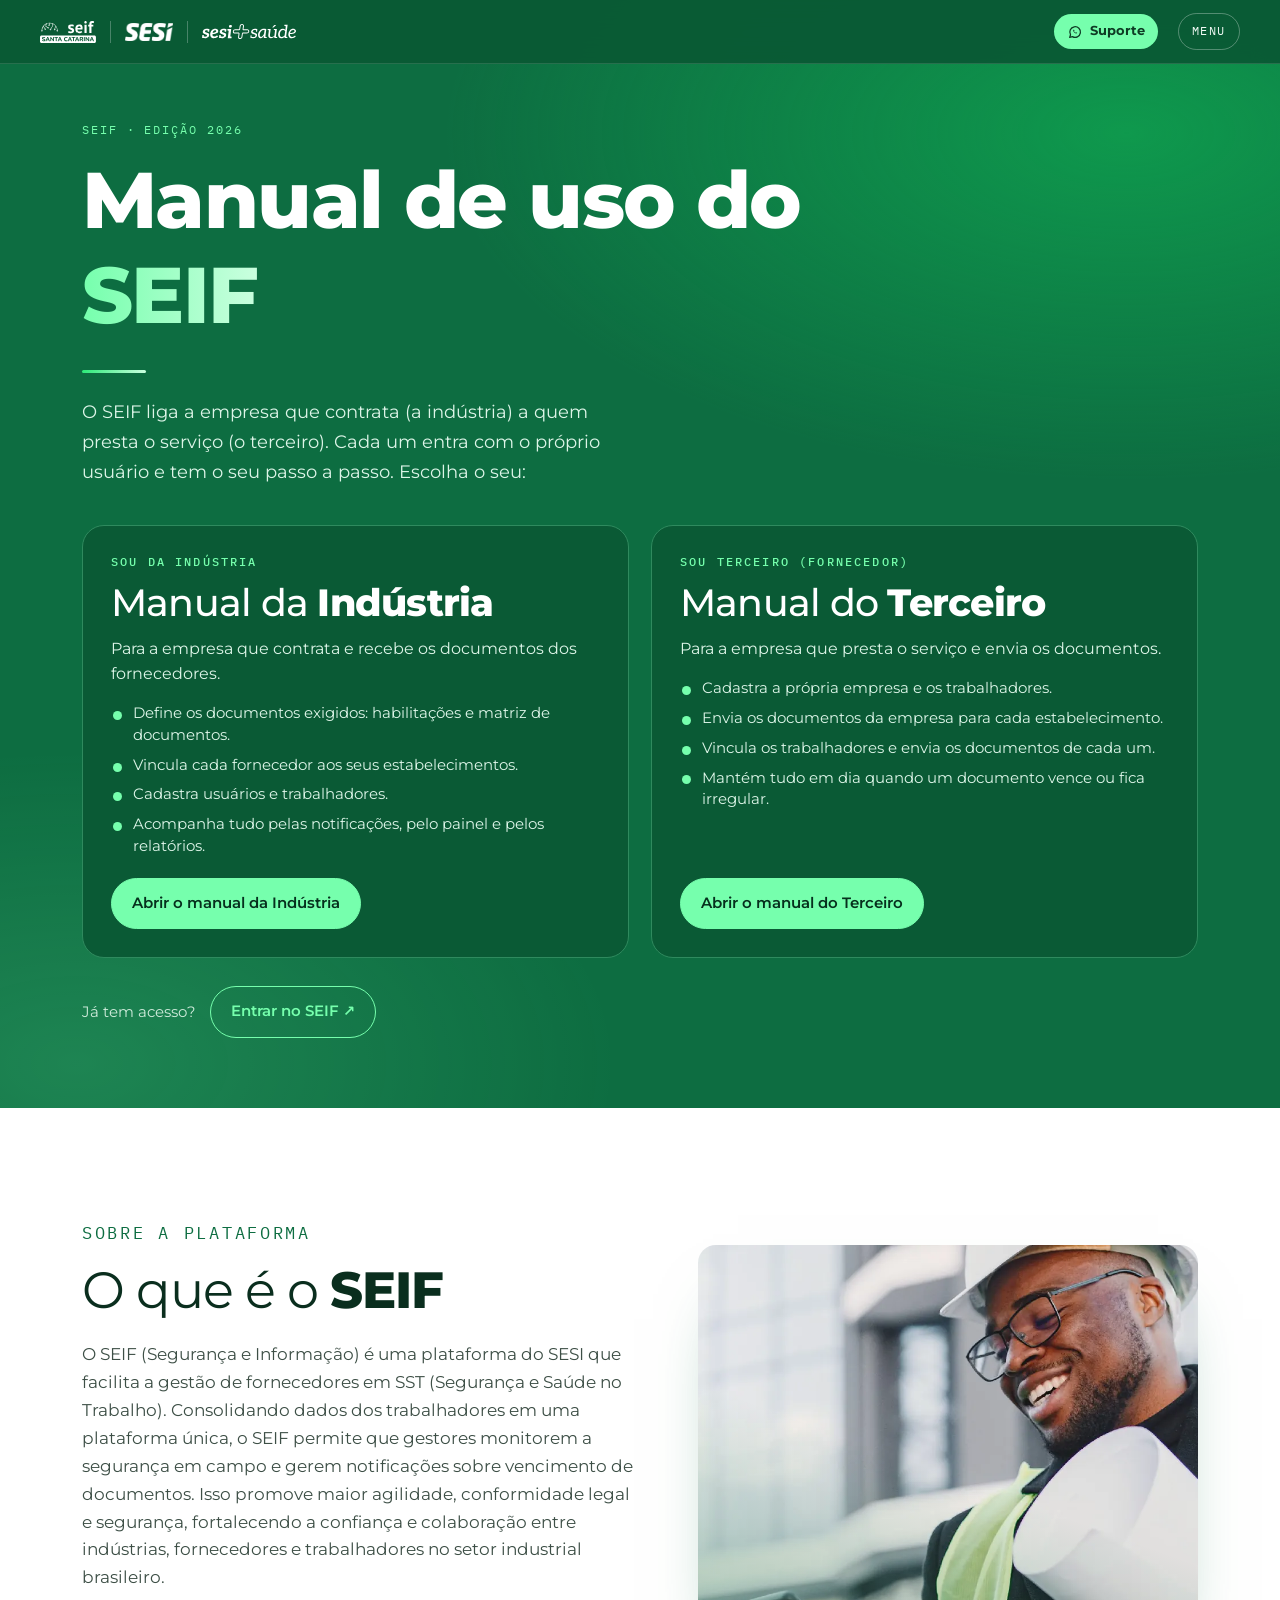
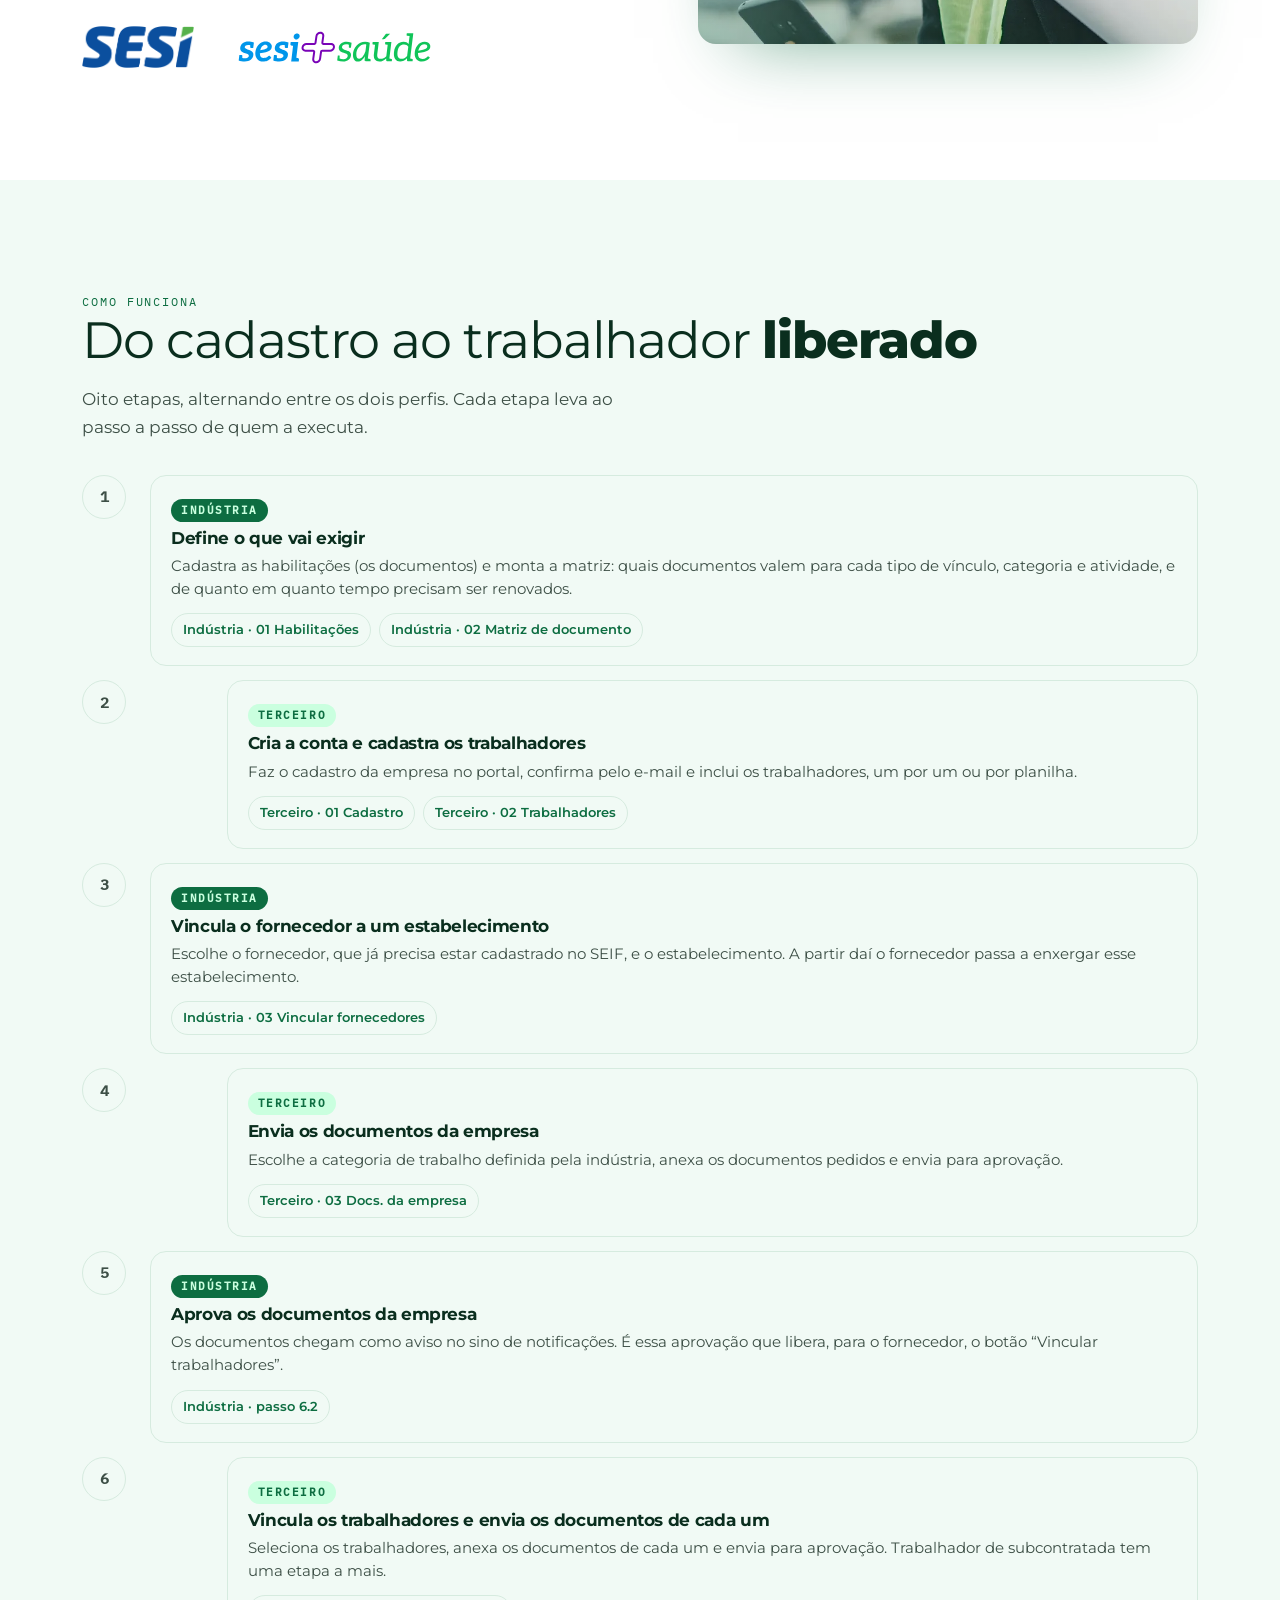
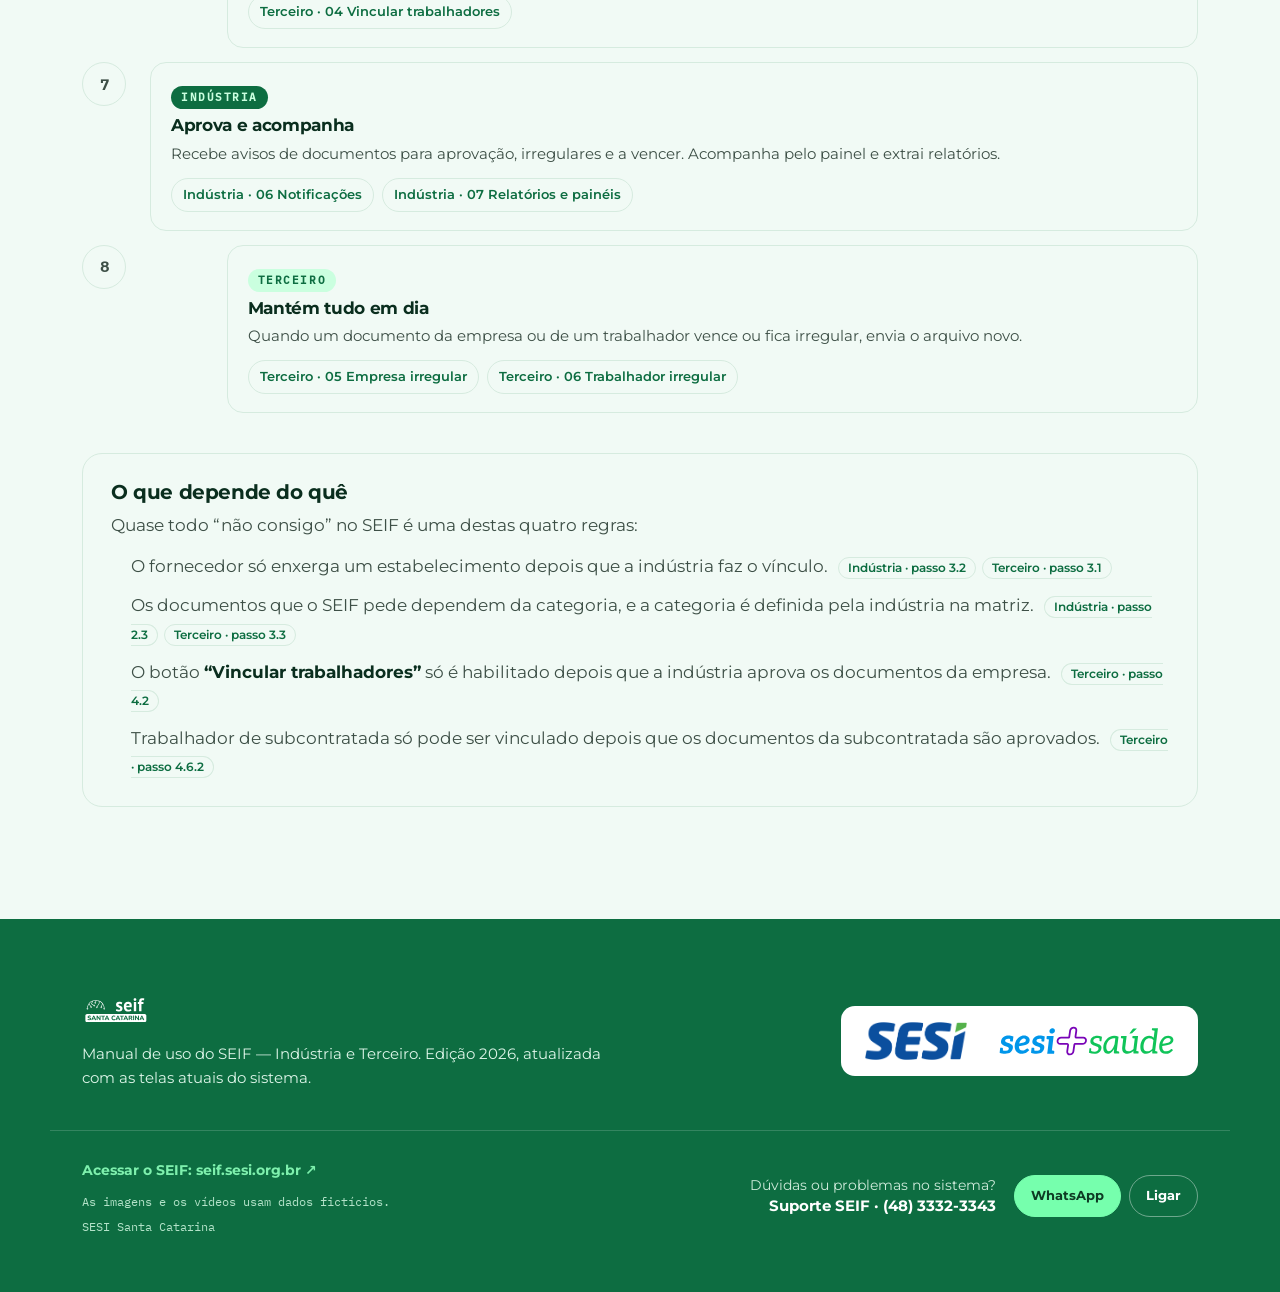
<file: index.html>
<!DOCTYPE html>
<html lang="pt-BR" class="no-js">
<head>
<meta charset="UTF-8">
<meta name="viewport" content="width=device-width, initial-scale=1.0">
<title>Manual SEIF · 2026</title>
<meta name="description" content="Manual de uso do SEIF: escolha o passo a passo da Indústria ou do Terceiro (fornecedor). Edição 2026.">
<meta name="theme-color" content="#0D6D41">
<link rel="icon" href="data:image/svg+xml,%3Csvg xmlns='http://www.w3.org/2000/svg' viewBox='0 0 64 64'%3E%3Crect width='64' height='64' rx='14' fill='%230D6D41'/%3E%3Ctext x='32' y='44' font-family='Arial' font-size='34' font-weight='700' text-anchor='middle' fill='%23CAFFDF'%3ES%3C/text%3E%3C/svg%3E">
<style>
@font-face{font-family:Montserrat;src:url(assets/fonts/montserrat-latin-400-normal.woff2) format('woff2');font-weight:400;font-display:swap}
@font-face{font-family:Montserrat;src:url(assets/fonts/montserrat-latin-500-normal.woff2) format('woff2');font-weight:500;font-display:swap}
@font-face{font-family:Montserrat;src:url(assets/fonts/montserrat-latin-600-normal.woff2) format('woff2');font-weight:600;font-display:swap}
@font-face{font-family:Montserrat;src:url(assets/fonts/montserrat-latin-700-normal.woff2) format('woff2');font-weight:700;font-display:swap}
@font-face{font-family:Montserrat;src:url(assets/fonts/montserrat-latin-800-normal.woff2) format('woff2');font-weight:800;font-display:swap}
@font-face{font-family:'IBM Plex Mono';src:url(assets/fonts/ibm-plex-mono-latin-400-normal.woff2) format('woff2');font-weight:400;font-display:swap}
@font-face{font-family:'IBM Plex Mono';src:url(assets/fonts/ibm-plex-mono-latin-500-normal.woff2) format('woff2');font-weight:500;font-display:swap}
</style>
<link rel="stylesheet" href="assets/css/manual.css">
</head>
<body>
<a class="skip" href="#conteudo">Pular para o conteúdo</a>

<!-- Ícones reutilizados na página -->
<svg width="0" height="0" style="position:absolute" aria-hidden="true">
  <defs>
    <symbol id="i-busca" viewBox="0 0 24 24" fill="none" stroke="currentColor" stroke-width="1.9" stroke-linecap="round"><circle cx="11" cy="11" r="7"/><path d="m20 20-3.6-3.6"/></symbol>
    <symbol id="i-play" viewBox="0 0 24 24"><path fill="currentColor" d="M8 5.6v12.8c0 .8.9 1.3 1.6.9l10-6.4c.6-.4.6-1.4 0-1.8l-10-6.4C8.9 4.3 8 4.8 8 5.6z"/></symbol>
    <symbol id="i-zoom" viewBox="0 0 24 24" fill="none" stroke="currentColor" stroke-width="1.9" stroke-linecap="round"><circle cx="11" cy="11" r="7"/><path d="m20 20-3.6-3.6M11 8v6M8 11h6"/></symbol>
    <symbol id="i-lupa" viewBox="0 0 24 24"><path fill="currentColor" d="M20 19.59V8l-6-6H6c-1.1 0-1.99.9-1.99 2L4 20c0 1.1.89 2 1.99 2H18c.45 0 .85-.15 1.19-.4l-4.43-4.43c-.8.52-1.74.83-2.76.83-2.76 0-5-2.24-5-5s2.24-5 5-5 5 2.24 5 5c0 1.02-.31 1.96-.83 2.75L20 19.59zM9 13c0 1.66 1.34 3 3 3s3-1.34 3-3-1.34-3-3-3-3 1.34-3 3z"/></symbol>
    <symbol id="i-bloqueado" viewBox="0 0 24 24"><path fill="currentColor" d="M12 2C6.48 2 2 6.48 2 12s4.48 10 10 10 10-4.48 10-10S17.52 2 12 2zM4 12c0-4.42 3.58-8 8-8 1.85 0 3.55.63 4.9 1.69L5.69 16.9C4.63 15.55 4 13.85 4 12zm8 8c-1.85 0-3.55-.63-4.9-1.69L18.31 7.1C19.37 8.45 20 10.15 20 12c0 4.42-3.58 8-8 8z"/></symbol>
    <symbol id="i-grupo" viewBox="0 0 24 24"><path fill="currentColor" d="M16 11c1.66 0 2.99-1.34 2.99-3S17.66 5 16 5c-1.66 0-3 1.34-3 3s1.34 3 3 3zm-8 0c1.66 0 2.99-1.34 2.99-3S9.66 5 8 5C6.34 5 5 6.34 5 8s1.34 3 3 3zm0 2c-2.33 0-7 1.17-7 3.5V19h14v-2.5c0-2.33-4.67-3.5-7-3.5zm8 0c-.29 0-.62.02-.97.05 1.16.84 1.97 1.97 1.97 3.45V19h6v-2.5c0-2.33-4.67-3.5-7-3.5z"/></symbol>
  </defs>
</svg>

<header class="bar">
  <div class="bar__in">
    <div class="marks"><a class="mark" href="#inicio" aria-label="SEIF — voltar ao início"><i class="lg lg--seif" data-lg="logo_w" role="img" aria-label="SEIF Santa Catarina"></i></a><b class="marks__sep" aria-hidden="true"></b><i class="lg lg--sesi" data-lg="logo_sesi" role="img" aria-label="SESI"></i><b class="marks__sep" aria-hidden="true"></b><i class="lg lg--saude" data-lg="logo_saude" role="img" aria-label="sesi+saúde"></i><span class="mark__name">Manual de uso</span></div>
    <nav class="bar__nav" id="menu" aria-label="Seções">
      <a href="#manuais">Escolha o manual</a>
      <a href="#ciclo">Como funciona</a>
      <a href="industria.html">Indústria</a>
      <a href="terceiro.html">Terceiro</a>
    </nav>
    <a class="bar__sup" href="https://wa.me/554833323343?text=Ol%C3%A1%21%20Vim%20pelo%20manual%20do%20SEIF%20e%20preciso%20de%20ajuda%20com%3A" target="_blank" rel="noopener" title="Falar com o suporte SEIF no WhatsApp: (48) 3332-3343" aria-label="Suporte SEIF no WhatsApp"><svg aria-hidden="true" viewBox="0 0 24 24"><path d="M4 20l1.3-3.9A8 8 0 1 1 8.2 19z" fill="none" stroke="currentColor" stroke-width="1.9" stroke-linejoin="round"/><path d="M9.2 9.3c.2 2.4 2.6 4.8 5 5l1.1-1.2-1.8-.9-.8.8c-.9-.4-1.8-1.3-2.2-2.2l.8-.8-.9-1.8z" fill="currentColor"/></svg><span>Suporte</span></a>
    <button class="bar__menu" type="button" aria-expanded="false" aria-controls="menu">Menu</button>
  </div>
  <i class="bar__progress" aria-hidden="true"></i>
</header>
<main id="conteudo">
  <section class="sec dark hero home-hero" id="inicio" data-title="Início" aria-label="Apresentação">
    <div class="wrap">
      <p class="eyebrow">SEIF · Edição 2026</p>
      <h1><span class="rv"><span>Manual</span></span> <span class="rv"><span>de</span></span> <span class="rv"><span>uso</span></span> <span class="rv"><span>do</span></span> <span class="rv"><span><em>SEIF</em></span></span></h1>
      <div class="hero__rule"></div>
      <p class="hero__lede">O SEIF liga a empresa que contrata (a indústria) a quem presta o serviço (o terceiro). Cada um entra com o próprio usuário e tem o seu passo a passo. Escolha o seu:</p>
      <div class="choose" id="manuais">
        <a class="pick up" href="industria.html">
          <span class="pick__tag">Sou da indústria</span>
          <h2>Manual da <b>Indústria</b></h2>
          <p>Para a empresa que contrata e recebe os documentos dos fornecedores.</p>
          <ul><li>Define os documentos exigidos: habilitações e matriz de documentos.</li><li>Vincula cada fornecedor aos seus estabelecimentos.</li><li>Cadastra usuários e trabalhadores.</li><li>Acompanha tudo pelas notificações, pelo painel e pelos relatórios.</li></ul>
          <span class="btn btn--solid">Abrir o manual da Indústria</span>
        </a>
        <a class="pick up" href="terceiro.html">
          <span class="pick__tag">Sou terceiro (fornecedor)</span>
          <h2>Manual do <b>Terceiro</b></h2>
          <p>Para a empresa que presta o serviço e envia os documentos.</p>
          <ul><li>Cadastra a própria empresa e os trabalhadores.</li><li>Envia os documentos da empresa para cada estabelecimento.</li><li>Vincula os trabalhadores e envia os documentos de cada um.</li><li>Mantém tudo em dia quando um documento vence ou fica irregular.</li></ul>
          <span class="btn btn--solid">Abrir o manual do Terceiro</span>
        </a>
      </div>
      <p class="home-seif up">Já tem acesso? <a class="btn btn--seif" href="https://seif.sesi.org.br/login" target="_blank" rel="noopener">Entrar no SEIF ↗</a></p>
    </div>
  </section>
  <section class="sec" id="sobre" data-title="O que é o SEIF">
    <div class="wrap">
      <div class="about">
        <div class="up">
          <p class="eyebrow">Sobre a plataforma</p>
          <h2>O que é o <b>SEIF</b></h2>
          <p>O SEIF (Segurança e Informação) é uma plataforma do SESI que facilita a gestão de fornecedores em SST (Segurança e Saúde no Trabalho). Consolidando dados dos trabalhadores em uma plataforma única, o SEIF permite que gestores monitorem a segurança em campo e gerem notificações sobre vencimento de documentos. Isso promove maior agilidade, conformidade legal e segurança, fortalecendo a confiança e colaboração entre indústrias, fornecedores e trabalhadores no setor industrial brasileiro.</p>
          <div class="brands"><img class="brands__sesi" data-img="logo_sesi" alt="SESI" width="470" height="176" loading="lazy" decoding="async"><img class="brands__saude" data-img="logo_saude" alt="SESI Saúde" width="553" height="95" loading="lazy" decoding="async"></div>
        </div>
        <figure class="photo up"><img data-img="capa" alt="Trabalhador da indústria consultando o celular" width="1100" height="699" loading="lazy"></figure>
      </div>
      </div>
  </section>
  <section class="sec soft" id="ciclo" data-title="Como funciona">
    <div class="wrap">
      <div class="up"><p class="eyebrow">Como funciona</p><h2>Do cadastro ao trabalhador <b>liberado</b></h2><p class="chap__lede" style="color:var(--ink-2)">Oito etapas, alternando entre os dois perfis. Cada etapa leva ao passo a passo de quem a executa.</p></div>
      <ol class="flow">
        <li class="i up"><span class="flow__n" aria-hidden="true">1</span><div class="flow__card"><span class="tag tag--i">Indústria</span><h3><span class="vh">Etapa 1: </span>Define o que vai exigir</h3><p>Cadastra as habilitações (os documentos) e monta a matriz: quais documentos valem para cada tipo de vínculo, categoria e atividade, e de quanto em quanto tempo precisam ser renovados.</p><p class="chips"><a class="chip chip--i" href="industria.html#habilitar">Indústria · 01 Habilitações</a><a class="chip chip--i" href="industria.html#matriz">Indústria · 02 Matriz de documento</a></p></div></li>
        <li class="f up"><span class="flow__n" aria-hidden="true">2</span><div class="flow__card"><span class="tag tag--f">Terceiro</span><h3><span class="vh">Etapa 2: </span>Cria a conta e cadastra os trabalhadores</h3><p>Faz o cadastro da empresa no portal, confirma pelo e-mail e inclui os trabalhadores, um por um ou por planilha.</p><p class="chips"><a class="chip chip--f" href="terceiro.html#cadastro">Terceiro · 01 Cadastro</a><a class="chip chip--f" href="terceiro.html#trabalhadores">Terceiro · 02 Trabalhadores</a></p></div></li>
        <li class="i up"><span class="flow__n" aria-hidden="true">3</span><div class="flow__card"><span class="tag tag--i">Indústria</span><h3><span class="vh">Etapa 3: </span>Vincula o fornecedor a um estabelecimento</h3><p>Escolhe o fornecedor, que já precisa estar cadastrado no SEIF, e o estabelecimento. A partir daí o fornecedor passa a enxergar esse estabelecimento.</p><p class="chips"><a class="chip chip--i" href="industria.html#fornecedores">Indústria · 03 Vincular fornecedores</a></p></div></li>
        <li class="f up"><span class="flow__n" aria-hidden="true">4</span><div class="flow__card"><span class="tag tag--f">Terceiro</span><h3><span class="vh">Etapa 4: </span>Envia os documentos da empresa</h3><p>Escolhe a categoria de trabalho definida pela indústria, anexa os documentos pedidos e envia para aprovação.</p><p class="chips"><a class="chip chip--f" href="terceiro.html#documentos-empresa">Terceiro · 03 Docs. da empresa</a></p></div></li>
        <li class="i up"><span class="flow__n" aria-hidden="true">5</span><div class="flow__card"><span class="tag tag--i">Indústria</span><h3><span class="vh">Etapa 5: </span>Aprova os documentos da empresa</h3><p>Os documentos chegam como aviso no sino de notificações. É essa aprovação que libera, para o fornecedor, o botão “Vincular trabalhadores”.</p><p class="chips"><a class="chip chip--i" href="industria.html#passo-6-2">Indústria · passo 6.2</a></p></div></li>
        <li class="f up"><span class="flow__n" aria-hidden="true">6</span><div class="flow__card"><span class="tag tag--f">Terceiro</span><h3><span class="vh">Etapa 6: </span>Vincula os trabalhadores e envia os documentos de cada um</h3><p>Seleciona os trabalhadores, anexa os documentos de cada um e envia para aprovação. Trabalhador de subcontratada tem uma etapa a mais.</p><p class="chips"><a class="chip chip--f" href="terceiro.html#vincular">Terceiro · 04 Vincular trabalhadores</a></p></div></li>
        <li class="i up"><span class="flow__n" aria-hidden="true">7</span><div class="flow__card"><span class="tag tag--i">Indústria</span><h3><span class="vh">Etapa 7: </span>Aprova e acompanha</h3><p>Recebe avisos de documentos para aprovação, irregulares e a vencer. Acompanha pelo painel e extrai relatórios.</p><p class="chips"><a class="chip chip--i" href="industria.html#notificacoes">Indústria · 06 Notificações</a><a class="chip chip--i" href="industria.html#relatorios">Indústria · 07 Relatórios e painéis</a></p></div></li>
        <li class="f up"><span class="flow__n" aria-hidden="true">8</span><div class="flow__card"><span class="tag tag--f">Terceiro</span><h3><span class="vh">Etapa 8: </span>Mantém tudo em dia</h3><p>Quando um documento da empresa ou de um trabalhador vence ou fica irregular, envia o arquivo novo.</p><p class="chips"><a class="chip chip--f" href="terceiro.html#irregular-empresa">Terceiro · 05 Empresa irregular</a><a class="chip chip--f" href="terceiro.html#irregular-trabalhadores">Terceiro · 06 Trabalhador irregular</a></p></div></li>
      </ol>
      <div class="rules up">
        <h3>O que depende do quê</h3>
        <p>Quase todo “não consigo” no SEIF é uma destas quatro regras:</p>
        <ul>
          <li>O fornecedor só enxerga um estabelecimento depois que a indústria faz o vínculo. <a class="chip chip--i" href="industria.html#passo-3-2">Indústria · passo 3.2</a><a class="chip chip--f" href="terceiro.html#passo-3-1">Terceiro · passo 3.1</a></li>
          <li>Os documentos que o SEIF pede dependem da categoria, e a categoria é definida pela indústria na matriz. <a class="chip chip--i" href="industria.html#passo-2-3">Indústria · passo 2.3</a><a class="chip chip--f" href="terceiro.html#passo-3-3">Terceiro · passo 3.3</a></li>
          <li>O botão <b>“Vincular trabalhadores”</b> só é habilitado depois que a indústria aprova os documentos da empresa. <a class="chip chip--f" href="terceiro.html#passo-4-2">Terceiro · passo 4.2</a></li>
          <li>Trabalhador de subcontratada só pode ser vinculado depois que os documentos da subcontratada são aprovados. <a class="chip chip--f" href="terceiro.html#passo-4-6-2">Terceiro · passo 4.6.2</a></li>
        </ul>
      </div>
    </div>
  </section>
</main>


<footer class="sec dark foot">
  <div class="wrap foot__in">
    <div>
      <img data-img="logo_w" data-now alt="SEIF Santa Catarina" width="101" height="36">
      <p>Manual de uso do SEIF — Indústria e Terceiro. Edição 2026, atualizada com as telas atuais do sistema.</p>
    </div>
    <div class="foot__brands"><img class="brands__sesi" data-img="logo_sesi" alt="SESI" width="470" height="176" loading="lazy" decoding="async"><img class="brands__saude" data-img="logo_saude" alt="SESI Saúde" width="553" height="95" loading="lazy" decoding="async"></div>
  </div>
  <div class="wrap foot__base">
    <div class="foot__notes"><a class="foot__seif" href="https://seif.sesi.org.br/login" target="_blank" rel="noopener">Acessar o SEIF: seif.sesi.org.br ↗</a><small>As imagens e os vídeos usam dados fictícios.</small><small>SESI Santa Catarina</small></div>
    <div class="foot__sup">
      <span class="foot__sup-t">Dúvidas ou problemas no sistema?<b>Suporte SEIF · (48) 3332-3343</b></span>
      <span class="foot__sup-b"><a class="foot__btn foot__btn--wa" href="https://wa.me/554833323343?text=Ol%C3%A1%21%20Vim%20pelo%20manual%20do%20SEIF%20e%20preciso%20de%20ajuda%20com%3A" target="_blank" rel="noopener">WhatsApp</a><a class="foot__btn" href="tel:+554833323343">Ligar</a></span>
    </div>
  </div>
</footer>

<script>window.IMAGENS = {"logo_w": "assets/img/comum/logo_w.svg", "logo_sesi": "assets/img/comum/logo_sesi.webp", "logo_saude": "assets/img/comum/logo_saude.svg", "capa": "assets/img/comum/capa.webp"};
window.SUGESTOES = [];</script>
<script src="assets/js/manual.js"></script>
</body>
</html>
</file>
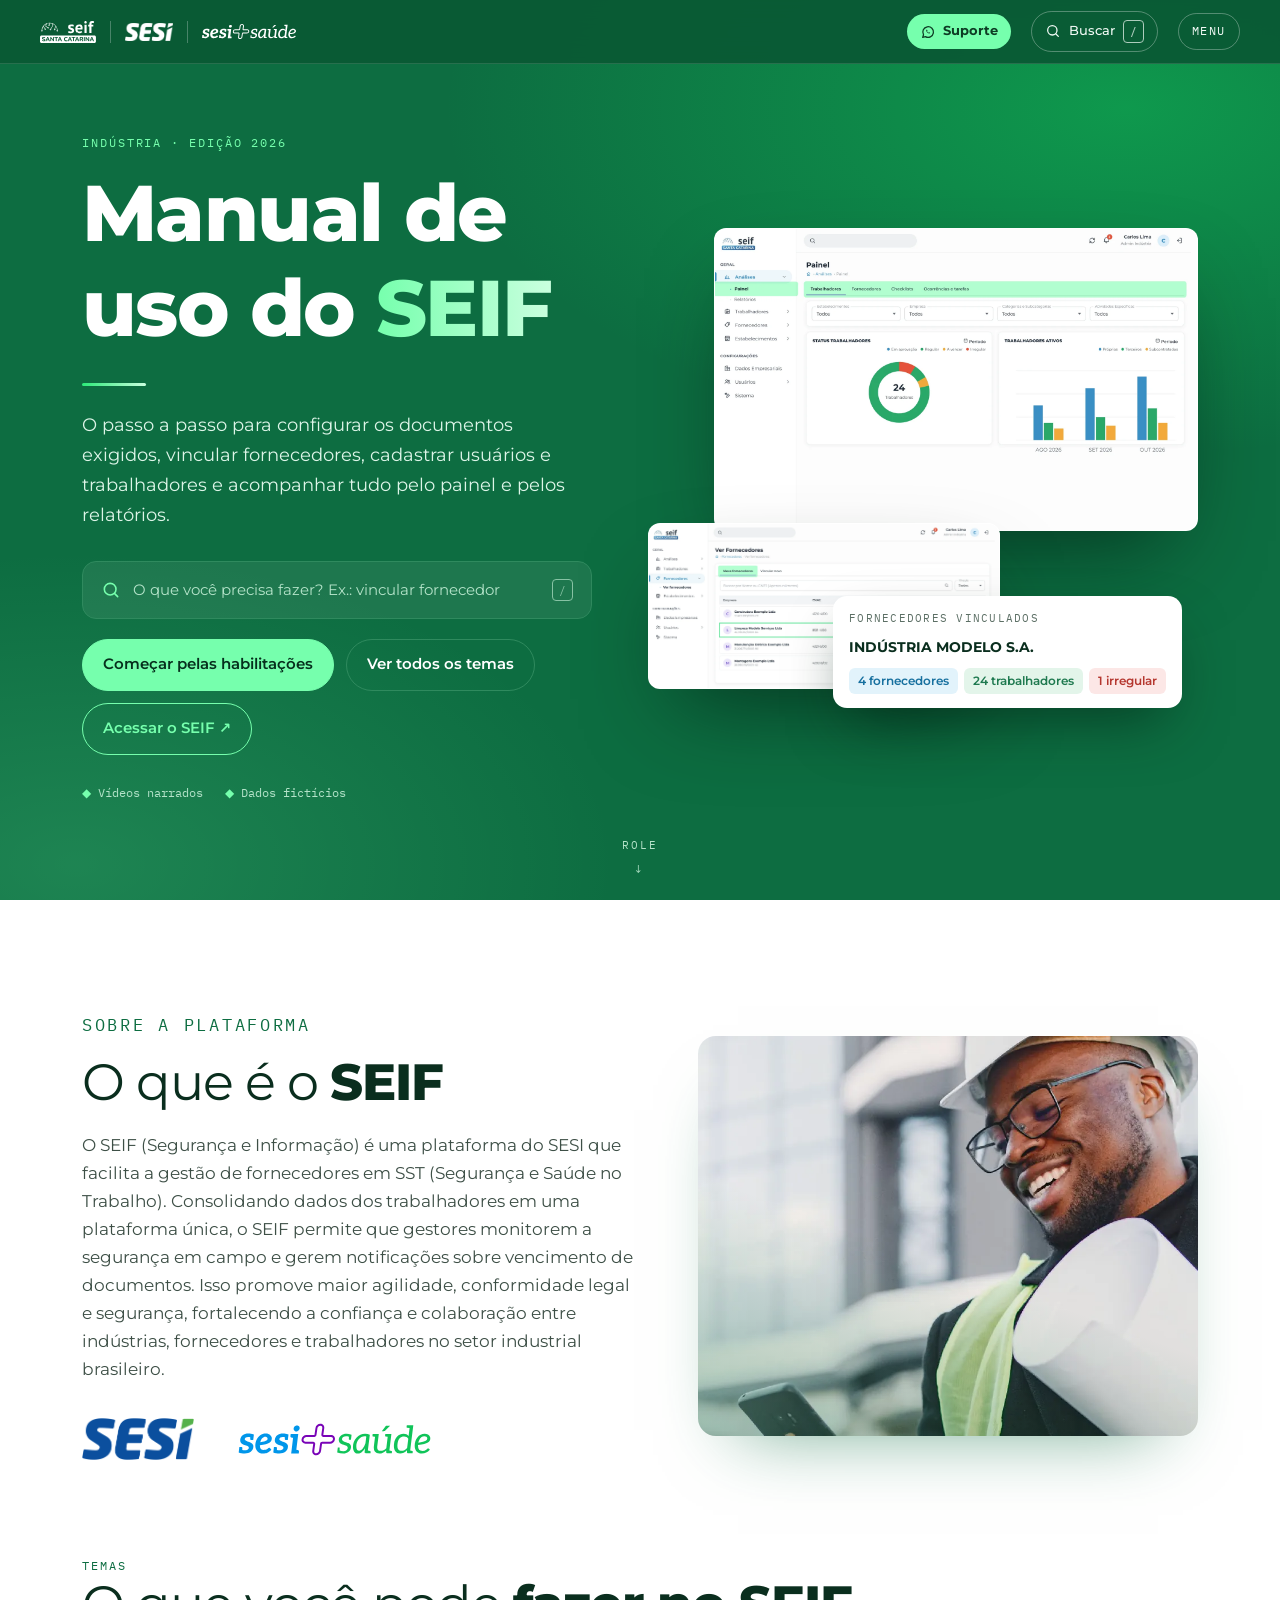
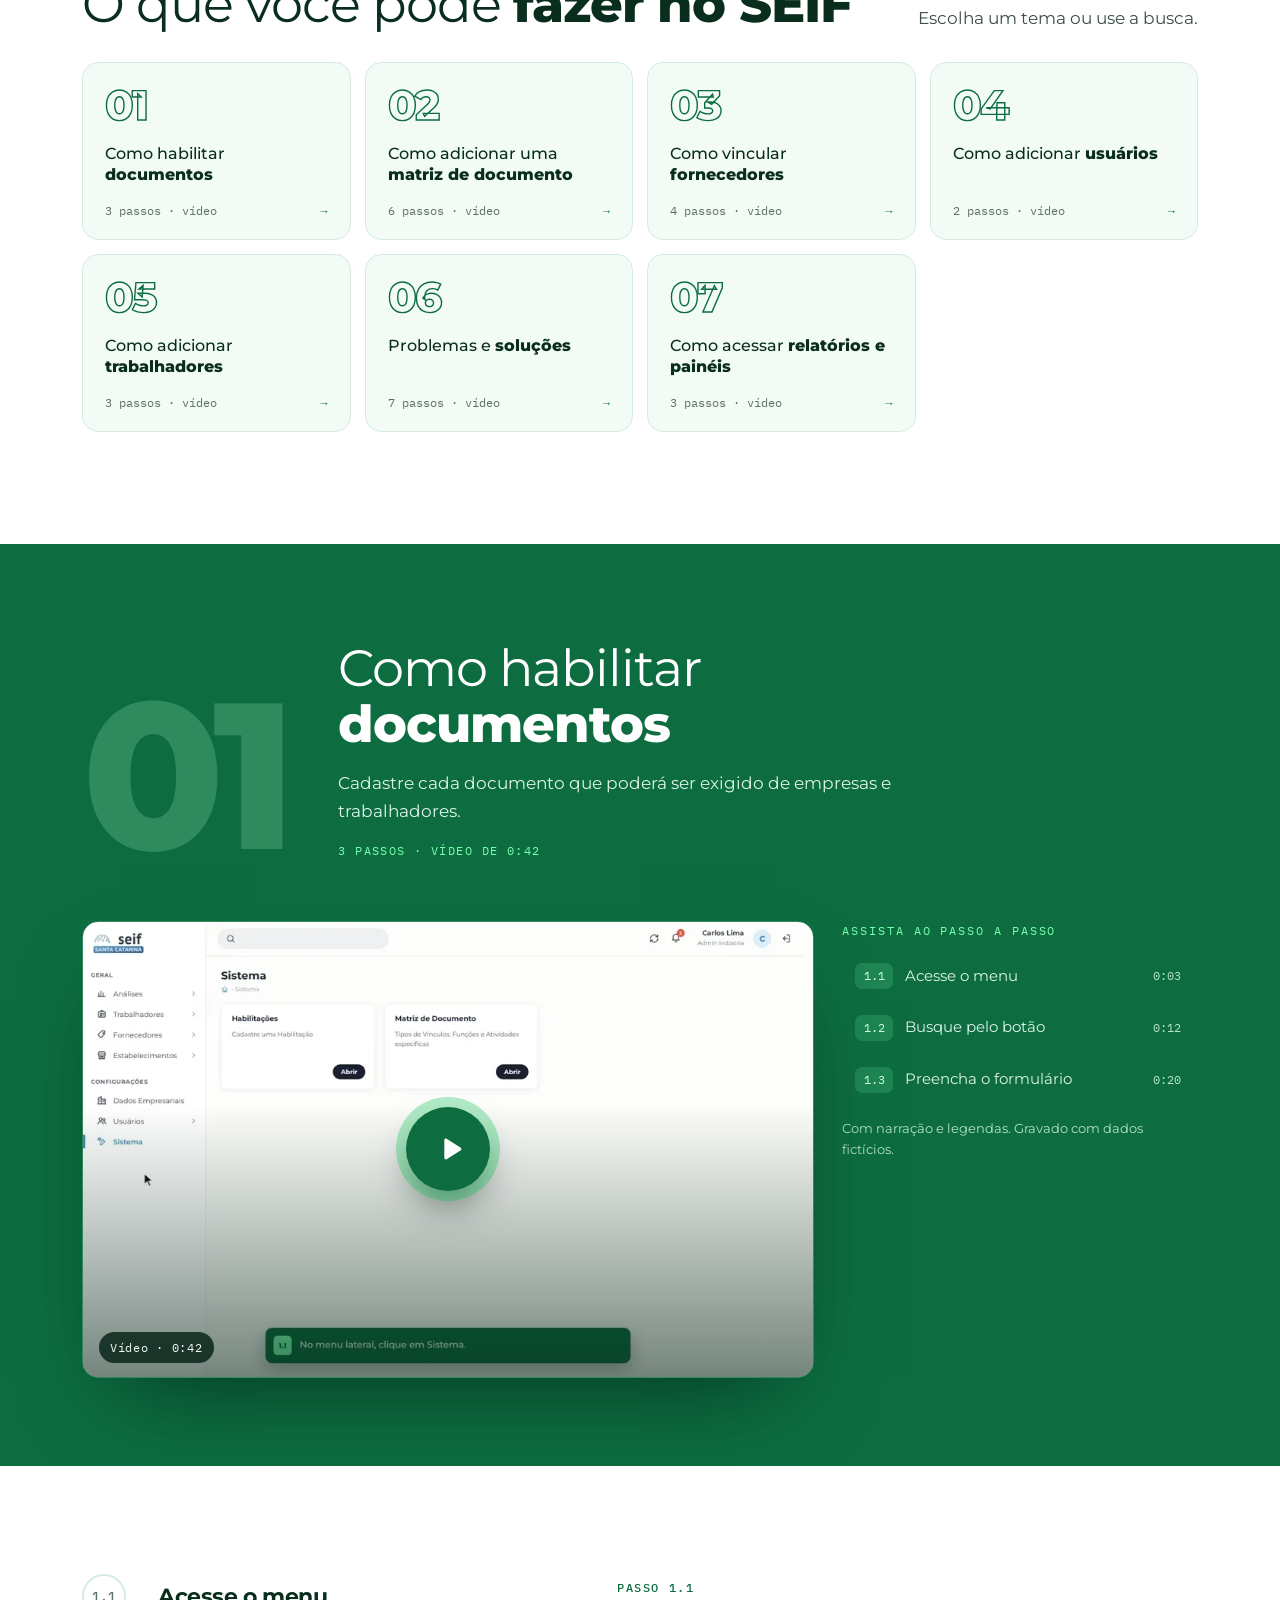
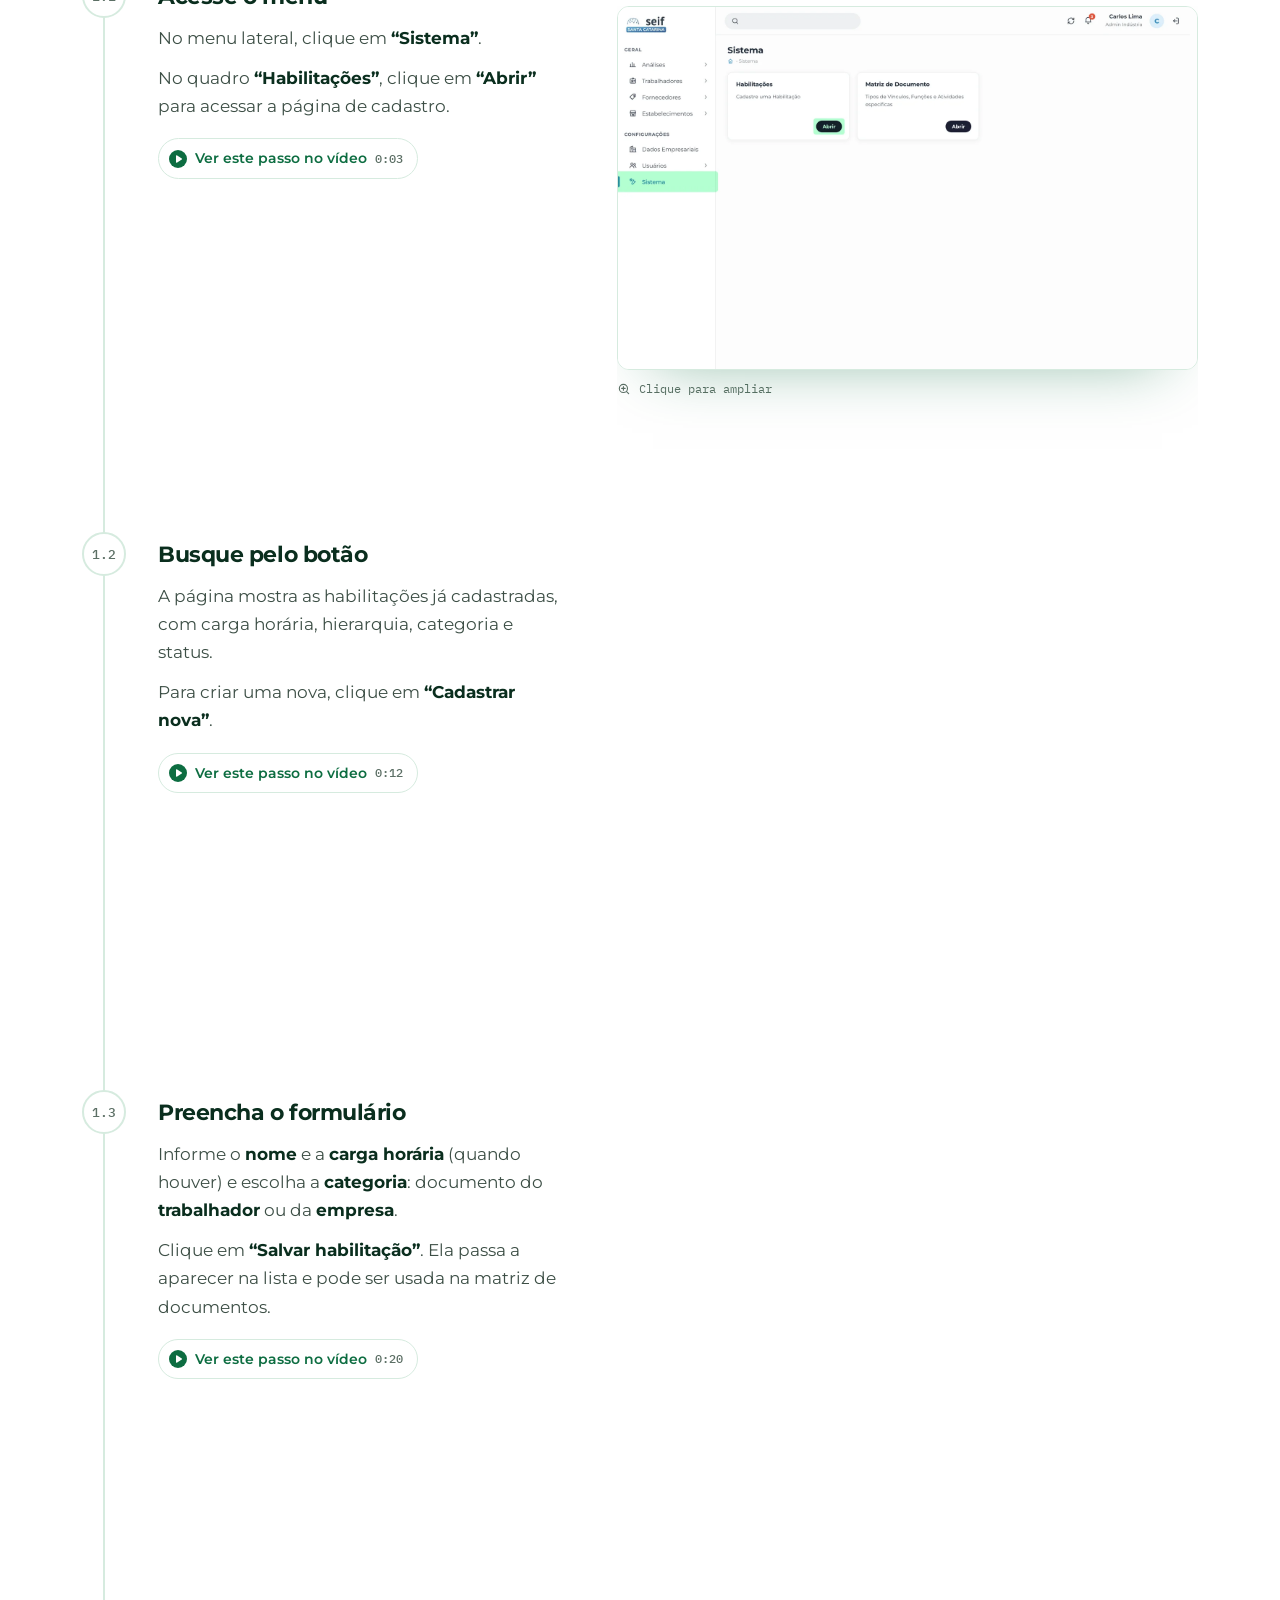
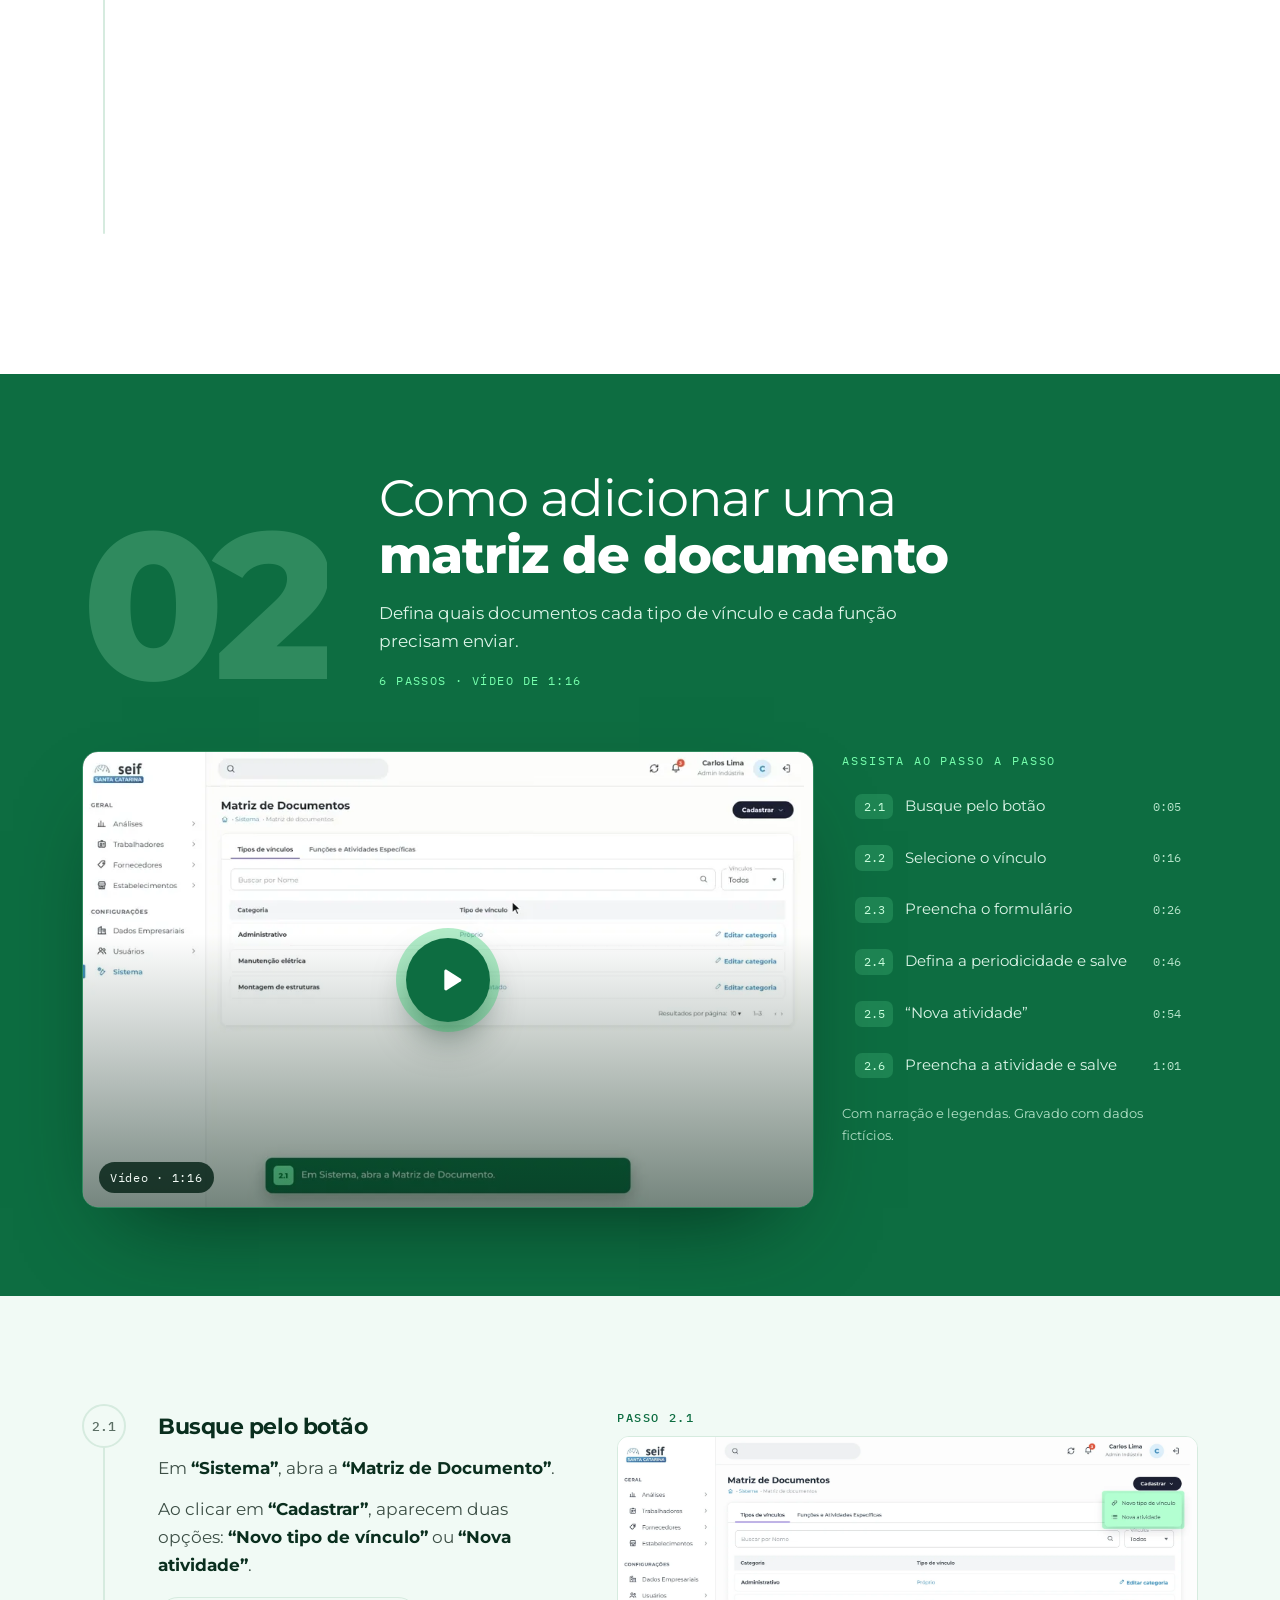
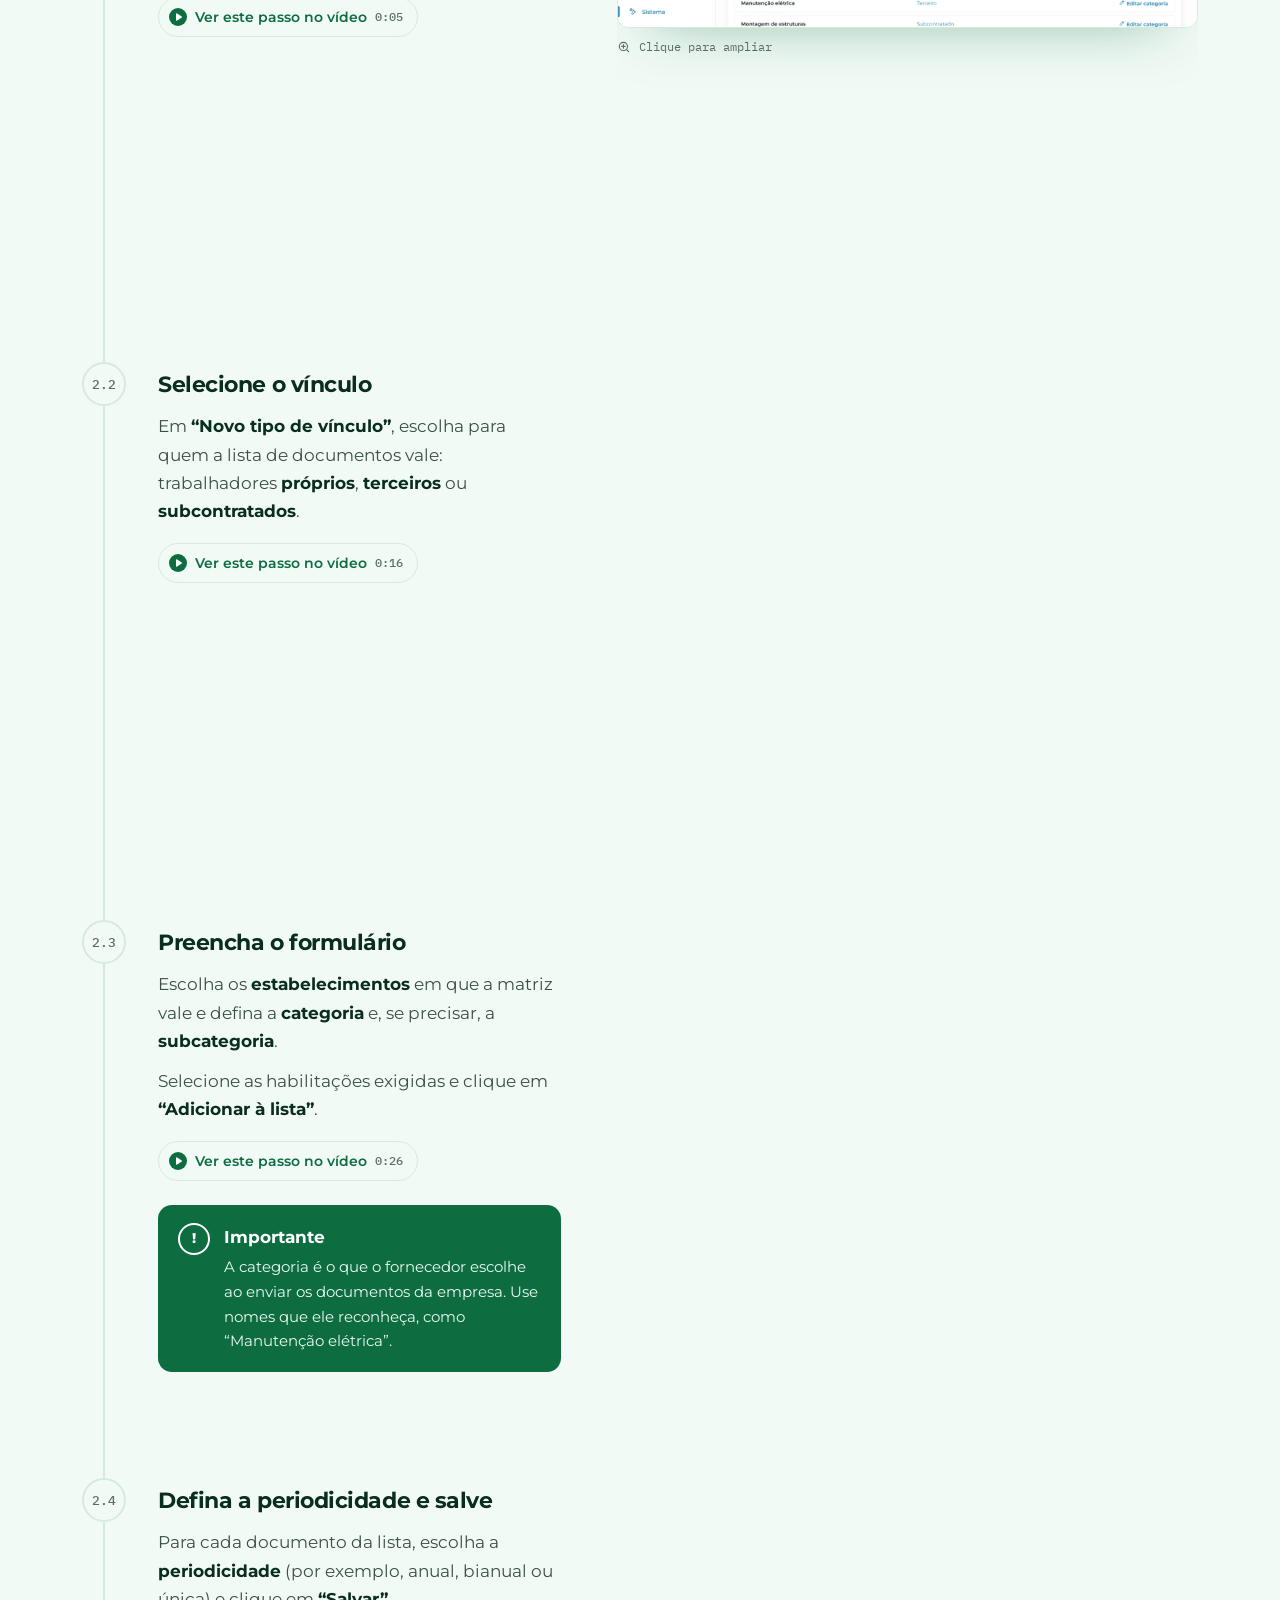
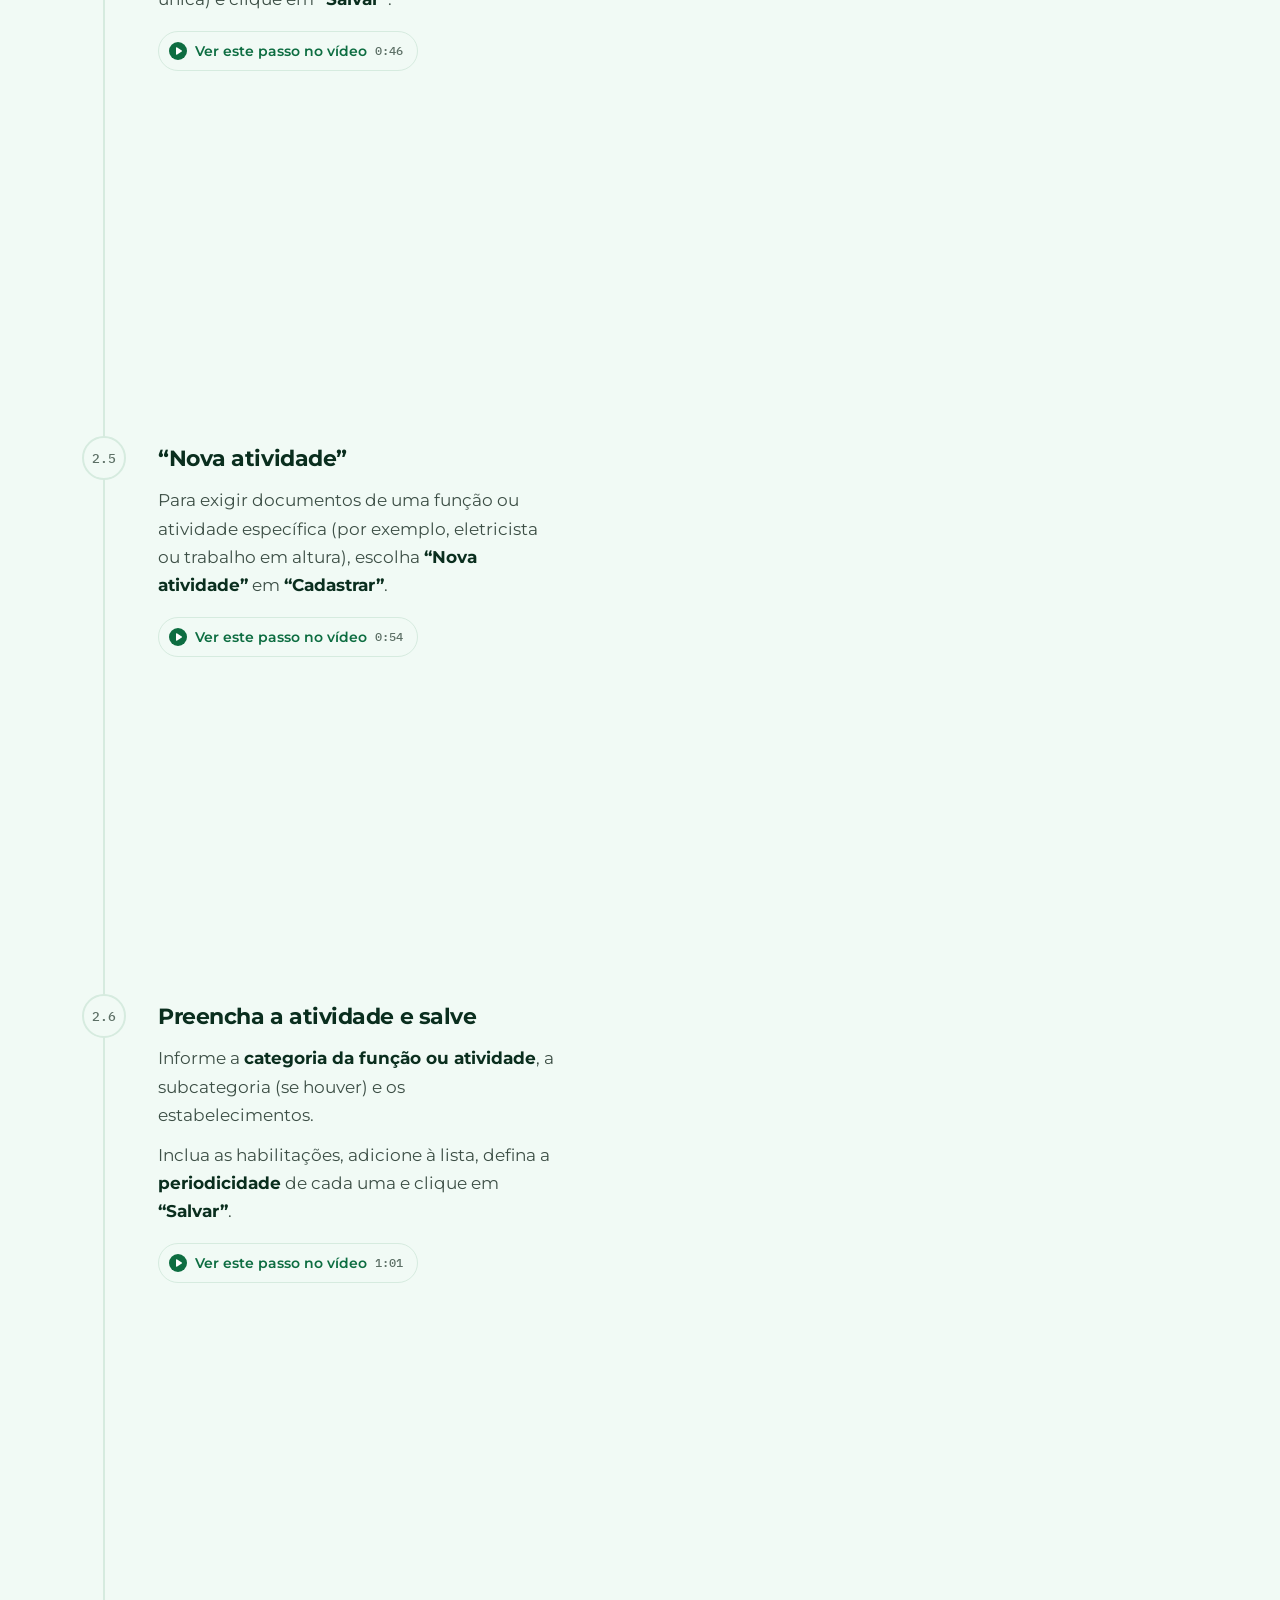
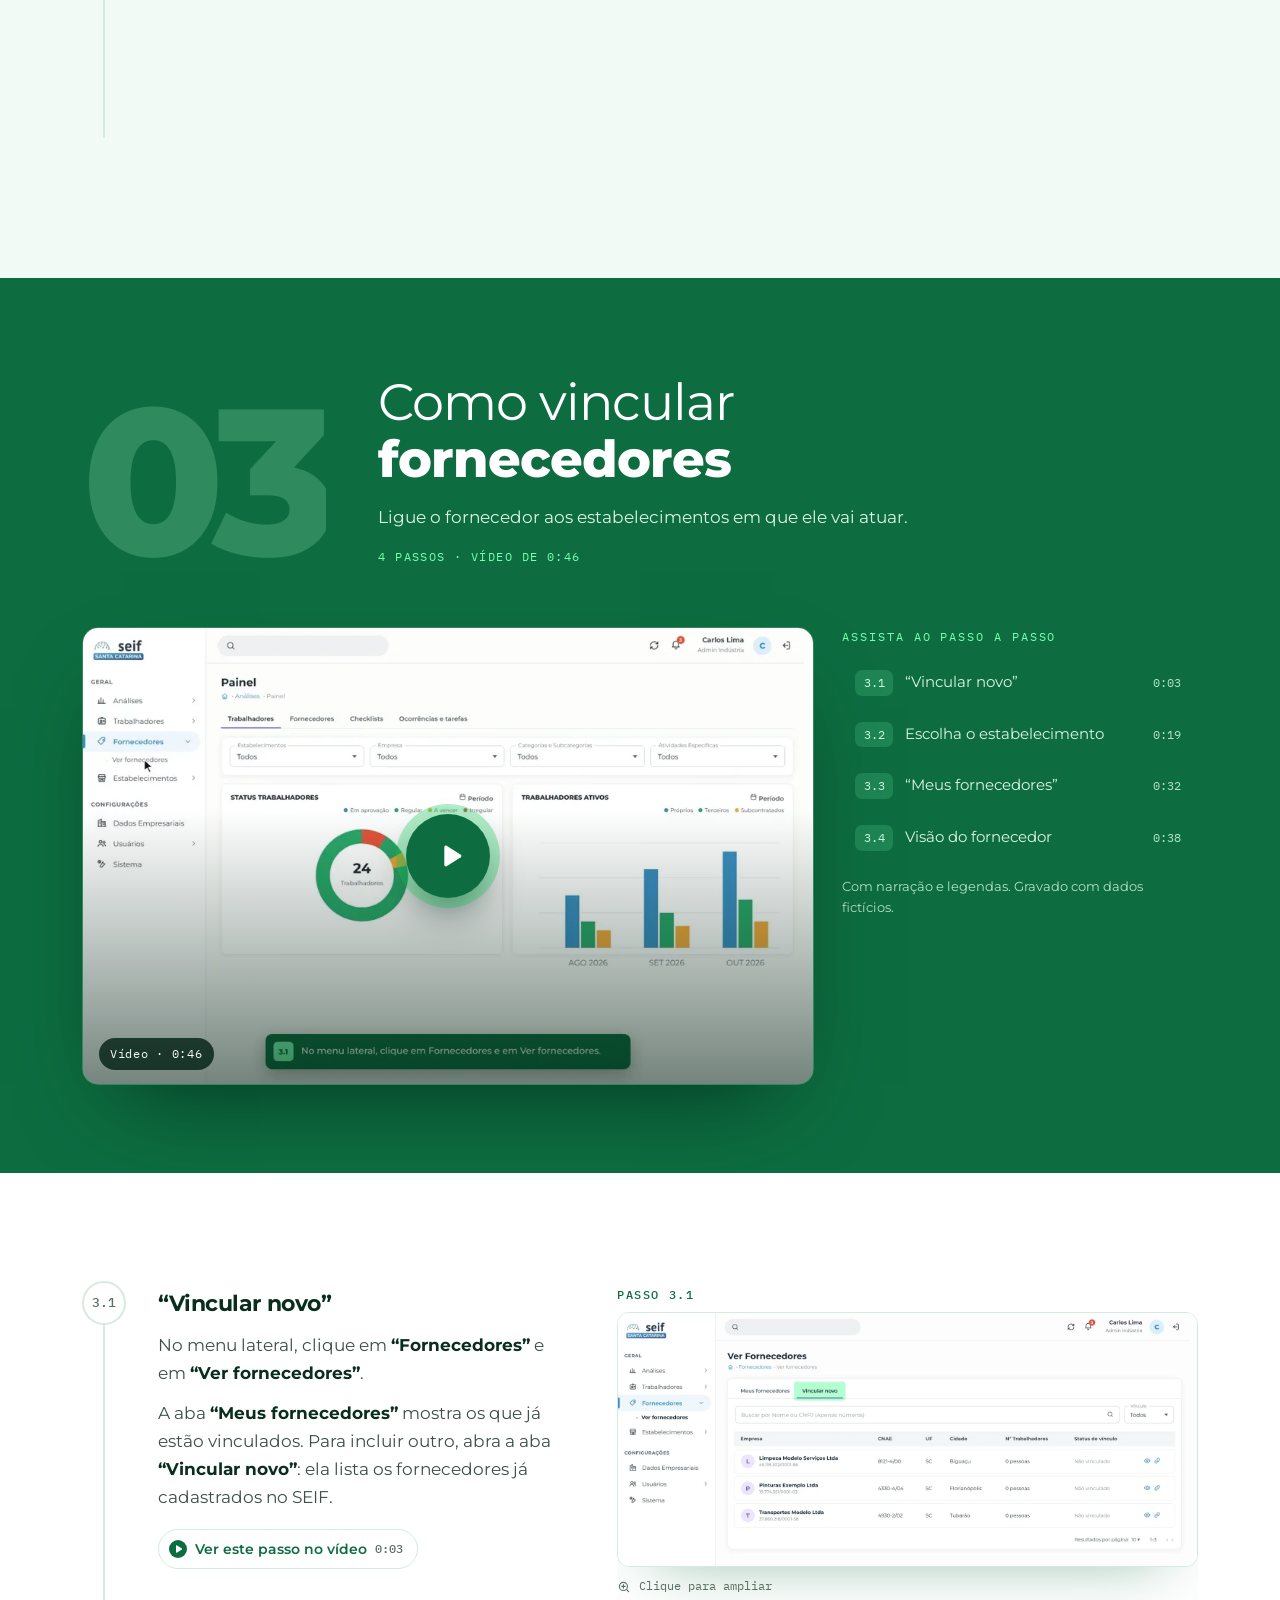
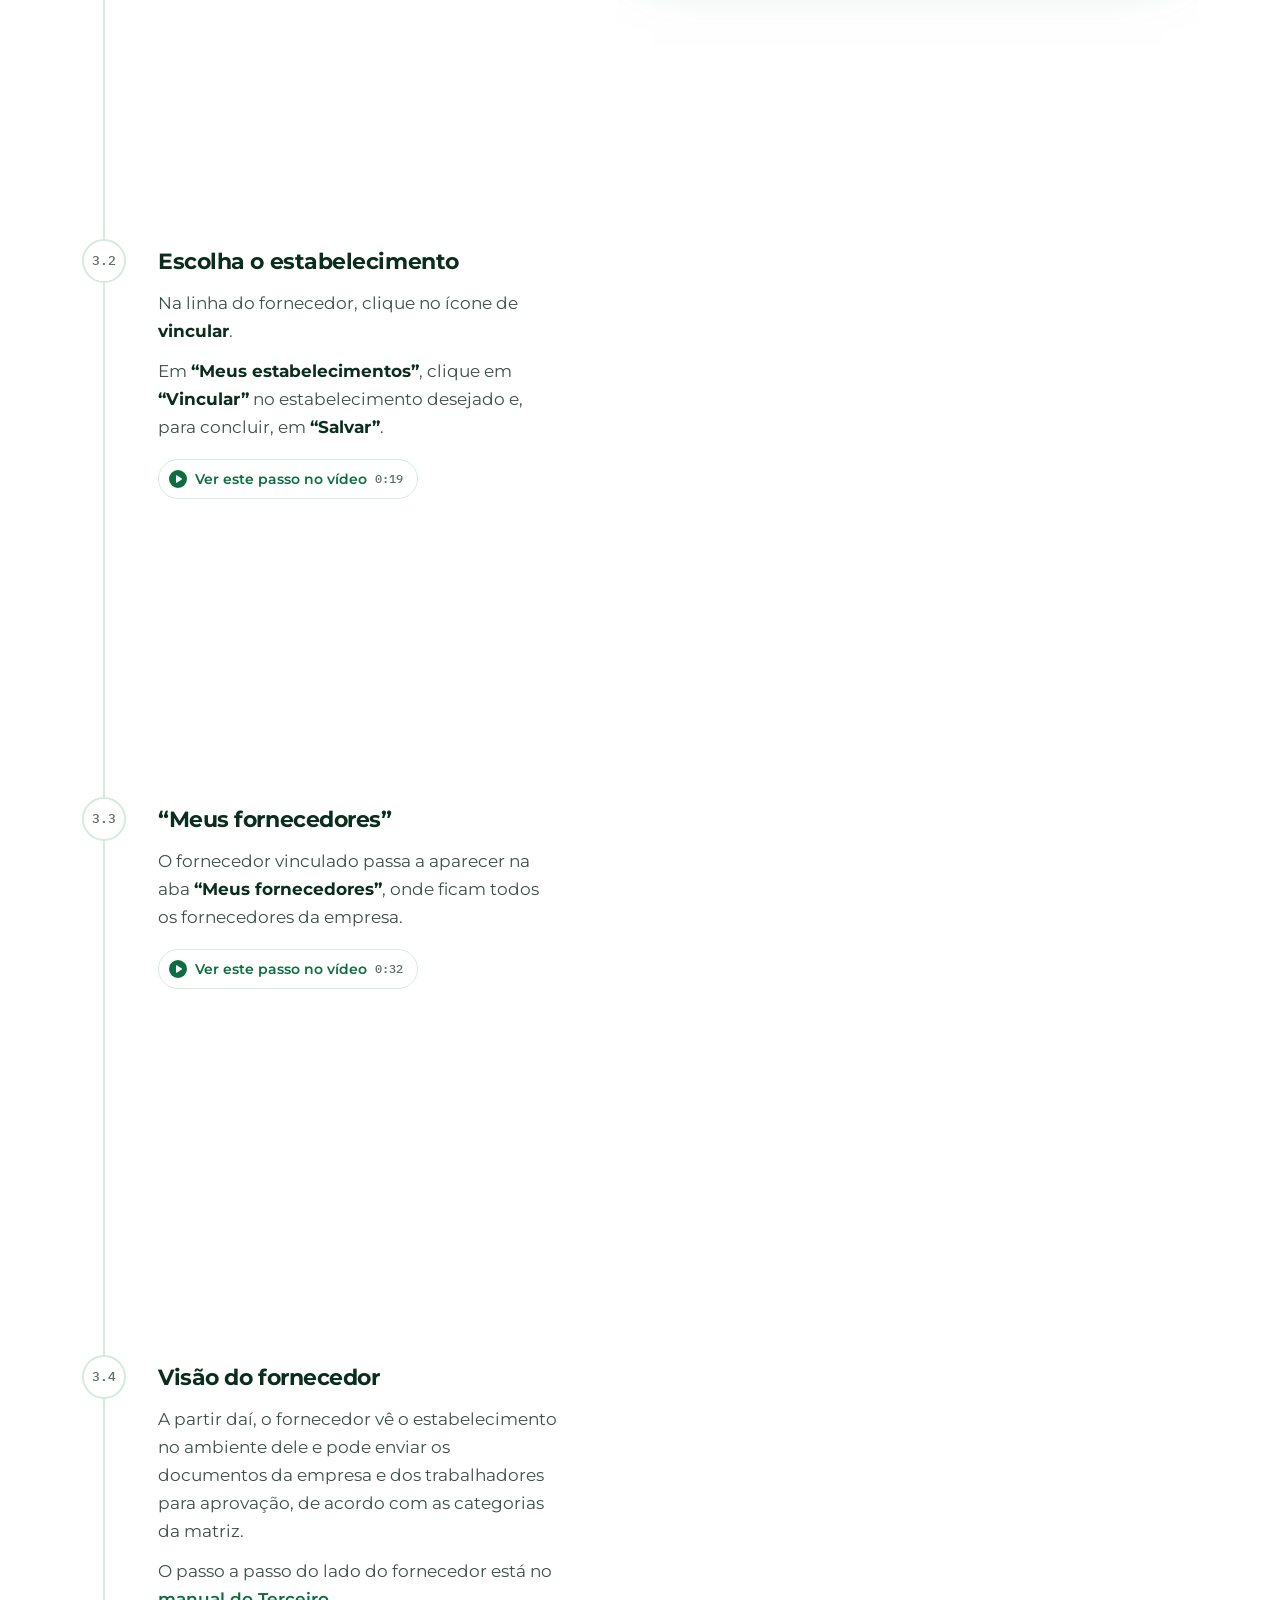
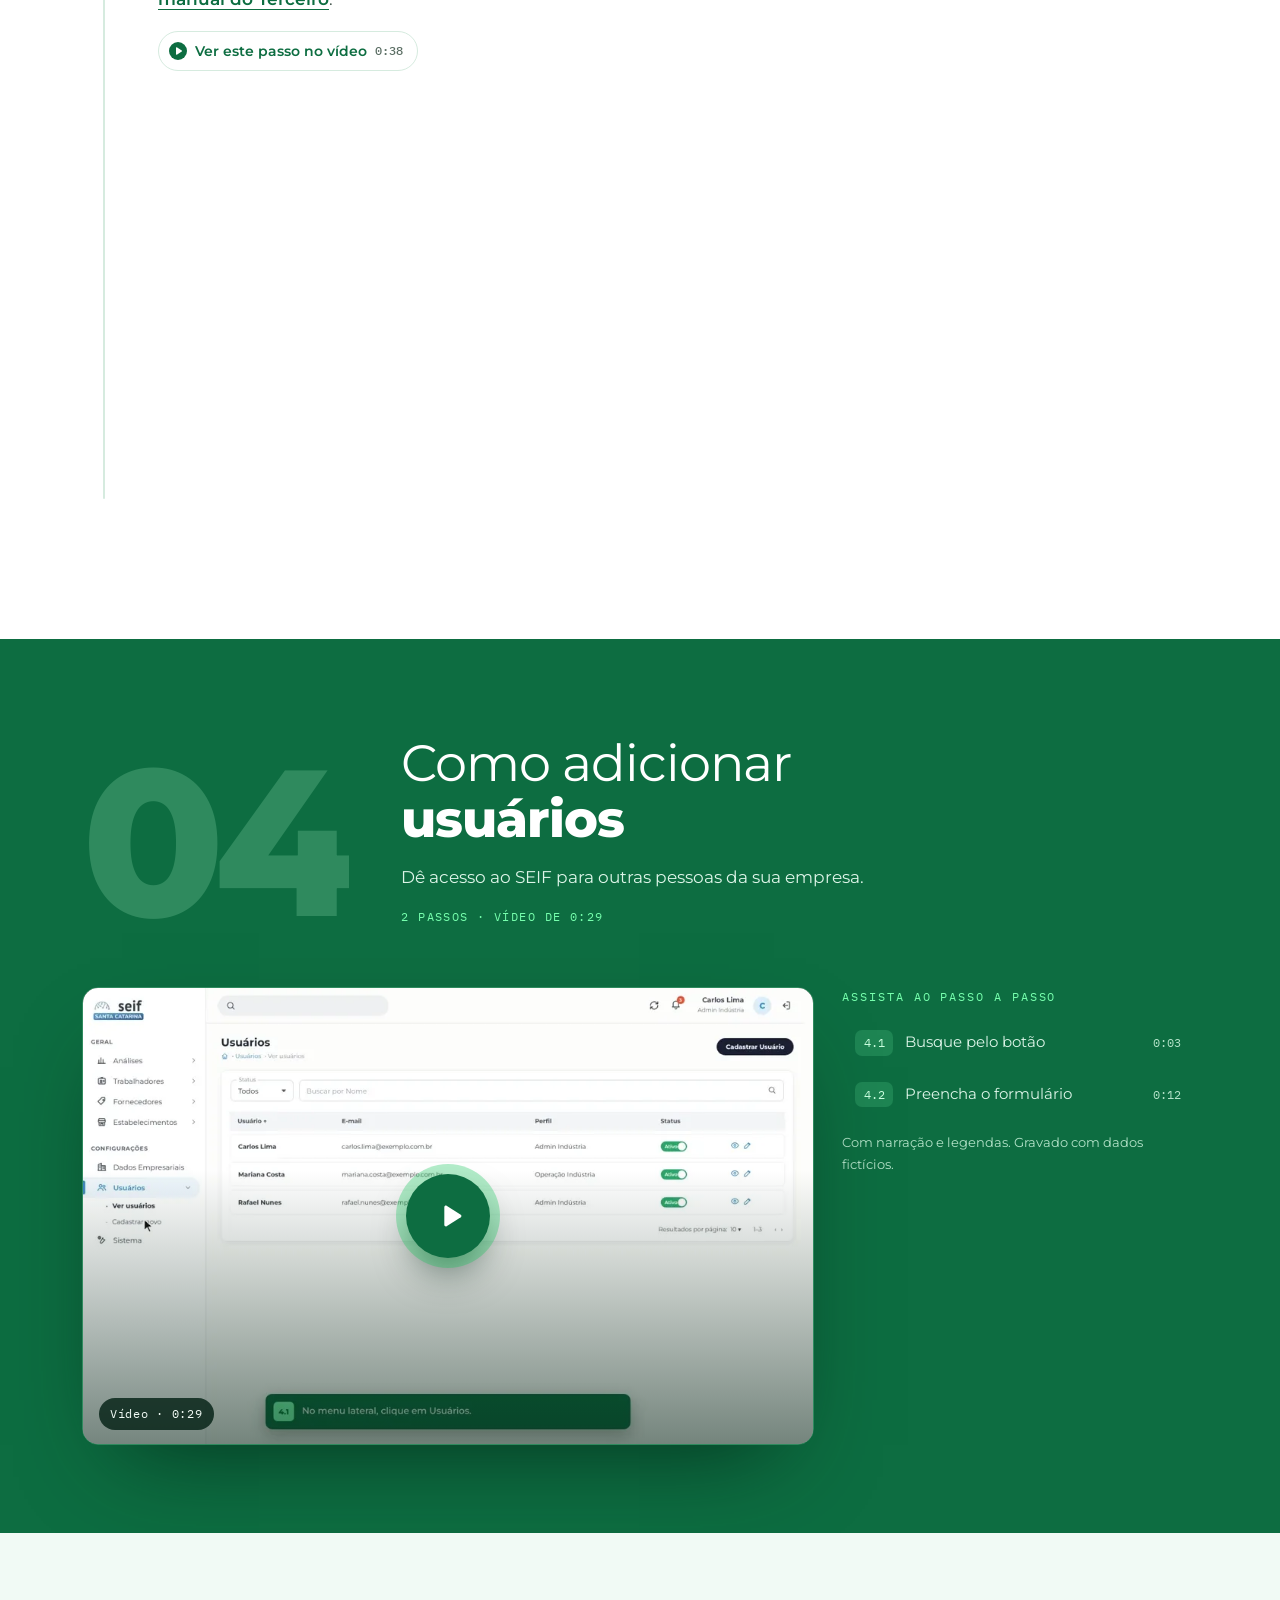
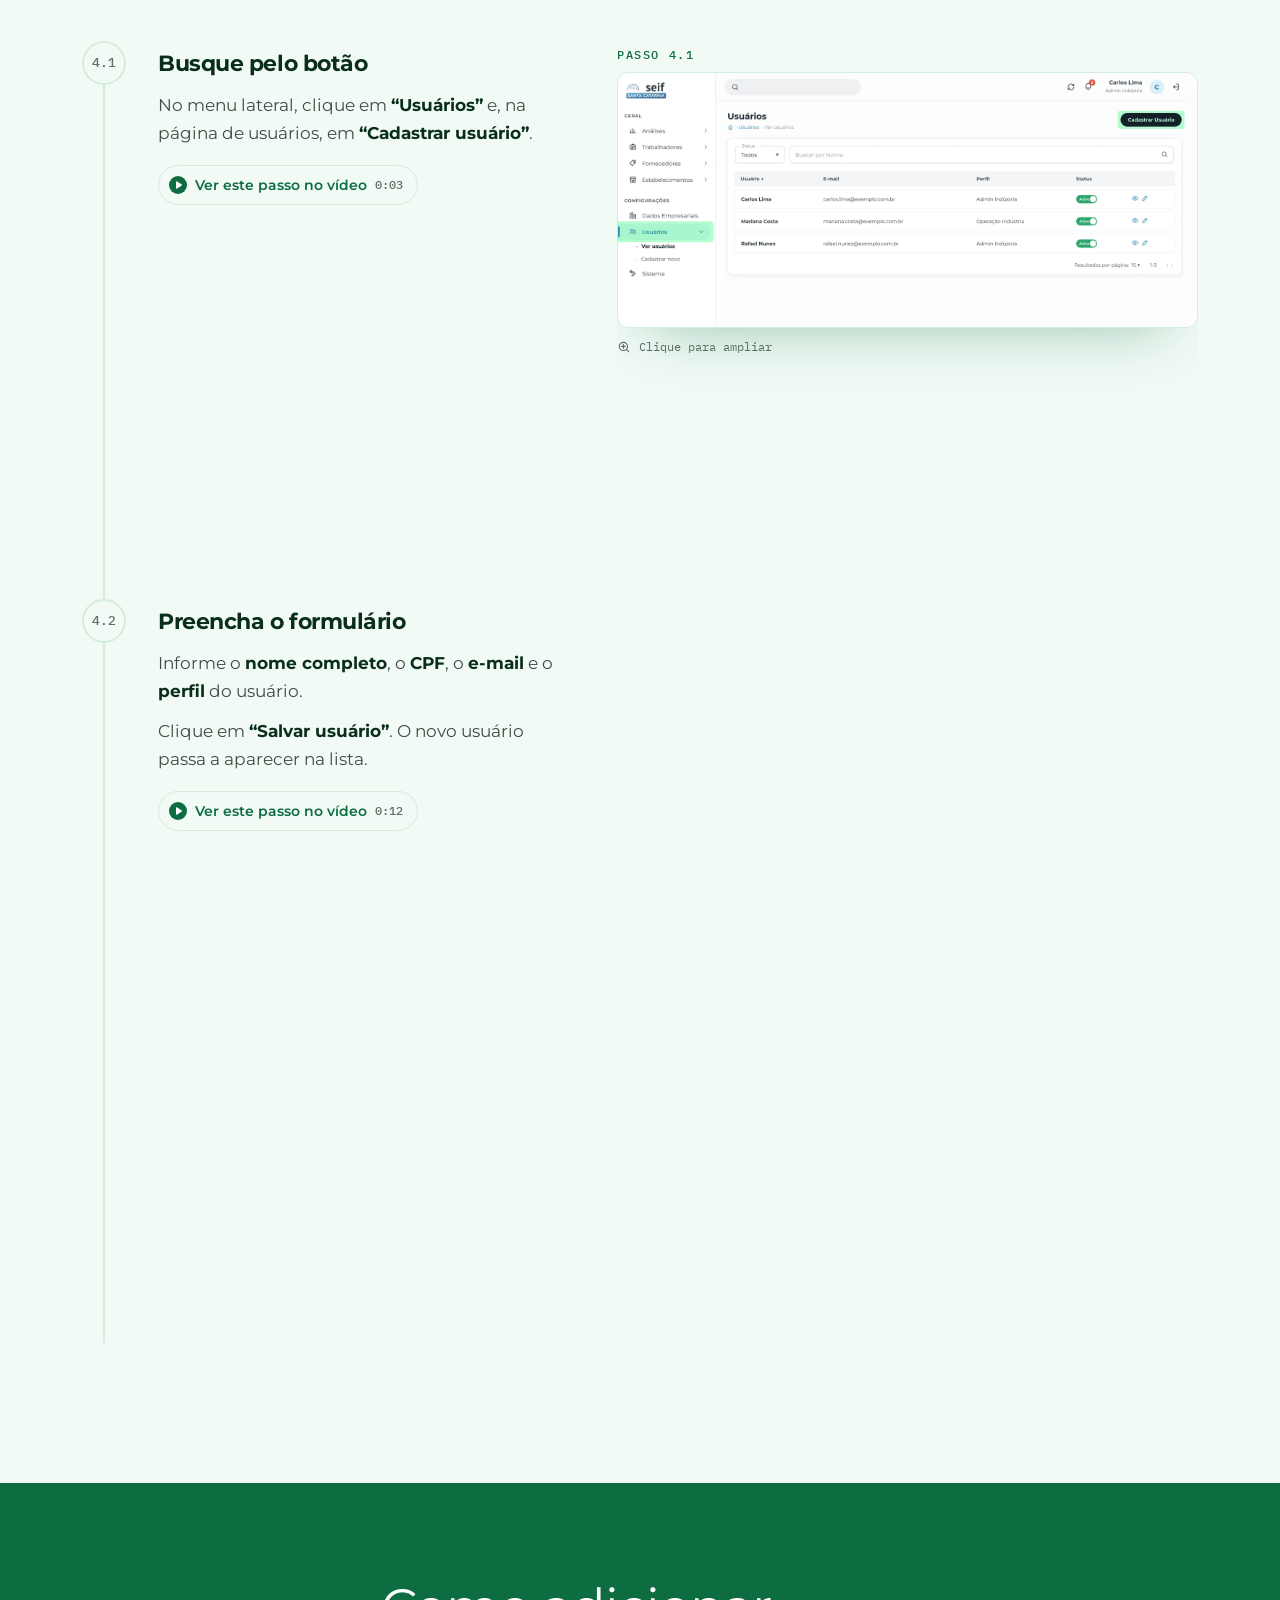
<file: industria.html>
<!DOCTYPE html>
<html lang="pt-BR" class="no-js">
<head>
<meta charset="UTF-8">
<meta name="viewport" content="width=device-width, initial-scale=1.0">
<title>Manual SEIF — Indústria · 2026</title>
<meta name="description" content="Passo a passo do SEIF para a indústria: habilitações, matriz de documentos, fornecedores, usuários, trabalhadores, notificações, painel e relatórios. Edição 2026.">
<meta name="theme-color" content="#0D6D41">
<link rel="icon" href="data:image/svg+xml,%3Csvg xmlns='http://www.w3.org/2000/svg' viewBox='0 0 64 64'%3E%3Crect width='64' height='64' rx='14' fill='%230D6D41'/%3E%3Ctext x='32' y='44' font-family='Arial' font-size='34' font-weight='700' text-anchor='middle' fill='%23CAFFDF'%3ES%3C/text%3E%3C/svg%3E">
<style>
@font-face{font-family:Montserrat;src:url(assets/fonts/montserrat-latin-400-normal.woff2) format('woff2');font-weight:400;font-display:swap}
@font-face{font-family:Montserrat;src:url(assets/fonts/montserrat-latin-500-normal.woff2) format('woff2');font-weight:500;font-display:swap}
@font-face{font-family:Montserrat;src:url(assets/fonts/montserrat-latin-600-normal.woff2) format('woff2');font-weight:600;font-display:swap}
@font-face{font-family:Montserrat;src:url(assets/fonts/montserrat-latin-700-normal.woff2) format('woff2');font-weight:700;font-display:swap}
@font-face{font-family:Montserrat;src:url(assets/fonts/montserrat-latin-800-normal.woff2) format('woff2');font-weight:800;font-display:swap}
@font-face{font-family:'IBM Plex Mono';src:url(assets/fonts/ibm-plex-mono-latin-400-normal.woff2) format('woff2');font-weight:400;font-display:swap}
@font-face{font-family:'IBM Plex Mono';src:url(assets/fonts/ibm-plex-mono-latin-500-normal.woff2) format('woff2');font-weight:500;font-display:swap}
</style>
<link rel="stylesheet" href="assets/css/manual.css">
</head>
<body>
<a class="skip" href="#conteudo">Pular para o conteúdo</a>

<!-- Ícones reutilizados na página -->
<svg width="0" height="0" style="position:absolute" aria-hidden="true">
  <defs>
    <symbol id="i-busca" viewBox="0 0 24 24" fill="none" stroke="currentColor" stroke-width="1.9" stroke-linecap="round"><circle cx="11" cy="11" r="7"/><path d="m20 20-3.6-3.6"/></symbol>
    <symbol id="i-play" viewBox="0 0 24 24"><path fill="currentColor" d="M8 5.6v12.8c0 .8.9 1.3 1.6.9l10-6.4c.6-.4.6-1.4 0-1.8l-10-6.4C8.9 4.3 8 4.8 8 5.6z"/></symbol>
    <symbol id="i-zoom" viewBox="0 0 24 24" fill="none" stroke="currentColor" stroke-width="1.9" stroke-linecap="round"><circle cx="11" cy="11" r="7"/><path d="m20 20-3.6-3.6M11 8v6M8 11h6"/></symbol>
    <symbol id="i-lupa" viewBox="0 0 24 24"><path fill="currentColor" d="M20 19.59V8l-6-6H6c-1.1 0-1.99.9-1.99 2L4 20c0 1.1.89 2 1.99 2H18c.45 0 .85-.15 1.19-.4l-4.43-4.43c-.8.52-1.74.83-2.76.83-2.76 0-5-2.24-5-5s2.24-5 5-5 5 2.24 5 5c0 1.02-.31 1.96-.83 2.75L20 19.59zM9 13c0 1.66 1.34 3 3 3s3-1.34 3-3-1.34-3-3-3-3 1.34-3 3z"/></symbol>
    <symbol id="i-bloqueado" viewBox="0 0 24 24"><path fill="currentColor" d="M12 2C6.48 2 2 6.48 2 12s4.48 10 10 10 10-4.48 10-10S17.52 2 12 2zM4 12c0-4.42 3.58-8 8-8 1.85 0 3.55.63 4.9 1.69L5.69 16.9C4.63 15.55 4 13.85 4 12zm8 8c-1.85 0-3.55-.63-4.9-1.69L18.31 7.1C19.37 8.45 20 10.15 20 12c0 4.42-3.58 8-8 8z"/></symbol>
    <symbol id="i-grupo" viewBox="0 0 24 24"><path fill="currentColor" d="M16 11c1.66 0 2.99-1.34 2.99-3S17.66 5 16 5c-1.66 0-3 1.34-3 3s1.34 3 3 3zm-8 0c1.66 0 2.99-1.34 2.99-3S9.66 5 8 5C6.34 5 5 6.34 5 8s1.34 3 3 3zm0 2c-2.33 0-7 1.17-7 3.5V19h14v-2.5c0-2.33-4.67-3.5-7-3.5zm8 0c-.29 0-.62.02-.97.05 1.16.84 1.97 1.97 1.97 3.45V19h6v-2.5c0-2.33-4.67-3.5-7-3.5z"/></symbol>
  </defs>
</svg>

<header class="bar">
  <div class="bar__in">
    <div class="marks"><a class="mark" href="#inicio" aria-label="SEIF — voltar ao início"><i class="lg lg--seif" data-lg="logo_w" role="img" aria-label="SEIF Santa Catarina"></i></a><b class="marks__sep" aria-hidden="true"></b><i class="lg lg--sesi" data-lg="logo_sesi" role="img" aria-label="SESI"></i><b class="marks__sep" aria-hidden="true"></b><i class="lg lg--saude" data-lg="logo_saude" role="img" aria-label="sesi+saúde"></i><span class="mark__name">Manual da Indústria</span></div>
    <nav class="bar__nav" id="menu" aria-label="Capítulos">
      <a class="only-mobile" href="index.html">← Trocar manual</a>
      <a href="#habilitar">Habilitações</a>
      <a href="#matriz">Matriz</a>
      <a href="#fornecedores">Fornecedores</a>
      <a href="#usuarios">Usuários</a>
      <a href="#trabalhadores">Trabalhadores</a>
      <a href="#notificacoes">Problemas e soluções</a>
      <a href="#relatorios">Relatórios</a>
    </nav>
    <a class="bar__sup" href="https://wa.me/554833323343?text=Ol%C3%A1%21%20Vim%20pelo%20manual%20do%20SEIF%20e%20preciso%20de%20ajuda%20com%3A" target="_blank" rel="noopener" title="Falar com o suporte SEIF no WhatsApp: (48) 3332-3343" aria-label="Suporte SEIF no WhatsApp"><svg aria-hidden="true" viewBox="0 0 24 24"><path d="M4 20l1.3-3.9A8 8 0 1 1 8.2 19z" fill="none" stroke="currentColor" stroke-width="1.9" stroke-linejoin="round"/><path d="M9.2 9.3c.2 2.4 2.6 4.8 5 5l1.1-1.2-1.8-.9-.8.8c-.9-.4-1.8-1.3-2.2-2.2l.8-.8-.9-1.8z" fill="currentColor"/></svg><span>Suporte</span></a>
    <a class="bar__swap" href="index.html" title="Voltar à escolha do manual">Trocar manual</a>
    <button class="bar__search" type="button" data-busca aria-label="Buscar no manual"><svg aria-hidden="true"><use href="#i-busca"/></svg><span>Buscar</span><kbd>/</kbd></button>
    <button class="bar__menu" type="button" aria-expanded="false" aria-controls="menu">Menu</button>
  </div>
  <i class="bar__progress" aria-hidden="true"></i>
</header>

<nav class="chapters" aria-label="Atalho para os capítulos">
  <ol>
    <li><a href="#inicio"><span>Início</span><i></i></a></li>
    <li><a href="#habilitar"><span>01 · Habilitações</span><i></i></a></li>
    <li><a href="#matriz"><span>02 · Matriz</span><i></i></a></li>
    <li><a href="#fornecedores"><span>03 · Fornecedores</span><i></i></a></li>
    <li><a href="#usuarios"><span>04 · Usuários</span><i></i></a></li>
    <li><a href="#trabalhadores"><span>05 · Trabalhadores</span><i></i></a></li>
    <li><a href="#notificacoes"><span>06 · Problemas e soluções</span><i></i></a></li>
    <li><a href="#relatorios"><span>07 · Relatórios</span><i></i></a></li>
  </ol>
</nav>

<main id="conteudo">
  <section class="sec dark hero" id="inicio" data-title="Início" aria-label="Apresentação">
    <div class="wrap hero__grid">
      <div>
        <p class="eyebrow">Indústria · Edição 2026</p>
        <h1><span class="rv"><span>Manual</span></span> <span class="rv"><span>de</span></span> <span class="rv"><span>uso</span></span> <span class="rv"><span>do</span></span> <span class="rv"><span><em>SEIF</em></span></span></h1>
        <div class="hero__rule"></div>
        <p class="hero__lede">O passo a passo para configurar os documentos exigidos, vincular fornecedores, cadastrar usuários e trabalhadores e acompanhar tudo pelo painel e pelos relatórios.</p>
        <button class="finder" type="button" data-busca><svg aria-hidden="true"><use href="#i-busca"/></svg><span>O que você precisa fazer? Ex.: vincular fornecedor</span><kbd>/</kbd></button>
        <div class="hero__cta">
          <a class="btn btn--solid" href="#habilitar">Começar pelas habilitações</a>
          <a class="btn" href="#temas">Ver todos os temas</a>
          <a class="btn btn--seif" href="https://seif.sesi.org.br/login" target="_blank" rel="noopener">Acessar o SEIF ↗</a>
        </div>
        <ul class="hero__meta"><li>Vídeos narrados</li><li>Dados fictícios</li></ul>
      </div>
      <div class="art" aria-hidden="true">
        <div class="layer screen screen--a" data-depth="0.6"><img data-img="i7_1" alt="" width="1600" height="1000" data-now></div>
        <div class="layer screen screen--b" data-depth="1.3"><img data-img="i3_3" alt="" width="1600" height="750" data-now></div>
        <div class="layer chipcard" data-depth="2">
          <small>Fornecedores vinculados</small>
          <strong>INDÚSTRIA MODELO S.A.</strong>
          <div class="pills"><span class="pill pill--a">4 fornecedores</span><span class="pill pill--r">24 trabalhadores</span><span class="pill pill--i">1 irregular</span></div>
        </div>
      </div>
    </div>
    <div class="scroll-cue" aria-hidden="true">role<span>↓</span></div>
  </section>
<section class="sec" id="sobre" data-title="O que é o SEIF">
    <div class="wrap">
      <div class="about">
        <div class="up">
          <p class="eyebrow">Sobre a plataforma</p>
          <h2>O que é o <b>SEIF</b></h2>
          <p>O SEIF (Segurança e Informação) é uma plataforma do SESI que facilita a gestão de fornecedores em SST (Segurança e Saúde no Trabalho). Consolidando dados dos trabalhadores em uma plataforma única, o SEIF permite que gestores monitorem a segurança em campo e gerem notificações sobre vencimento de documentos. Isso promove maior agilidade, conformidade legal e segurança, fortalecendo a confiança e colaboração entre indústrias, fornecedores e trabalhadores no setor industrial brasileiro.</p>
          <div class="brands"><img class="brands__sesi" data-img="logo_sesi" alt="SESI" width="470" height="176" loading="lazy" decoding="async"><img class="brands__saude" data-img="logo_saude" alt="SESI Saúde" width="553" height="95" loading="lazy" decoding="async"></div>
        </div>
        <figure class="photo up"><img data-img="capa" alt="Trabalhador da indústria consultando o celular" width="1100" height="699" loading="lazy"></figure>
      </div>
      <div class="toc" id="temas">
        <div class="toc__head up">
          <div><p class="eyebrow">Temas</p><h2>O que você pode <b>fazer no SEIF</b></h2></div>
          <p>Escolha um tema ou use a busca.</p>
        </div>
        <div class="toc__grid">
        <a class="card up" href="#habilitar"><span class="card__n">01</span><span class="card__t">Como habilitar <b>documentos</b></span><span class="card__m">3 passos · vídeo <i>→</i></span></a>
        <a class="card up" href="#matriz"><span class="card__n">02</span><span class="card__t">Como adicionar uma <b>matriz de documento</b></span><span class="card__m">6 passos · vídeo <i>→</i></span></a>
        <a class="card up" href="#fornecedores"><span class="card__n">03</span><span class="card__t">Como vincular <b>fornecedores</b></span><span class="card__m">4 passos · vídeo <i>→</i></span></a>
        <a class="card up" href="#usuarios"><span class="card__n">04</span><span class="card__t">Como adicionar <b>usuários</b></span><span class="card__m">2 passos · vídeo <i>→</i></span></a>
        <a class="card up" href="#trabalhadores"><span class="card__n">05</span><span class="card__t">Como adicionar <b>trabalhadores</b></span><span class="card__m">3 passos · vídeo <i>→</i></span></a>
        <a class="card up" href="#notificacoes"><span class="card__n">06</span><span class="card__t">Problemas e <b>soluções</b></span><span class="card__m">7 passos · vídeo <i>→</i></span></a>
        <a class="card up" href="#relatorios"><span class="card__n">07</span><span class="card__t">Como acessar <b>relatórios e painéis</b></span><span class="card__m">3 passos · vídeo <i>→</i></span></a>
        </div>
      </div>
    </div>
  </section>
  <section id="habilitar" data-title="01 · Como habilitar documentos" aria-labelledby="h-habilitar">
    <div class="sec dark chap">
      <div class="wrap chap__in">
        <span class="outline-word" aria-hidden="true">01</span>
        <div class="up">
          <h2 id="h-habilitar">Como habilitar <b>documentos</b></h2>
          <p class="chap__lede">Cadastre cada documento que poderá ser exigido de empresas e trabalhadores.</p>
          <p class="chap__meta">3 passos · vídeo de 0:42</p>
        </div>
        <div class="vid up" id="video-habilitar" data-vid="01" data-src="assets/video/industria/tema-01.mp4">
          <div class="vid__screen">
            <button class="vid__start" type="button" aria-label="Assistir ao vídeo do tema 01: Como habilitar documentos (0:42)">
              <img data-img="poster_01" alt="" width="960" height="600" loading="lazy" decoding="async">
              <span class="vid__play" aria-hidden="true"><svg><use href="#i-play"/></svg></span>
              <span class="vid__badge">Vídeo · 0:42</span>
            </button>
          </div>
          <div class="vid__side">
            <p class="eyebrow">Assista ao passo a passo</p>
            <ol class="vid__steps"><li><button type="button" data-t="3.50"><span class="vid__code">1.1</span><span class="vid__title">Acesse o menu</span><span class="vid__time">0:03</span></button></li><li><button type="button" data-t="12.04"><span class="vid__code">1.2</span><span class="vid__title">Busque pelo botão</span><span class="vid__time">0:12</span></button></li><li><button type="button" data-t="20.35"><span class="vid__code">1.3</span><span class="vid__title">Preencha o formulário</span><span class="vid__time">0:20</span></button></li></ol>
            <p class="vid__note">Com narração e legendas. Gravado com dados fictícios.</p>
          </div>
        </div>
      </div>
    </div>
    <div class="sec">
      <div class="wrap">
        <div class="steps">
          <span class="steps__line" aria-hidden="true"><i></i></span>
          <ol>
        <li class="step" id="passo-1-1" data-code="1.1" data-k="habilitação documento sistema menu cadastro">
          <span class="step__dot" aria-hidden="true">1.1</span>
          <div class="step__text up">
            <h3><span class="vh">Passo 1.1: </span>Acesse o menu</h3>
            <p>No menu lateral, clique em <b>“Sistema”</b>.</p><p>No quadro <b>“Habilitações”</b>, clique em <b>“Abrir”</b> para acessar a página de cadastro.</p><button class="watch" type="button" data-watch="habilitar" data-t="3.50"><svg aria-hidden="true"><use href="#i-play"/></svg>Ver este passo no vídeo <span>0:03</span></button>
          </div>
          <figure class="shot up">
            <button class="shot__btn" type="button" data-zoom aria-label="Ampliar imagem: No menu lateral, clique em “Sistema”.">
              <span class="tilt"><img data-img="i1_1" alt="No menu lateral, clique em “Sistema”." width="1600" height="1000" loading="lazy" decoding="async"></span>
            </button>
            <figcaption><svg aria-hidden="true"><use href="#i-zoom"/></svg>Clique para ampliar</figcaption>
          </figure>
        </li>
        <li class="step" id="passo-1-2" data-code="1.2" data-k="cadastrar nova lista de habilitações status ativo">
          <span class="step__dot" aria-hidden="true">1.2</span>
          <div class="step__text up">
            <h3><span class="vh">Passo 1.2: </span>Busque pelo botão</h3>
            <p>A página mostra as habilitações já cadastradas, com carga horária, hierarquia, categoria e status.</p><p>Para criar uma nova, clique em <b>“Cadastrar nova”</b>.</p><button class="watch" type="button" data-watch="habilitar" data-t="12.04"><svg aria-hidden="true"><use href="#i-play"/></svg>Ver este passo no vídeo <span>0:12</span></button>
          </div>
          <figure class="shot up">
            <button class="shot__btn" type="button" data-zoom aria-label="Ampliar imagem: A página mostra as habilitações já cadastradas, com carga horária, hierarquia, categoria e status.">
              <span class="tilt"><img data-img="i1_2" alt="A página mostra as habilitações já cadastradas, com carga horária, hierarquia, categoria e status." width="1600" height="1000" loading="lazy" decoding="async"></span>
            </button>
            <figcaption><svg aria-hidden="true"><use href="#i-zoom"/></svg>Clique para ampliar</figcaption>
          </figure>
        </li>
        <li class="step" id="passo-1-3" data-code="1.3" data-k="nome carga horária categoria trabalhador empresa salvar habilitação">
          <span class="step__dot" aria-hidden="true">1.3</span>
          <div class="step__text up">
            <h3><span class="vh">Passo 1.3: </span>Preencha o formulário</h3>
            <p>Informe o <b>nome</b> e a <b>carga horária</b> (quando houver) e escolha a <b>categoria</b>: documento do <b>trabalhador</b> ou da <b>empresa</b>.</p><p>Clique em <b>“Salvar habilitação”</b>. Ela passa a aparecer na lista e pode ser usada na matriz de documentos.</p><button class="watch" type="button" data-watch="habilitar" data-t="20.35"><svg aria-hidden="true"><use href="#i-play"/></svg>Ver este passo no vídeo <span>0:20</span></button>
          </div>
          <figure class="shot up">
            <button class="shot__btn" type="button" data-zoom aria-label="Ampliar imagem: Informe o nome e a carga horária (quando houver) e escolha a categoria: documento do trabalhador ou da empresa.">
              <span class="tilt"><img data-img="i1_3" alt="Informe o nome e a carga horária (quando houver) e escolha a categoria: documento do trabalhador ou da empresa." width="1600" height="412" loading="lazy" decoding="async"></span>
            </button>
            <figcaption><svg aria-hidden="true"><use href="#i-zoom"/></svg>Clique para ampliar</figcaption>
          </figure>
        </li>
          </ol>
        </div>
      </div>
    </div>
  </section>
  <section id="matriz" data-title="02 · Como adicionar uma matriz de documento" aria-labelledby="h-matriz">
    <div class="sec dark chap">
      <div class="wrap chap__in">
        <span class="outline-word" aria-hidden="true">02</span>
        <div class="up">
          <h2 id="h-matriz">Como adicionar uma <b>matriz de documento</b></h2>
          <p class="chap__lede">Defina quais documentos cada tipo de vínculo e cada função precisam enviar.</p>
          <p class="chap__meta">6 passos · vídeo de 1:16</p>
        </div>
        <div class="vid up" id="video-matriz" data-vid="02" data-src="assets/video/industria/tema-02.mp4">
          <div class="vid__screen">
            <button class="vid__start" type="button" aria-label="Assistir ao vídeo do tema 02: Como adicionar uma matriz de documento (1:16)">
              <img data-img="poster_02" alt="" width="960" height="600" loading="lazy" decoding="async">
              <span class="vid__play" aria-hidden="true"><svg><use href="#i-play"/></svg></span>
              <span class="vid__badge">Vídeo · 1:16</span>
            </button>
          </div>
          <div class="vid__side">
            <p class="eyebrow">Assista ao passo a passo</p>
            <ol class="vid__steps"><li><button type="button" data-t="5.22"><span class="vid__code">2.1</span><span class="vid__title">Busque pelo botão</span><span class="vid__time">0:05</span></button></li><li><button type="button" data-t="16.80"><span class="vid__code">2.2</span><span class="vid__title">Selecione o vínculo</span><span class="vid__time">0:16</span></button></li><li><button type="button" data-t="26.70"><span class="vid__code">2.3</span><span class="vid__title">Preencha o formulário</span><span class="vid__time">0:26</span></button></li><li><button type="button" data-t="46.99"><span class="vid__code">2.4</span><span class="vid__title">Defina a periodicidade e salve</span><span class="vid__time">0:46</span></button></li><li><button type="button" data-t="54.26"><span class="vid__code">2.5</span><span class="vid__title">“Nova atividade”</span><span class="vid__time">0:54</span></button></li><li><button type="button" data-t="61.21"><span class="vid__code">2.6</span><span class="vid__title">Preencha a atividade e salve</span><span class="vid__time">1:01</span></button></li></ol>
            <p class="vid__note">Com narração e legendas. Gravado com dados fictícios.</p>
          </div>
        </div>
      </div>
    </div>
    <div class="sec soft">
      <div class="wrap">
        <div class="steps">
          <span class="steps__line" aria-hidden="true"><i></i></span>
          <ol>
        <li class="step" id="passo-2-1" data-code="2.1" data-k="matriz de documentos cadastrar novo tipo de vínculo nova atividade">
          <span class="step__dot" aria-hidden="true">2.1</span>
          <div class="step__text up">
            <h3><span class="vh">Passo 2.1: </span>Busque pelo botão</h3>
            <p>Em <b>“Sistema”</b>, abra a <b>“Matriz de Documento”</b>.</p><p>Ao clicar em <b>“Cadastrar”</b>, aparecem duas opções: <b>“Novo tipo de vínculo”</b> ou <b>“Nova atividade”</b>.</p><button class="watch" type="button" data-watch="matriz" data-t="5.22"><svg aria-hidden="true"><use href="#i-play"/></svg>Ver este passo no vídeo <span>0:05</span></button>
          </div>
          <figure class="shot up">
            <button class="shot__btn" type="button" data-zoom aria-label="Ampliar imagem: Em “Sistema”, abra a “Matriz de Documento”.">
              <span class="tilt"><img data-img="i2_1" alt="Em “Sistema”, abra a “Matriz de Documento”." width="1600" height="525" loading="lazy" decoding="async"></span>
            </button>
            <figcaption><svg aria-hidden="true"><use href="#i-zoom"/></svg>Clique para ampliar</figcaption>
          </figure>
        </li>
        <li class="step" id="passo-2-2" data-code="2.2" data-k="tipo de vínculo próprio terceiro subcontratado">
          <span class="step__dot" aria-hidden="true">2.2</span>
          <div class="step__text up">
            <h3><span class="vh">Passo 2.2: </span>Selecione o vínculo</h3>
            <p>Em <b>“Novo tipo de vínculo”</b>, escolha para quem a lista de documentos vale: trabalhadores <b>próprios</b>, <b>terceiros</b> ou <b>subcontratados</b>.</p><button class="watch" type="button" data-watch="matriz" data-t="16.80"><svg aria-hidden="true"><use href="#i-play"/></svg>Ver este passo no vídeo <span>0:16</span></button>
          </div>
          <figure class="shot up">
            <button class="shot__btn" type="button" data-zoom aria-label="Ampliar imagem: Em “Novo tipo de vínculo”, escolha para quem a lista de documentos vale: trabalhadores próprios, terceiros ou subcontrat">
              <span class="tilt"><img data-img="i2_2" alt="Em “Novo tipo de vínculo”, escolha para quem a lista de documentos vale: trabalhadores próprios, terceiros ou subcontrat" width="1600" height="525" loading="lazy" decoding="async"></span>
            </button>
            <figcaption><svg aria-hidden="true"><use href="#i-zoom"/></svg>Clique para ampliar</figcaption>
          </figure>
        </li>
        <li class="step" id="passo-2-3" data-code="2.3" data-k="estabelecimentos categoria subcategoria habilitações adicionar à lista">
          <span class="step__dot" aria-hidden="true">2.3</span>
          <div class="step__text up">
            <h3><span class="vh">Passo 2.3: </span>Preencha o formulário</h3>
            <p>Escolha os <b>estabelecimentos</b> em que a matriz vale e defina a <b>categoria</b> e, se precisar, a <b>subcategoria</b>.</p><p>Selecione as habilitações exigidas e clique em <b>“Adicionar à lista”</b>.</p><button class="watch" type="button" data-watch="matriz" data-t="26.70"><svg aria-hidden="true"><use href="#i-play"/></svg>Ver este passo no vídeo <span>0:26</span></button><div class="note"><strong>Importante</strong><p>A categoria é o que o fornecedor escolhe ao enviar os documentos da empresa. Use nomes que ele reconheça, como “Manutenção elétrica”.</p></div>
          </div>
          <figure class="shot up">
            <button class="shot__btn" type="button" data-zoom aria-label="Ampliar imagem: Escolha os estabelecimentos em que a matriz vale e defina a categoria e, se precisar, a subcategoria.">
              <span class="tilt"><img data-img="i2_3" alt="Escolha os estabelecimentos em que a matriz vale e defina a categoria e, se precisar, a subcategoria." width="1600" height="550" loading="lazy" decoding="async"></span>
            </button>
            <figcaption><svg aria-hidden="true"><use href="#i-zoom"/></svg>Clique para ampliar</figcaption>
          </figure>
        </li>
        <li class="step" id="passo-2-4" data-code="2.4" data-k="periodicidade vigência anual bianual única salvar">
          <span class="step__dot" aria-hidden="true">2.4</span>
          <div class="step__text up">
            <h3><span class="vh">Passo 2.4: </span>Defina a periodicidade e salve</h3>
            <p>Para cada documento da lista, escolha a <b>periodicidade</b> (por exemplo, anual, bianual ou única) e clique em <b>“Salvar”</b>.</p><button class="watch" type="button" data-watch="matriz" data-t="46.99"><svg aria-hidden="true"><use href="#i-play"/></svg>Ver este passo no vídeo <span>0:46</span></button>
          </div>
          <figure class="shot up">
            <button class="shot__btn" type="button" data-zoom aria-label="Ampliar imagem: Para cada documento da lista, escolha a periodicidade (por exemplo, anual, bianual ou única) e clique em “Salvar”.">
              <span class="tilt"><img data-img="i2_4" alt="Para cada documento da lista, escolha a periodicidade (por exemplo, anual, bianual ou única) e clique em “Salvar”." width="1600" height="850" loading="lazy" decoding="async"></span>
            </button>
            <figcaption><svg aria-hidden="true"><use href="#i-zoom"/></svg>Clique para ampliar</figcaption>
          </figure>
        </li>
        <li class="step" id="passo-2-5" data-code="2.5" data-k="nova atividade função atividade específica">
          <span class="step__dot" aria-hidden="true">2.5</span>
          <div class="step__text up">
            <h3><span class="vh">Passo 2.5: </span>“Nova atividade”</h3>
            <p>Para exigir documentos de uma função ou atividade específica (por exemplo, eletricista ou trabalho em altura), escolha <b>“Nova atividade”</b> em <b>“Cadastrar”</b>.</p><button class="watch" type="button" data-watch="matriz" data-t="54.26"><svg aria-hidden="true"><use href="#i-play"/></svg>Ver este passo no vídeo <span>0:54</span></button>
          </div>
          <figure class="shot up">
            <button class="shot__btn" type="button" data-zoom aria-label="Ampliar imagem: Para exigir documentos de uma função ou atividade específica (por exemplo, eletricista ou trabalho em altura), escolha “">
              <span class="tilt"><img data-img="i2_5" alt="Para exigir documentos de uma função ou atividade específica (por exemplo, eletricista ou trabalho em altura), escolha “" width="1600" height="525" loading="lazy" decoding="async"></span>
            </button>
            <figcaption><svg aria-hidden="true"><use href="#i-zoom"/></svg>Clique para ampliar</figcaption>
          </figure>
        </li>
        <li class="step" id="passo-2-6" data-code="2.6" data-k="categoria da função estabelecimentos documentação de trabalhadores periodicidade">
          <span class="step__dot" aria-hidden="true">2.6</span>
          <div class="step__text up">
            <h3><span class="vh">Passo 2.6: </span>Preencha a atividade e salve</h3>
            <p>Informe a <b>categoria da função ou atividade</b>, a subcategoria (se houver) e os estabelecimentos.</p><p>Inclua as habilitações, adicione à lista, defina a <b>periodicidade</b> de cada uma e clique em <b>“Salvar”</b>.</p><button class="watch" type="button" data-watch="matriz" data-t="61.21"><svg aria-hidden="true"><use href="#i-play"/></svg>Ver este passo no vídeo <span>1:01</span></button>
          </div>
          <figure class="shot up">
            <button class="shot__btn" type="button" data-zoom aria-label="Ampliar imagem: Informe a categoria da função ou atividade, a subcategoria (se houver) e os estabelecimentos.">
              <span class="tilt"><img data-img="i2_6" alt="Informe a categoria da função ou atividade, a subcategoria (se houver) e os estabelecimentos." width="1600" height="700" loading="lazy" decoding="async"></span>
            </button>
            <figcaption><svg aria-hidden="true"><use href="#i-zoom"/></svg>Clique para ampliar</figcaption>
          </figure>
        </li>
          </ol>
        </div>
      </div>
    </div>
  </section>
  <section id="fornecedores" data-title="03 · Como vincular fornecedores" aria-labelledby="h-fornecedores">
    <div class="sec dark chap">
      <div class="wrap chap__in">
        <span class="outline-word" aria-hidden="true">03</span>
        <div class="up">
          <h2 id="h-fornecedores">Como vincular <b>fornecedores</b></h2>
          <p class="chap__lede">Ligue o fornecedor aos estabelecimentos em que ele vai atuar.</p>
          <p class="chap__meta">4 passos · vídeo de 0:46</p>
        </div>
        <div class="vid up" id="video-fornecedores" data-vid="03" data-src="assets/video/industria/tema-03.mp4">
          <div class="vid__screen">
            <button class="vid__start" type="button" aria-label="Assistir ao vídeo do tema 03: Como vincular fornecedores (0:46)">
              <img data-img="poster_03" alt="" width="960" height="600" loading="lazy" decoding="async">
              <span class="vid__play" aria-hidden="true"><svg><use href="#i-play"/></svg></span>
              <span class="vid__badge">Vídeo · 0:46</span>
            </button>
          </div>
          <div class="vid__side">
            <p class="eyebrow">Assista ao passo a passo</p>
            <ol class="vid__steps"><li><button type="button" data-t="3.78"><span class="vid__code">3.1</span><span class="vid__title">“Vincular novo”</span><span class="vid__time">0:03</span></button></li><li><button type="button" data-t="19.16"><span class="vid__code">3.2</span><span class="vid__title">Escolha o estabelecimento</span><span class="vid__time">0:19</span></button></li><li><button type="button" data-t="32.69"><span class="vid__code">3.3</span><span class="vid__title">“Meus fornecedores”</span><span class="vid__time">0:32</span></button></li><li><button type="button" data-t="38.08"><span class="vid__code">3.4</span><span class="vid__title">Visão do fornecedor</span><span class="vid__time">0:38</span></button></li></ol>
            <p class="vid__note">Com narração e legendas. Gravado com dados fictícios.</p>
          </div>
        </div>
      </div>
    </div>
    <div class="sec">
      <div class="wrap">
        <div class="steps">
          <span class="steps__line" aria-hidden="true"><i></i></span>
          <ol>
        <li class="step" id="passo-3-1" data-code="3.1" data-k="fornecedores ver fornecedores vincular novo meus fornecedores">
          <span class="step__dot" aria-hidden="true">3.1</span>
          <div class="step__text up">
            <h3><span class="vh">Passo 3.1: </span>“Vincular novo”</h3>
            <p>No menu lateral, clique em <b>“Fornecedores”</b> e em <b>“Ver fornecedores”</b>.</p><p>A aba <b>“Meus fornecedores”</b> mostra os que já estão vinculados. Para incluir outro, abra a aba <b>“Vincular novo”</b>: ela lista os fornecedores já cadastrados no SEIF.</p><button class="watch" type="button" data-watch="fornecedores" data-t="3.78"><svg aria-hidden="true"><use href="#i-play"/></svg>Ver este passo no vídeo <span>0:03</span></button>
          </div>
          <figure class="shot up">
            <button class="shot__btn" type="button" data-zoom aria-label="Ampliar imagem: No menu lateral, clique em “Fornecedores” e em “Ver fornecedores”.">
              <span class="tilt"><img data-img="i3_1" alt="No menu lateral, clique em “Fornecedores” e em “Ver fornecedores”." width="1600" height="700" loading="lazy" decoding="async"></span>
            </button>
            <figcaption><svg aria-hidden="true"><use href="#i-zoom"/></svg>Clique para ampliar</figcaption>
          </figure>
        </li>
        <li class="step" id="passo-3-2" data-code="3.2" data-k="vincular fornecedor estabelecimento salvar">
          <span class="step__dot" aria-hidden="true">3.2</span>
          <div class="step__text up">
            <h3><span class="vh">Passo 3.2: </span>Escolha o estabelecimento</h3>
            <p>Na linha do fornecedor, clique no ícone de <b>vincular</b>.</p><p>Em <b>“Meus estabelecimentos”</b>, clique em <b>“Vincular”</b> no estabelecimento desejado e, para concluir, em <b>“Salvar”</b>.</p><button class="watch" type="button" data-watch="fornecedores" data-t="19.16"><svg aria-hidden="true"><use href="#i-play"/></svg>Ver este passo no vídeo <span>0:19</span></button>
          </div>
          <figure class="shot up">
            <button class="shot__btn" type="button" data-zoom aria-label="Ampliar imagem: Na linha do fornecedor, clique no ícone de vincular.">
              <span class="tilt"><img data-img="i3_2" alt="Na linha do fornecedor, clique no ícone de vincular." width="1600" height="700" loading="lazy" decoding="async"></span>
            </button>
            <figcaption><svg aria-hidden="true"><use href="#i-zoom"/></svg>Clique para ampliar</figcaption>
          </figure>
        </li>
        <li class="step" id="passo-3-3" data-code="3.3" data-k="meus fornecedores lista status de vínculo">
          <span class="step__dot" aria-hidden="true">3.3</span>
          <div class="step__text up">
            <h3><span class="vh">Passo 3.3: </span>“Meus fornecedores”</h3>
            <p>O fornecedor vinculado passa a aparecer na aba <b>“Meus fornecedores”</b>, onde ficam todos os fornecedores da empresa.</p><button class="watch" type="button" data-watch="fornecedores" data-t="32.69"><svg aria-hidden="true"><use href="#i-play"/></svg>Ver este passo no vídeo <span>0:32</span></button>
          </div>
          <figure class="shot up">
            <button class="shot__btn" type="button" data-zoom aria-label="Ampliar imagem: O fornecedor vinculado passa a aparecer na aba “Meus fornecedores”, onde ficam todos os fornecedores da empresa.">
              <span class="tilt"><img data-img="i3_3" alt="O fornecedor vinculado passa a aparecer na aba “Meus fornecedores”, onde ficam todos os fornecedores da empresa." width="1600" height="750" loading="lazy" decoding="async"></span>
            </button>
            <figcaption><svg aria-hidden="true"><use href="#i-zoom"/></svg>Clique para ampliar</figcaption>
          </figure>
        </li>
        <li class="step" id="passo-3-4" data-code="3.4" data-k="visão do fornecedor ambiente do fornecedor enviar documentos aprovação">
          <span class="step__dot" aria-hidden="true">3.4</span>
          <div class="step__text up">
            <h3><span class="vh">Passo 3.4: </span>Visão do fornecedor</h3>
            <p>A partir daí, o fornecedor vê o estabelecimento no ambiente dele e pode enviar os documentos da empresa e dos trabalhadores para aprovação, de acordo com as categorias da matriz.</p><p>O passo a passo do lado do fornecedor está no <a class="link" href="terceiro.html">manual do Terceiro</a>.</p><button class="watch" type="button" data-watch="fornecedores" data-t="38.08"><svg aria-hidden="true"><use href="#i-play"/></svg>Ver este passo no vídeo <span>0:38</span></button>
          </div>
          <figure class="shot up">
            <button class="shot__btn" type="button" data-zoom aria-label="Ampliar imagem: A partir daí, o fornecedor vê o estabelecimento no ambiente dele e pode enviar os documentos da empresa e dos trabalhado">
              <span class="tilt"><img data-img="forn" alt="A partir daí, o fornecedor vê o estabelecimento no ambiente dele e pode enviar os documentos da empresa e dos trabalhado" width="1600" height="1068" loading="lazy" decoding="async"></span>
            </button>
            <figcaption><svg aria-hidden="true"><use href="#i-zoom"/></svg>Clique para ampliar</figcaption>
          </figure>
        </li>
          </ol>
        </div>
      </div>
    </div>
  </section>
  <section id="usuarios" data-title="04 · Como adicionar usuários" aria-labelledby="h-usuarios">
    <div class="sec dark chap">
      <div class="wrap chap__in">
        <span class="outline-word" aria-hidden="true">04</span>
        <div class="up">
          <h2 id="h-usuarios">Como adicionar <b>usuários</b></h2>
          <p class="chap__lede">Dê acesso ao SEIF para outras pessoas da sua empresa.</p>
          <p class="chap__meta">2 passos · vídeo de 0:29</p>
        </div>
        <div class="vid up" id="video-usuarios" data-vid="04" data-src="assets/video/industria/tema-04.mp4">
          <div class="vid__screen">
            <button class="vid__start" type="button" aria-label="Assistir ao vídeo do tema 04: Como adicionar usuários (0:29)">
              <img data-img="poster_04" alt="" width="960" height="600" loading="lazy" decoding="async">
              <span class="vid__play" aria-hidden="true"><svg><use href="#i-play"/></svg></span>
              <span class="vid__badge">Vídeo · 0:29</span>
            </button>
          </div>
          <div class="vid__side">
            <p class="eyebrow">Assista ao passo a passo</p>
            <ol class="vid__steps"><li><button type="button" data-t="3.86"><span class="vid__code">4.1</span><span class="vid__title">Busque pelo botão</span><span class="vid__time">0:03</span></button></li><li><button type="button" data-t="12.40"><span class="vid__code">4.2</span><span class="vid__title">Preencha o formulário</span><span class="vid__time">0:12</span></button></li></ol>
            <p class="vid__note">Com narração e legendas. Gravado com dados fictícios.</p>
          </div>
        </div>
      </div>
    </div>
    <div class="sec soft">
      <div class="wrap">
        <div class="steps">
          <span class="steps__line" aria-hidden="true"><i></i></span>
          <ol>
        <li class="step" id="passo-4-1" data-code="4.1" data-k="usuários cadastrar usuário acesso">
          <span class="step__dot" aria-hidden="true">4.1</span>
          <div class="step__text up">
            <h3><span class="vh">Passo 4.1: </span>Busque pelo botão</h3>
            <p>No menu lateral, clique em <b>“Usuários”</b> e, na página de usuários, em <b>“Cadastrar usuário”</b>.</p><button class="watch" type="button" data-watch="usuarios" data-t="3.86"><svg aria-hidden="true"><use href="#i-play"/></svg>Ver este passo no vídeo <span>0:03</span></button>
          </div>
          <figure class="shot up">
            <button class="shot__btn" type="button" data-zoom aria-label="Ampliar imagem: No menu lateral, clique em “Usuários” e, na página de usuários, em “Cadastrar usuário”.">
              <span class="tilt"><img data-img="i4_1" alt="No menu lateral, clique em “Usuários” e, na página de usuários, em “Cadastrar usuário”." width="1600" height="700" loading="lazy" decoding="async"></span>
            </button>
            <figcaption><svg aria-hidden="true"><use href="#i-zoom"/></svg>Clique para ampliar</figcaption>
          </figure>
        </li>
        <li class="step" id="passo-4-2" data-code="4.2" data-k="nome cpf e-mail perfil salvar usuário">
          <span class="step__dot" aria-hidden="true">4.2</span>
          <div class="step__text up">
            <h3><span class="vh">Passo 4.2: </span>Preencha o formulário</h3>
            <p>Informe o <b>nome completo</b>, o <b>CPF</b>, o <b>e-mail</b> e o <b>perfil</b> do usuário.</p><p>Clique em <b>“Salvar usuário”</b>. O novo usuário passa a aparecer na lista.</p><button class="watch" type="button" data-watch="usuarios" data-t="12.40"><svg aria-hidden="true"><use href="#i-play"/></svg>Ver este passo no vídeo <span>0:12</span></button>
          </div>
          <figure class="shot up">
            <button class="shot__btn" type="button" data-zoom aria-label="Ampliar imagem: Informe o nome completo, o CPF, o e-mail e o perfil do usuário.">
              <span class="tilt"><img data-img="i4_2" alt="Informe o nome completo, o CPF, o e-mail e o perfil do usuário." width="1600" height="525" loading="lazy" decoding="async"></span>
            </button>
            <figcaption><svg aria-hidden="true"><use href="#i-zoom"/></svg>Clique para ampliar</figcaption>
          </figure>
        </li>
          </ol>
        </div>
      </div>
    </div>
  </section>
  <section id="trabalhadores" data-title="05 · Como adicionar trabalhadores" aria-labelledby="h-trabalhadores">
    <div class="sec dark chap">
      <div class="wrap chap__in">
        <span class="outline-word" aria-hidden="true">05</span>
        <div class="up">
          <h2 id="h-trabalhadores">Como adicionar <b>trabalhadores</b></h2>
          <p class="chap__lede">Um por um ou vários de uma vez, por planilha.</p>
          <p class="chap__meta">3 passos · vídeo de 0:46</p>
        </div>
        <div class="vid up" id="video-trabalhadores" data-vid="05" data-src="assets/video/industria/tema-05.mp4">
          <div class="vid__screen">
            <button class="vid__start" type="button" aria-label="Assistir ao vídeo do tema 05: Como adicionar trabalhadores (0:46)">
              <img data-img="poster_05" alt="" width="960" height="600" loading="lazy" decoding="async">
              <span class="vid__play" aria-hidden="true"><svg><use href="#i-play"/></svg></span>
              <span class="vid__badge">Vídeo · 0:46</span>
            </button>
          </div>
          <div class="vid__side">
            <p class="eyebrow">Assista ao passo a passo</p>
            <ol class="vid__steps"><li><button type="button" data-t="3.98"><span class="vid__code">5.1</span><span class="vid__title">Busque pelo botão</span><span class="vid__time">0:03</span></button></li><li><button type="button" data-t="16.32"><span class="vid__code">5.2</span><span class="vid__title">Preencha o CPF</span><span class="vid__time">0:16</span></button></li><li><button type="button" data-t="31.02"><span class="vid__code">5.3</span><span class="vid__title">Preencha os dados</span><span class="vid__time">0:31</span></button></li></ol>
            <p class="vid__note">Com narração e legendas. Gravado com dados fictícios.</p>
          </div>
        </div>
      </div>
    </div>
    <div class="sec">
      <div class="wrap">
        <div class="steps">
          <span class="steps__line" aria-hidden="true"><i></i></span>
          <ol>
        <li class="step" id="passo-5-1" data-code="5.1" data-k="trabalhadores adicionar cadastrar importar planilha funcionário">
          <span class="step__dot" aria-hidden="true">5.1</span>
          <div class="step__text up">
            <h3><span class="vh">Passo 5.1: </span>Busque pelo botão</h3>
            <p>No menu lateral, clique em <b>“Trabalhadores”</b> e em <b>“Adicionar trabalhadores”</b>.</p><p>Escolha <b>“Cadastrar trabalhador”</b> para cadastrar um por vez ou <b>“Importar planilha”</b> para cadastrar vários de uma vez.</p><button class="watch" type="button" data-watch="trabalhadores" data-t="3.98"><svg aria-hidden="true"><use href="#i-play"/></svg>Ver este passo no vídeo <span>0:03</span></button>
          </div>
          <figure class="shot up">
            <button class="shot__btn" type="button" data-zoom aria-label="Ampliar imagem: No menu lateral, clique em “Trabalhadores” e em “Adicionar trabalhadores”.">
              <span class="tilt"><img data-img="i5_1" alt="No menu lateral, clique em “Trabalhadores” e em “Adicionar trabalhadores”." width="1600" height="1000" loading="lazy" decoding="async"></span>
            </button>
            <figcaption><svg aria-hidden="true"><use href="#i-zoom"/></svg>Clique para ampliar</figcaption>
          </figure>
        </li>
        <li class="step" id="passo-5-2" data-code="5.2" data-k="cpf validar e continuar já cadastrado">
          <span class="step__dot" aria-hidden="true">5.2</span>
          <div class="step__text up">
            <h3><span class="vh">Passo 5.2: </span>Preencha o CPF</h3>
            <p>Informe o <b>CPF</b> e clique em <b>“Validar e continuar”</b>.</p><p>O SEIF confere se a pessoa já tem cadastro. Se tiver, os dados do trabalhador vêm preenchidos na próxima tela.</p><button class="watch" type="button" data-watch="trabalhadores" data-t="16.32"><svg aria-hidden="true"><use href="#i-play"/></svg>Ver este passo no vídeo <span>0:16</span></button>
          </div>
          <figure class="shot up">
            <button class="shot__btn" type="button" data-zoom aria-label="Ampliar imagem: Informe o CPF e clique em “Validar e continuar”.">
              <span class="tilt"><img data-img="i5_2" alt="Informe o CPF e clique em “Validar e continuar”." width="1600" height="525" loading="lazy" decoding="async"></span>
            </button>
            <figcaption><svg aria-hidden="true"><use href="#i-zoom"/></svg>Clique para ampliar</figcaption>
          </figure>
        </li>
        <li class="step" id="passo-5-3" data-code="5.3" data-k="contrato cargo função cbo informações pessoais continuar">
          <span class="step__dot" aria-hidden="true">5.3</span>
          <div class="step__text up">
            <h3><span class="vh">Passo 5.3: </span>Preencha os dados</h3>
            <p>Na etapa <b>“Contrato”</b>, preencha os dados do contrato e clique em <b>“Salvar”</b>.</p><p>Em seguida, complete as <b>“Informações pessoais”</b> e clique em <b>“Continuar”</b>. O trabalhador está cadastrado.</p><button class="watch" type="button" data-watch="trabalhadores" data-t="31.02"><svg aria-hidden="true"><use href="#i-play"/></svg>Ver este passo no vídeo <span>0:31</span></button>
          </div>
          <figure class="shot up">
            <button class="shot__btn" type="button" data-zoom aria-label="Ampliar imagem: Na etapa “Contrato”, preencha os dados do contrato e clique em “Salvar”.">
              <span class="tilt"><img data-img="i5_3" alt="Na etapa “Contrato”, preencha os dados do contrato e clique em “Salvar”." width="1600" height="625" loading="lazy" decoding="async"></span>
            </button>
            <figcaption><svg aria-hidden="true"><use href="#i-zoom"/></svg>Clique para ampliar</figcaption>
          </figure>
        </li>
          </ol>
        </div>
      </div>
    </div>
  </section>
  <section id="notificacoes" data-title="06 · Problemas e soluções" aria-labelledby="h-notificacoes">
    <div class="sec dark chap">
      <div class="wrap chap__in">
        <span class="outline-word" aria-hidden="true">06</span>
        <div class="up">
          <h2 id="h-notificacoes">Problemas e <b>soluções</b></h2>
          <p class="chap__lede">Situações que costumam gerar dúvida: onde ver e como configurar as notificações, e como cadastrar visitantes.</p>
          <p class="chap__meta">7 passos · vídeo de 0:56</p>
        </div>
        <div class="vid up" id="video-notificacoes" data-vid="06" data-src="assets/video/industria/tema-06.mp4">
          <div class="vid__screen">
            <button class="vid__start" type="button" aria-label="Assistir ao vídeo do tema 06: Problemas e soluções (0:56)">
              <img data-img="poster_06" alt="" width="960" height="600" loading="lazy" decoding="async">
              <span class="vid__play" aria-hidden="true"><svg><use href="#i-play"/></svg></span>
              <span class="vid__badge">Vídeo · 0:56</span>
            </button>
          </div>
          <div class="vid__side">
            <p class="eyebrow">Assista ao passo a passo</p>
            <ol class="vid__steps"><li><button type="button" data-t="3.88"><span class="vid__code">6.1</span><span class="vid__title">Ícone de sino</span><span class="vid__time">0:03</span></button></li><li><button type="button" data-t="13.50"><span class="vid__code">6.2</span><span class="vid__title">Lista de notificações</span><span class="vid__time">0:13</span></button></li><li><button type="button" data-t="29.24"><span class="vid__code">6.3</span><span class="vid__title">Configurações gerais</span><span class="vid__time">0:29</span></button></li><li><button type="button" data-t="42.66"><span class="vid__code">6.4</span><span class="vid__title">Escolha o que receber</span><span class="vid__time">0:42</span></button></li></ol>
            <p class="vid__note">Com narração e legendas. Gravado com dados fictícios.</p>
          </div>
        </div>
      </div>
    </div>
    <div class="sec soft">
      <div class="wrap">
        <div class="steps">
          <span class="steps__line" aria-hidden="true"><i></i></span>
          <ol>
        <li class="step" id="passo-6-1" data-code="6.1" data-k="notificações sino avisos">
          <span class="step__dot" aria-hidden="true">6.1</span>
          <div class="step__text up">
            <h3><span class="vh">Passo 6.1: </span>Ícone de sino</h3>
            <p>As notificações ficam no <b>sino</b>, ao lado do seu nome. Clique nele para ver as últimas e em <b>“Ver todas as notificações”</b> para abrir a lista completa.</p><button class="watch" type="button" data-watch="notificacoes" data-t="3.88"><svg aria-hidden="true"><use href="#i-play"/></svg>Ver este passo no vídeo <span>0:03</span></button>
          </div>
          <figure class="shot up">
            <button class="shot__btn" type="button" data-zoom aria-label="Ampliar imagem: As notificações ficam no sino, ao lado do seu nome. Clique nele para ver as últimas e em “Ver todas as notificações” par">
              <span class="tilt"><img data-img="i6_1" alt="As notificações ficam no sino, ao lado do seu nome. Clique nele para ver as últimas e em “Ver todas as notificações” par" width="1600" height="412" loading="lazy" decoding="async"></span>
            </button>
            <figcaption><svg aria-hidden="true"><use href="#i-zoom"/></svg>Clique para ampliar</figcaption>
          </figure>
        </li>
        <li class="step" id="passo-6-2" data-code="6.2" data-k="documentos para aprovação irregulares a vencer filtros configurar notificações">
          <span class="step__dot" aria-hidden="true">6.2</span>
          <div class="step__text up">
            <h3><span class="vh">Passo 6.2: </span>Lista de notificações</h3>
            <p>A lista mostra todos os avisos: documentos para aprovação, documentos irregulares, documentos a vencer e tarefas.</p><p>Use os filtros de <b>data</b>, <b>categoria</b> e <b>título</b> para achar um aviso. Em <b>“Configurar notificações”</b>, escolha o que quer receber.</p><button class="watch" type="button" data-watch="notificacoes" data-t="13.50"><svg aria-hidden="true"><use href="#i-play"/></svg>Ver este passo no vídeo <span>0:13</span></button>
          </div>
          <figure class="shot up">
            <button class="shot__btn" type="button" data-zoom aria-label="Ampliar imagem: A lista mostra todos os avisos: documentos para aprovação, documentos irregulares, documentos a vencer e tarefas.">
              <span class="tilt"><img data-img="i6_2" alt="A lista mostra todos os avisos: documentos para aprovação, documentos irregulares, documentos a vencer e tarefas." width="1600" height="1000" loading="lazy" decoding="async"></span>
            </button>
            <figcaption><svg aria-hidden="true"><use href="#i-zoom"/></svg>Clique para ampliar</figcaption>
          </figure>
        </li>
        <li class="step" id="passo-6-3" data-code="6.3" data-k="configurar notificações configurações gerais e-mail semanal resumo">
          <span class="step__dot" aria-hidden="true">6.3</span>
          <div class="step__text up">
            <h3><span class="vh">Passo 6.3: </span>Configurações gerais</h3>
            <p>Na lista de notificações, clique em <b>“Configurar notificações”</b>.</p><p>Em <b>“Configurações gerais”</b>, marque se quer receber os avisos <b>no sistema</b> e um <b>e-mail semanal</b> com o resumo de todas as notificações.</p><button class="watch" type="button" data-watch="notificacoes" data-t="29.24"><svg aria-hidden="true"><use href="#i-play"/></svg>Ver este passo no vídeo <span>0:29</span></button>
          </div>
          <figure class="shot up">
            <button class="shot__btn" type="button" data-zoom aria-label="Ampliar imagem: Na lista de notificações, clique em “Configurar notificações”.">
              <span class="tilt"><img data-img="i6_3" alt="Na lista de notificações, clique em “Configurar notificações”." width="1600" height="450" loading="lazy" decoding="async"></span>
            </button>
            <figcaption><svg aria-hidden="true"><use href="#i-zoom"/></svg>Clique para ampliar</figcaption>
          </figure>
        </li>
        <li class="step" id="passo-6-4" data-code="6.4" data-k="minhas configurações novas empresas inativas estabelecimentos salvar">
          <span class="step__dot" aria-hidden="true">6.4</span>
          <div class="step__text up">
            <h3><span class="vh">Passo 6.4: </span>Escolha o que receber</h3>
            <p>Em <b>“Minhas configurações”</b>, marque os avisos que interessam a você: novas empresas, empresas inativas, novos estabelecimentos e estabelecimentos inativos.</p><p>Clique em <b>“Salvar”</b>. Uma mensagem confirma que as configurações foram salvas.</p><button class="watch" type="button" data-watch="notificacoes" data-t="42.66"><svg aria-hidden="true"><use href="#i-play"/></svg>Ver este passo no vídeo <span>0:42</span></button>
          </div>
          <figure class="shot up">
            <button class="shot__btn" type="button" data-zoom aria-label="Ampliar imagem: Em “Minhas configurações”, marque os avisos que interessam a você: novas empresas, empresas inativas, novos estabelecime">
              <span class="tilt"><img data-img="i6_4" alt="Em “Minhas configurações”, marque os avisos que interessam a você: novas empresas, empresas inativas, novos estabelecime" width="1600" height="625" loading="lazy" decoding="async"></span>
            </button>
            <figcaption><svg aria-hidden="true"><use href="#i-zoom"/></svg>Clique para ampliar</figcaption>
          </figure>
        </li>
        <li class="step" id="passo-6-5" data-code="6.5" data-k="visitante visitantes categoria matriz documento de identificação periodicidade única próprio">
          <span class="step__dot" aria-hidden="true">6.5</span>
          <div class="step__text up">
            <h3><span class="vh">Passo 6.5: </span>Visitantes: prepare a categoria</h3>
            <p>Visitantes são cadastrados como trabalhadores, mas precisam de uma categoria própria. Essa configuração é feita uma única vez.</p><p>Em <b>Sistema › Habilitações</b>, cadastre o documento <b>“Documento de Identificação”</b>, categoria <b>Trabalhador</b> (veja o <a href="#passo-1-3">passo 1.3</a>). Depois, em <b>Sistema › Matriz de Documento</b>, crie um <b>Novo tipo de vínculo</b>: tipo <b>Próprio</b>, categoria <b>“Visitantes”</b>, o estabelecimento e o Documento de Identificação com periodicidade <b>Única (uma vez)</b>. Clique em <b>“Salvar”</b>.</p><div class="note"><strong>Importante</strong><p>Se a categoria “Visitantes” já aparece na Matriz de Documentos, pule este passo.</p></div>
          </div>
          <figure class="shot up">
            <button class="shot__btn" type="button" data-zoom aria-label="Ampliar imagem: Visitantes são cadastrados como trabalhadores, mas precisam de uma categoria própria. Essa configuração é feita uma únic">
              <span class="tilt"><img data-img="i6_5" alt="Visitantes são cadastrados como trabalhadores, mas precisam de uma categoria própria. Essa configuração é feita uma únic" width="1600" height="700" loading="lazy" decoding="async"></span>
            </button>
            <figcaption><svg aria-hidden="true"><use href="#i-zoom"/></svg>Clique para ampliar</figcaption>
          </figure>
        </li>
        <li class="step" id="passo-6-6" data-code="6.6" data-k="visitante cadastrar cpf cargo função visitante duplicado">
          <span class="step__dot" aria-hidden="true">6.6</span>
          <div class="step__text up">
            <h3><span class="vh">Passo 6.6: </span>Visitantes: cadastre a pessoa</h3>
            <p>Em <b>Trabalhadores</b>, clique em <b>“Adicionar trabalhadores”</b> › <b>“Cadastrar trabalhador”</b> e informe o CPF (veja o <a href="#passo-5-2">passo 5.2</a>).</p><p>No contrato, preencha o <b>Cargo</b> e a <b>Função</b> como <b>“Visitante”</b>, salve e complete as informações pessoais.</p><div class="note"><strong>Importante</strong><p>Antes, busque o nome ou o CPF em Ver trabalhadores. Se o visitante já estiver cadastrado, não cadastre de novo: siga direto para o passo 6.7.</p></div>
          </div>
          <figure class="shot up">
            <button class="shot__btn" type="button" data-zoom aria-label="Ampliar imagem: Em Trabalhadores, clique em “Adicionar trabalhadores” › “Cadastrar trabalhador” e informe o CPF (veja o passo 5.2).">
              <span class="tilt"><img data-img="i6_6" alt="Em Trabalhadores, clique em “Adicionar trabalhadores” › “Cadastrar trabalhador” e informe o CPF (veja o passo 5.2)." width="1600" height="575" loading="lazy" decoding="async"></span>
            </button>
            <figcaption><svg aria-hidden="true"><use href="#i-zoom"/></svg>Clique para ampliar</figcaption>
          </figure>
        </li>
        <li class="step" id="passo-6-7" data-code="6.7" data-k="visitante vincular estabelecimento categoria visitantes documento identificação confirmar dados">
          <span class="step__dot" aria-hidden="true">6.7</span>
          <div class="step__text up">
            <h3><span class="vh">Passo 6.7: </span>Visitantes: vincule ao estabelecimento</h3>
            <p>Em <b>Estabelecimentos › Ver estabelecimentos</b>, clique em <b>“Vincular trabalhadores”</b> na linha do estabelecimento e selecione o visitante.</p><p>Em <b>Selecionar categoria</b>, escolha <b>“Visitantes”</b>, anexe o documento de identificação, informe a data de emissão e clique em <b>“Confirmar dados”</b>. Na etapa final, marque o visitante e clique em <b>“Vincular trabalhadores”</b>.</p>
          </div>
          <figure class="shot up">
            <button class="shot__btn" type="button" data-zoom aria-label="Ampliar imagem: Em Estabelecimentos › Ver estabelecimentos, clique em “Vincular trabalhadores” na linha do estabelecimento e selecione o">
              <span class="tilt"><img data-img="i6_7" alt="Em Estabelecimentos › Ver estabelecimentos, clique em “Vincular trabalhadores” na linha do estabelecimento e selecione o" width="1600" height="575" loading="lazy" decoding="async"></span>
            </button>
            <figcaption><svg aria-hidden="true"><use href="#i-zoom"/></svg>Clique para ampliar</figcaption>
          </figure>
        </li>
          </ol>
        </div>
      </div>
    </div>
  </section>
  <section id="relatorios" data-title="07 · Como acessar relatórios e painéis" aria-labelledby="h-relatorios">
    <div class="sec dark chap">
      <div class="wrap chap__in">
        <span class="outline-word" aria-hidden="true">07</span>
        <div class="up">
          <h2 id="h-relatorios">Como acessar <b>relatórios e painéis</b></h2>
          <p class="chap__lede">Acompanhe os números da empresa e extraia relatórios.</p>
          <p class="chap__meta">3 passos · vídeo de 0:44</p>
        </div>
        <div class="vid up" id="video-relatorios" data-vid="07" data-src="assets/video/industria/tema-07.mp4">
          <div class="vid__screen">
            <button class="vid__start" type="button" aria-label="Assistir ao vídeo do tema 07: Como acessar relatórios e painéis (0:44)">
              <img data-img="poster_07" alt="" width="960" height="600" loading="lazy" decoding="async">
              <span class="vid__play" aria-hidden="true"><svg><use href="#i-play"/></svg></span>
              <span class="vid__badge">Vídeo · 0:44</span>
            </button>
          </div>
          <div class="vid__side">
            <p class="eyebrow">Assista ao passo a passo</p>
            <ol class="vid__steps"><li><button type="button" data-t="3.86"><span class="vid__code">7.1</span><span class="vid__title">Painel</span><span class="vid__time">0:03</span></button></li><li><button type="button" data-t="19.56"><span class="vid__code">7.2</span><span class="vid__title">Selecione o relatório</span><span class="vid__time">0:19</span></button></li><li><button type="button" data-t="29.34"><span class="vid__code">7.3</span><span class="vid__title">Gere o relatório</span><span class="vid__time">0:29</span></button></li></ol>
            <p class="vid__note">Com narração e legendas. Gravado com dados fictícios.</p>
          </div>
        </div>
      </div>
    </div>
    <div class="sec">
      <div class="wrap">
        <div class="steps">
          <span class="steps__line" aria-hidden="true"><i></i></span>
          <ol>
        <li class="step" id="passo-7-1" data-code="7.1" data-k="painel análises dashboard trabalhadores fornecedores checklists ocorrências tarefas">
          <span class="step__dot" aria-hidden="true">7.1</span>
          <div class="step__text up">
            <h3><span class="vh">Passo 7.1: </span>Painel</h3>
            <p>Ao entrar no SEIF, a primeira página é o <b>Painel</b>. Ele também fica em <b>“Análises”</b>, no menu lateral.</p><p>Use as abas para ver os dados de trabalhadores, fornecedores, checklists, ocorrências e tarefas.</p><button class="watch" type="button" data-watch="relatorios" data-t="3.86"><svg aria-hidden="true"><use href="#i-play"/></svg>Ver este passo no vídeo <span>0:03</span></button>
          </div>
          <figure class="shot up">
            <button class="shot__btn" type="button" data-zoom aria-label="Ampliar imagem: Ao entrar no SEIF, a primeira página é o Painel. Ele também fica em “Análises”, no menu lateral.">
              <span class="tilt"><img data-img="i7_1" alt="Ao entrar no SEIF, a primeira página é o Painel. Ele também fica em “Análises”, no menu lateral." width="1600" height="1000" loading="lazy" decoding="async"></span>
            </button>
            <figcaption><svg aria-hidden="true"><use href="#i-zoom"/></svg>Clique para ampliar</figcaption>
          </figure>
        </li>
        <li class="step" id="passo-7-2" data-code="7.2" data-k="relatórios documentos trabalhadores fornecedores checklist catracas avançar">
          <span class="step__dot" aria-hidden="true">7.2</span>
          <div class="step__text up">
            <h3><span class="vh">Passo 7.2: </span>Selecione o relatório</h3>
            <p>Em <b>“Análises”</b>, clique em <b>“Relatórios”</b>. Escolha o tipo: documentos, trabalhadores, fornecedores, checklist ou catracas, e clique em <b>“Avançar”</b>.</p><button class="watch" type="button" data-watch="relatorios" data-t="19.56"><svg aria-hidden="true"><use href="#i-play"/></svg>Ver este passo no vídeo <span>0:19</span></button>
          </div>
          <figure class="shot up">
            <button class="shot__btn" type="button" data-zoom aria-label="Ampliar imagem: Em “Análises”, clique em “Relatórios”. Escolha o tipo: documentos, trabalhadores, fornecedores, checklist ou catracas, e">
              <span class="tilt"><img data-img="i7_2" alt="Em “Análises”, clique em “Relatórios”. Escolha o tipo: documentos, trabalhadores, fornecedores, checklist ou catracas, e" width="1600" height="650" loading="lazy" decoding="async"></span>
            </button>
            <figcaption><svg aria-hidden="true"><use href="#i-zoom"/></svg>Clique para ampliar</figcaption>
          </figure>
        </li>
        <li class="step" id="passo-7-3" data-code="7.3" data-k="gerar relatório pdf xlsx csv período filtros imprimir">
          <span class="step__dot" aria-hidden="true">7.3</span>
          <div class="step__text up">
            <h3><span class="vh">Passo 7.3: </span>Gere o relatório</h3>
            <p>Escolha o formato do arquivo (PDF, XLSX ou CSV), o período da pesquisa e os demais filtros, como estabelecimentos e fornecedores.</p><p>Clique em <b>“Gerar relatório”</b>. Depois, é só baixar ou imprimir.</p><button class="watch" type="button" data-watch="relatorios" data-t="29.34"><svg aria-hidden="true"><use href="#i-play"/></svg>Ver este passo no vídeo <span>0:29</span></button>
          </div>
          <figure class="shot up">
            <button class="shot__btn" type="button" data-zoom aria-label="Ampliar imagem: Escolha o formato do arquivo (PDF, XLSX ou CSV), o período da pesquisa e os demais filtros, como estabelecimentos e forn">
              <span class="tilt"><img data-img="i7_3" alt="Escolha o formato do arquivo (PDF, XLSX ou CSV), o período da pesquisa e os demais filtros, como estabelecimentos e forn" width="1600" height="1000" loading="lazy" decoding="async"></span>
            </button>
            <figcaption><svg aria-hidden="true"><use href="#i-zoom"/></svg>Clique para ampliar</figcaption>
          </figure>
        </li>
          </ol>
        </div>
      </div>
    </div>
  </section>
</main>


<footer class="sec dark foot">
  <div class="wrap foot__in">
    <div>
      <img data-img="logo_w" data-now alt="SEIF Santa Catarina" width="101" height="36">
      <p>Manual de uso do SEIF — Indústria. Edição 2026, atualizada com as telas atuais do sistema.</p>
    </div>
    <div class="foot__brands"><img class="brands__sesi" data-img="logo_sesi" alt="SESI" width="470" height="176" loading="lazy" decoding="async"><img class="brands__saude" data-img="logo_saude" alt="SESI Saúde" width="553" height="95" loading="lazy" decoding="async"></div>
  </div>
  <div class="wrap foot__base">
    <div class="foot__notes"><a class="foot__seif" href="https://seif.sesi.org.br/login" target="_blank" rel="noopener">Acessar o SEIF: seif.sesi.org.br ↗</a><small>As imagens e os vídeos usam dados fictícios.</small><small>SESI Santa Catarina</small></div>
    <div class="foot__sup">
      <span class="foot__sup-t">Dúvidas ou problemas no sistema?<b>Suporte SEIF · (48) 3332-3343</b></span>
      <span class="foot__sup-b"><a class="foot__btn foot__btn--wa" href="https://wa.me/554833323343?text=Ol%C3%A1%21%20Vim%20pelo%20manual%20do%20SEIF%20e%20preciso%20de%20ajuda%20com%3A" target="_blank" rel="noopener">WhatsApp</a><a class="foot__btn" href="tel:+554833323343">Ligar</a></span>
    </div>
  </div>
</footer>

<dialog class="palette" id="busca" aria-label="Buscar no manual">
  <div class="palette__in">
    <svg aria-hidden="true"><use href="#i-busca"/></svg>
    <input type="search" placeholder="O que você precisa fazer?" aria-label="Buscar no manual" autocomplete="off">
    <button class="palette__close" type="button" aria-label="Fechar a busca">Esc</button>
  </div>
  <div class="palette__res" role="listbox" aria-label="Resultados"></div>
  <div class="palette__foot"><span>↑ ↓ navegar</span><span>Enter abrir</span><span>Esc fechar</span></div>
</dialog>

<dialog class="zoom" id="zoom" aria-label="Imagem ampliada">
  <div class="zoom__bar"><button type="button" data-modo>Tamanho real</button><button type="button" data-fechar>Fechar ✕</button></div>
  <div class="zoom__stage"><img alt=""></div>
  <p class="zoom__cap"></p>
</dialog>

<script>window.IMAGENS = {"logo_w": "assets/img/comum/logo_w.svg", "logo_sesi": "assets/img/comum/logo_sesi.webp", "logo_saude": "assets/img/comum/logo_saude.svg", "capa": "assets/img/comum/capa.webp", "i4_1": "assets/img/industria/i4_1.webp", "i1_1": "assets/img/industria/i1_1.webp", "i6_3": "assets/img/industria/i6_3.webp", "poster_02": "assets/img/industria/poster_02.webp", "poster_04": "assets/img/industria/poster_04.webp", "i6_5": "assets/img/industria/i6_5.webp", "i2_4": "assets/img/industria/i2_4.webp", "i3_3": "assets/img/industria/i3_3.webp", "poster_05": "assets/img/industria/poster_05.webp", "i2_6": "assets/img/industria/i2_6.webp", "i3_1": "assets/img/industria/i3_1.webp", "i6_4": "assets/img/industria/i6_4.webp", "poster_03": "assets/img/industria/poster_03.webp", "i2_3": "assets/img/industria/i2_3.webp", "i1_3": "assets/img/industria/i1_3.webp", "i6_2": "assets/img/industria/i6_2.webp", "i7_3": "assets/img/industria/i7_3.webp", "poster_06": "assets/img/industria/poster_06.webp", "i2_5": "assets/img/industria/i2_5.webp", "i6_1": "assets/img/industria/i6_1.webp", "i2_2": "assets/img/industria/i2_2.webp", "poster_07": "assets/img/industria/poster_07.webp", "i6_6": "assets/img/industria/i6_6.webp", "poster_01": "assets/img/industria/poster_01.webp", "i6_7": "assets/img/industria/i6_7.webp", "i2_1": "assets/img/industria/i2_1.webp", "i3_2": "assets/img/industria/i3_2.webp", "i7_2": "assets/img/industria/i7_2.webp", "i4_2": "assets/img/industria/i4_2.webp", "i5_2": "assets/img/industria/i5_2.webp", "i5_3": "assets/img/industria/i5_3.webp", "i5_1": "assets/img/industria/i5_1.webp", "i1_2": "assets/img/industria/i1_2.webp", "i7_1": "assets/img/industria/i7_1.webp", "forn": "assets/img/terceiro/s3_1.webp"};
window.SUGESTOES = ["habilitação", "matriz", "periodicidade", "fornecedor", "vincular", "usuário", "trabalhador", "notificações", "painel", "relatório"];</script>
<script src="assets/js/manual.js"></script>
</body>
</html>
</file>
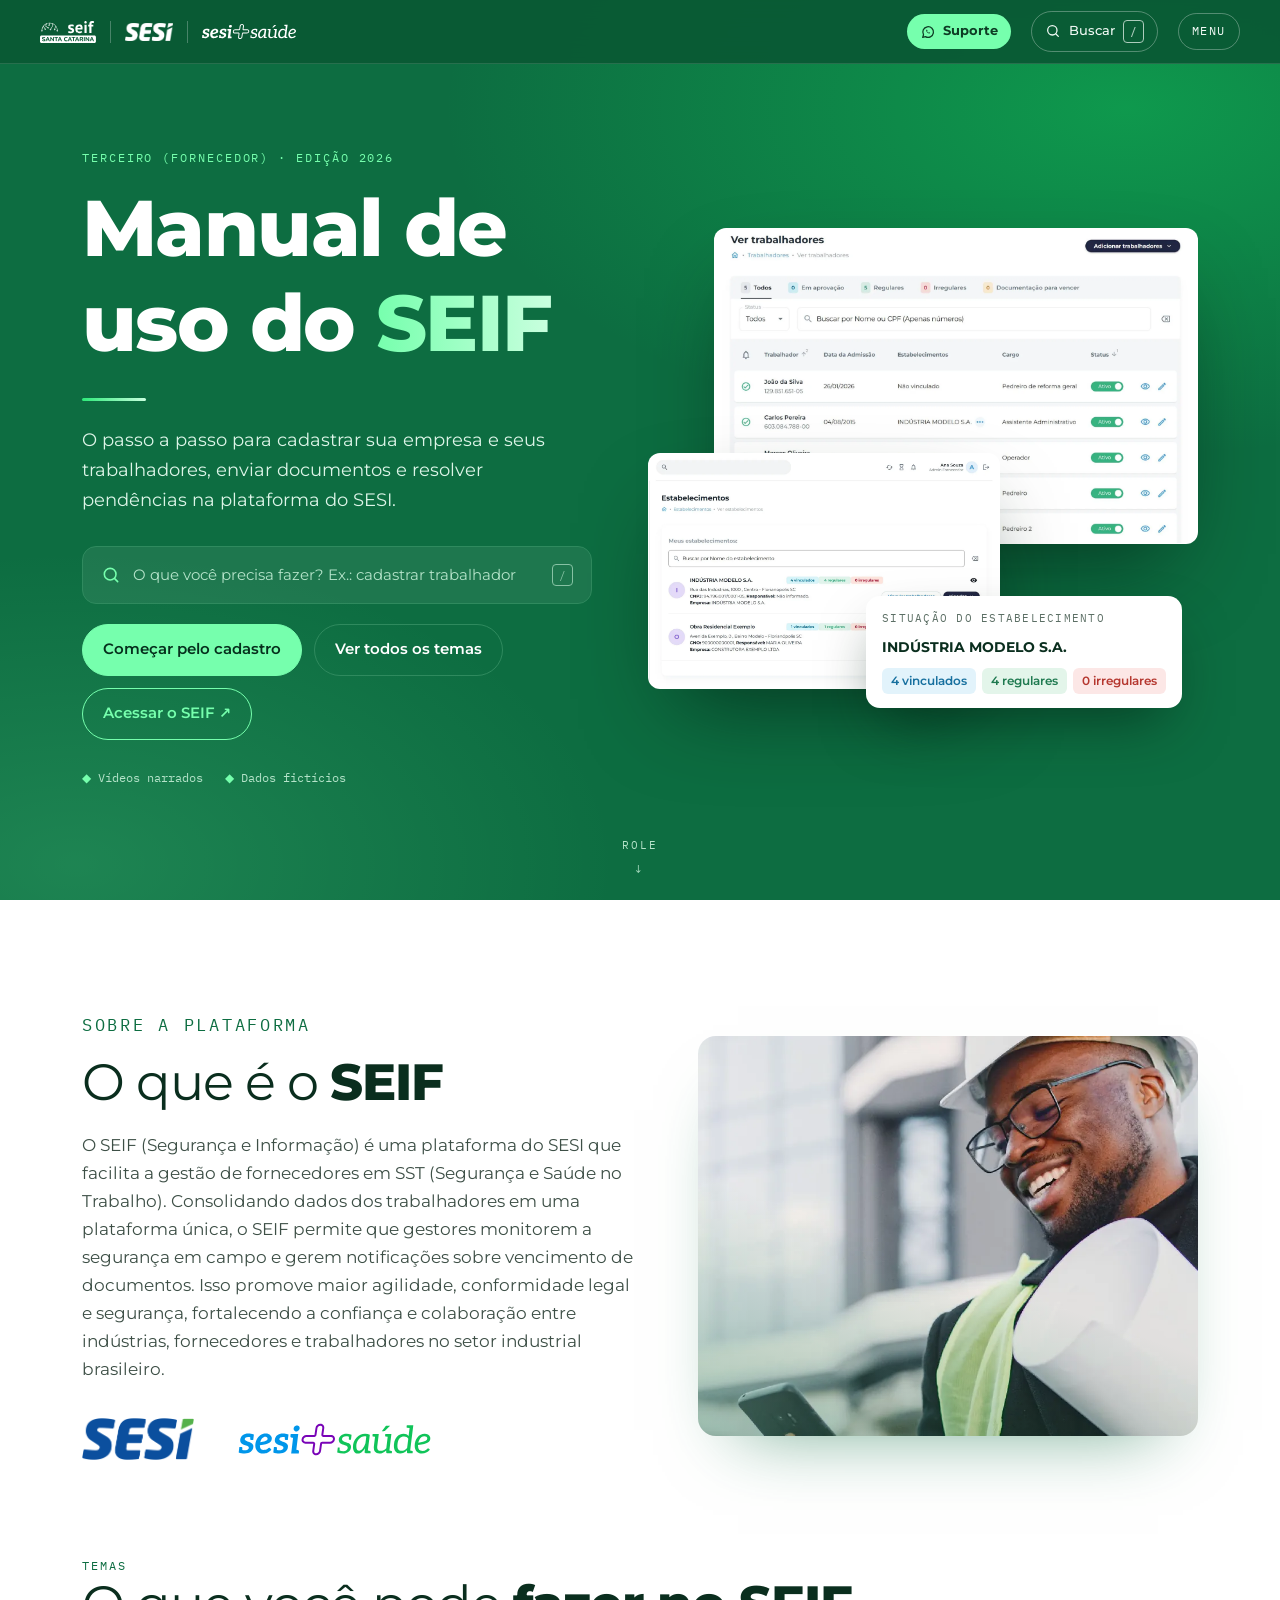
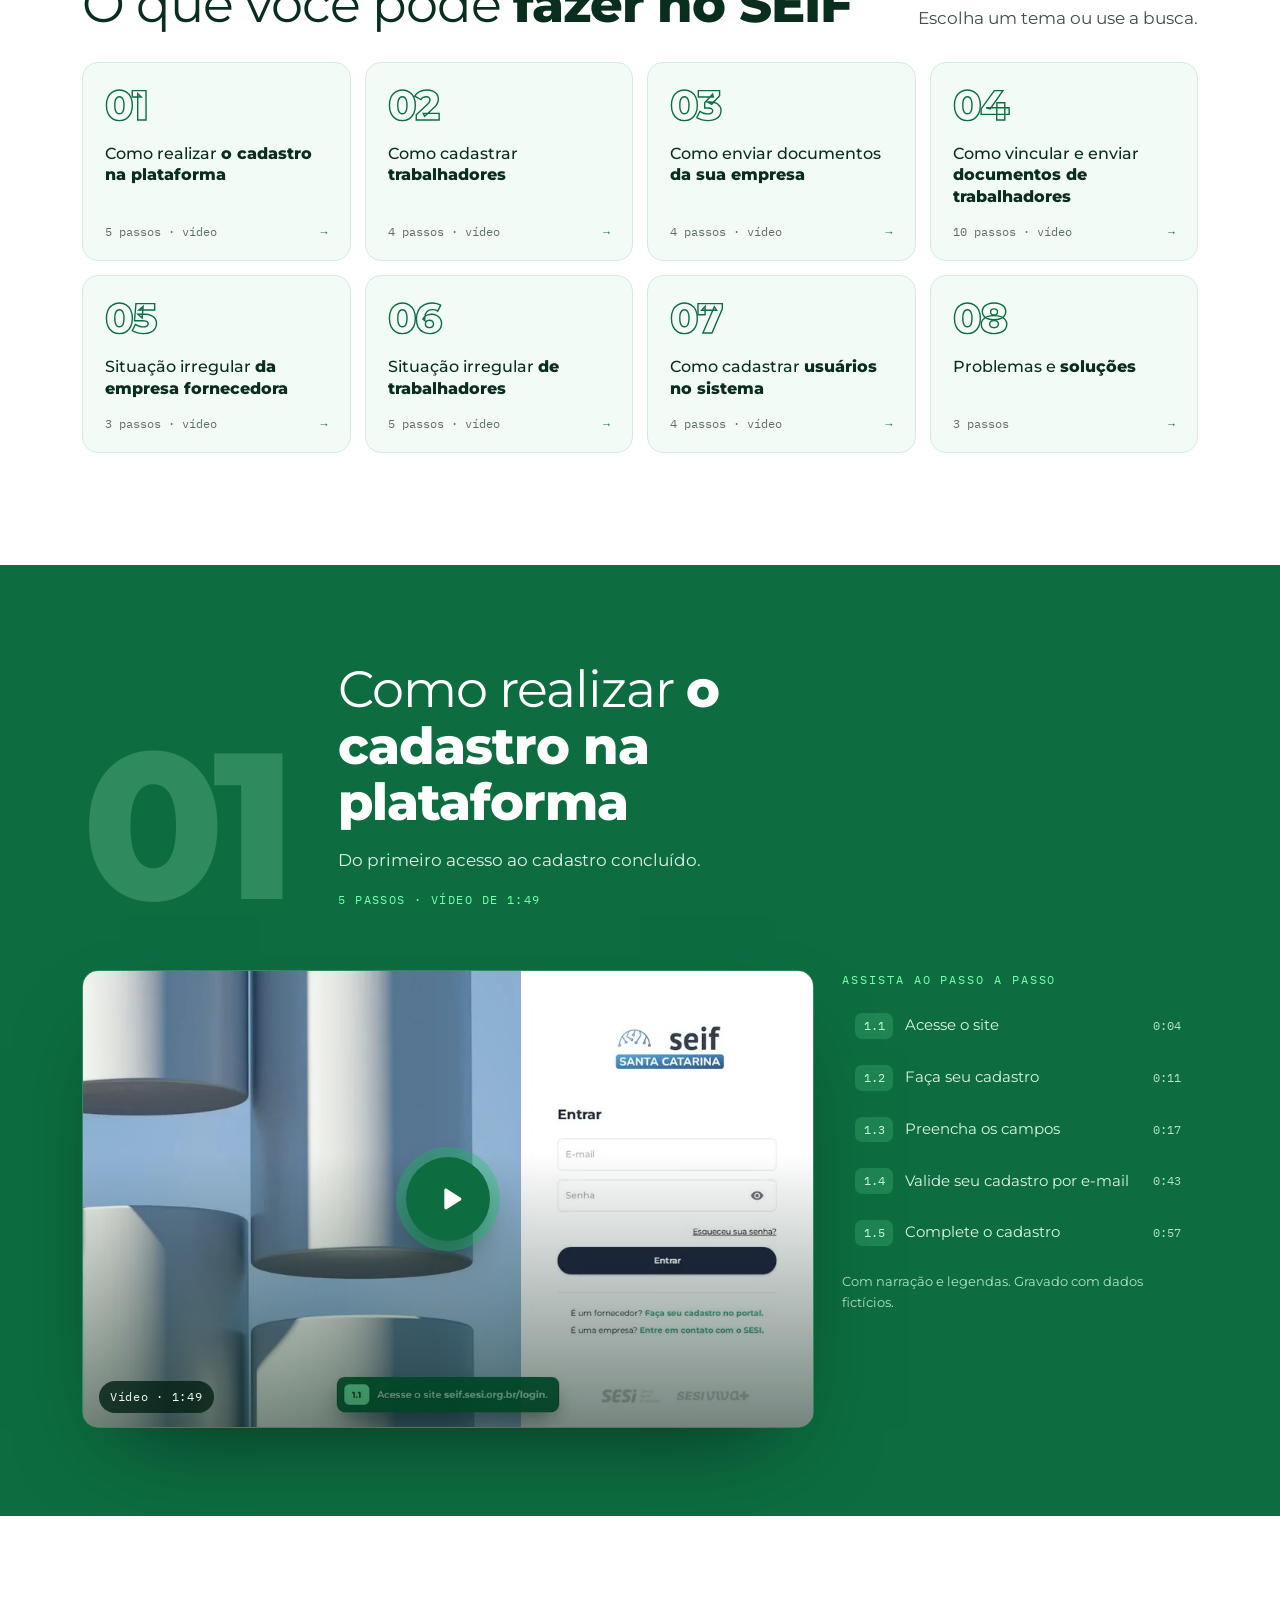
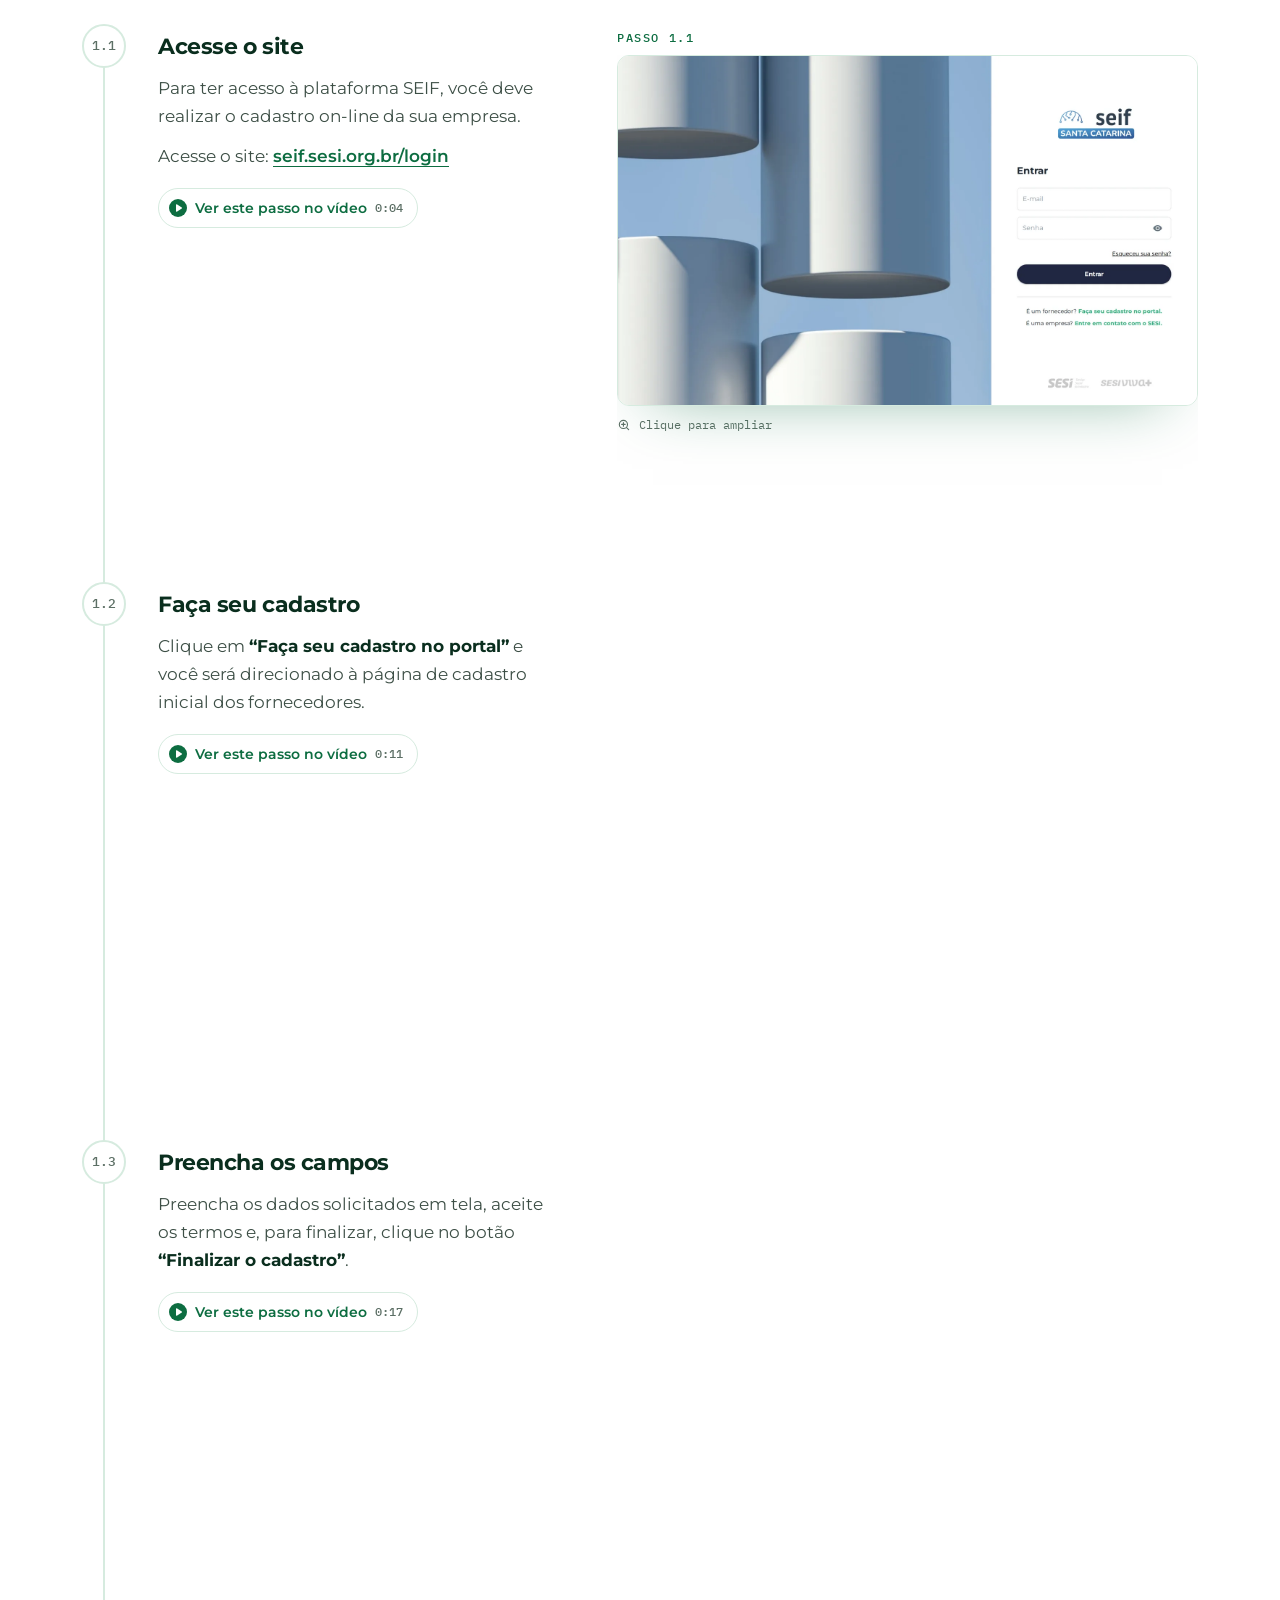
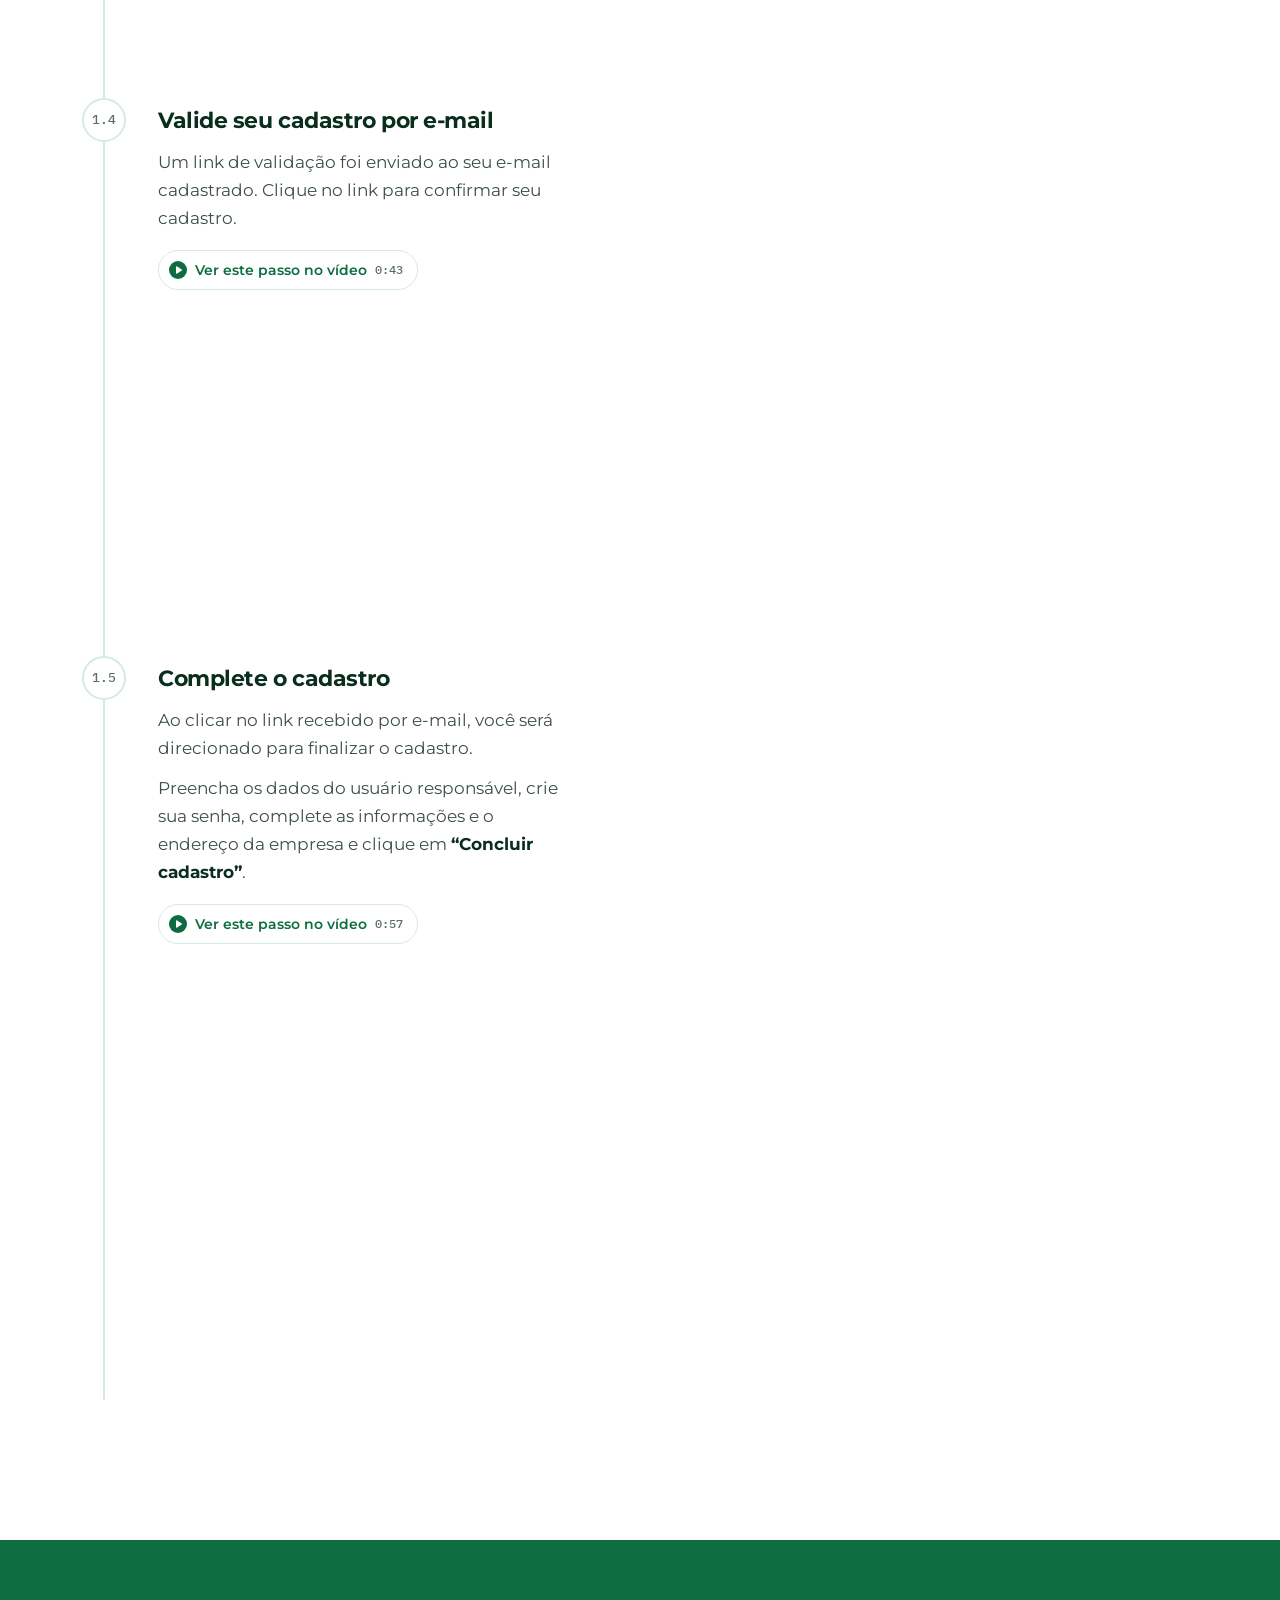
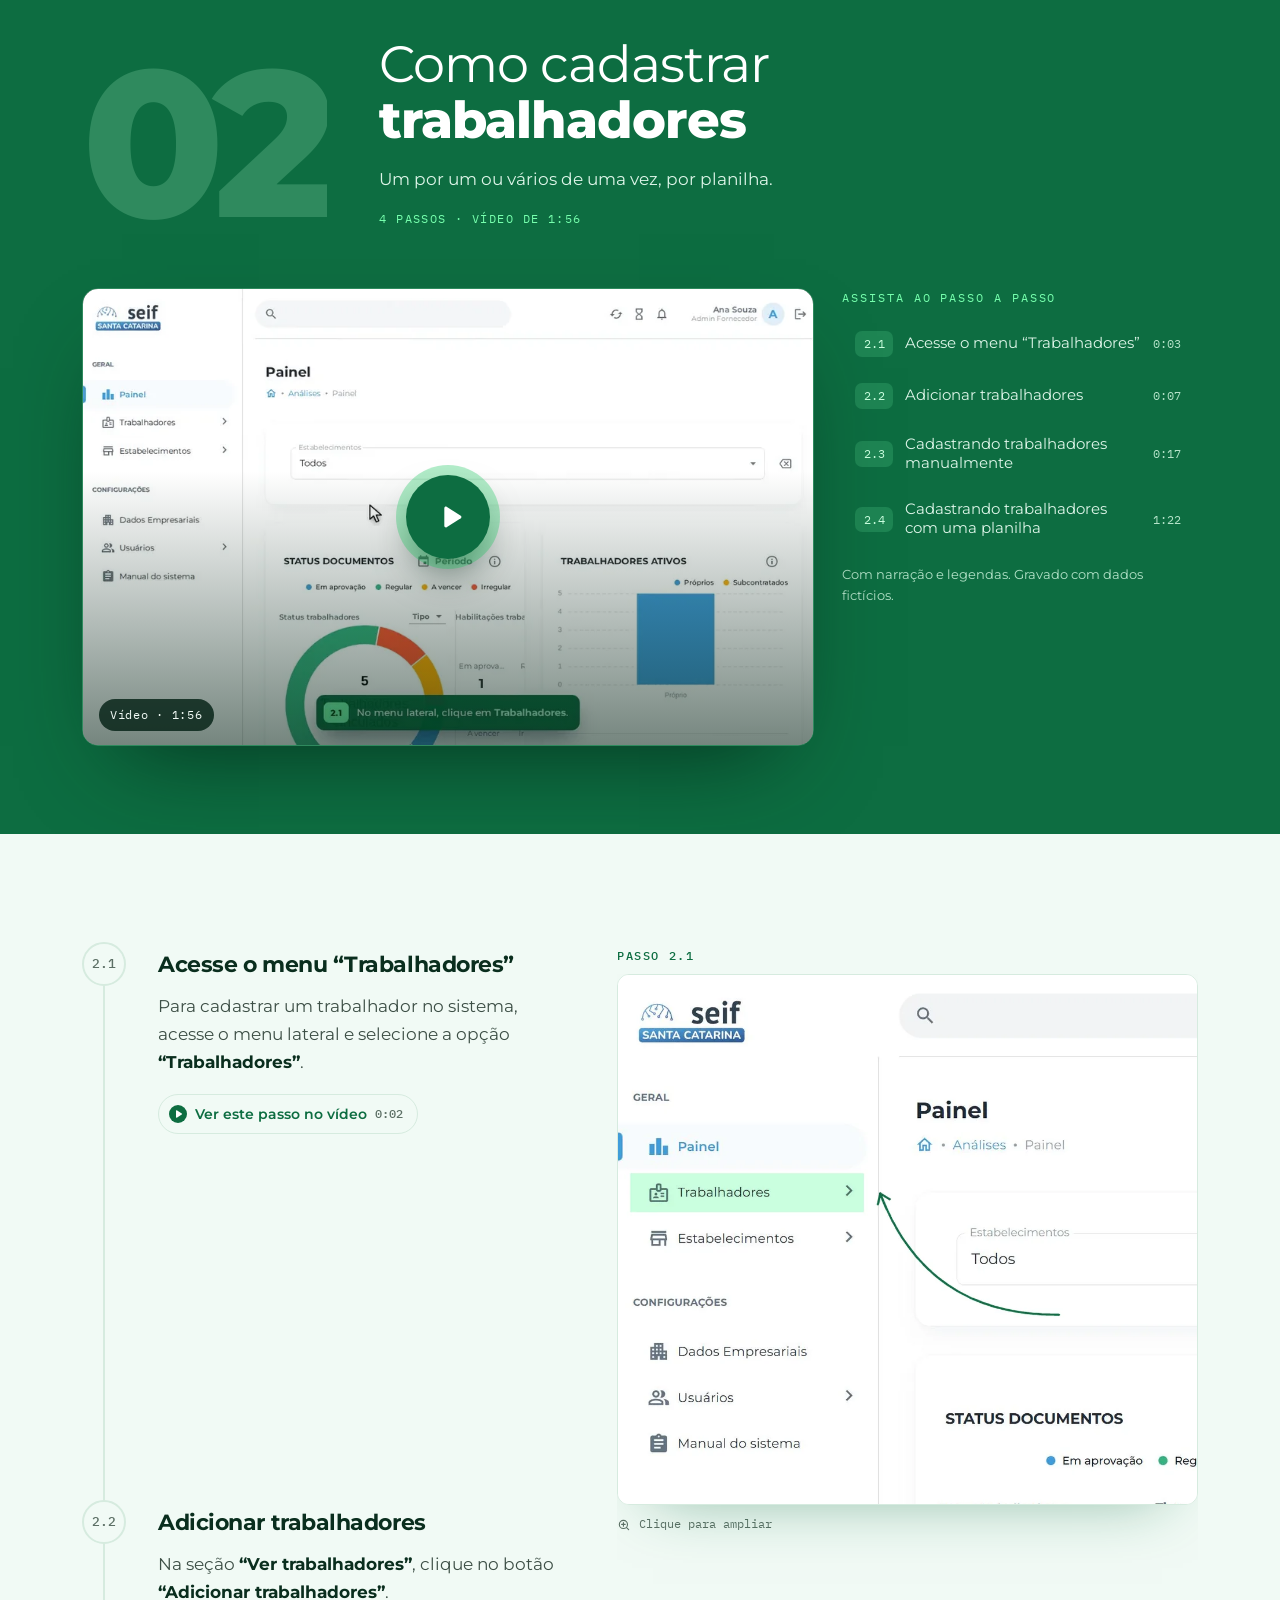
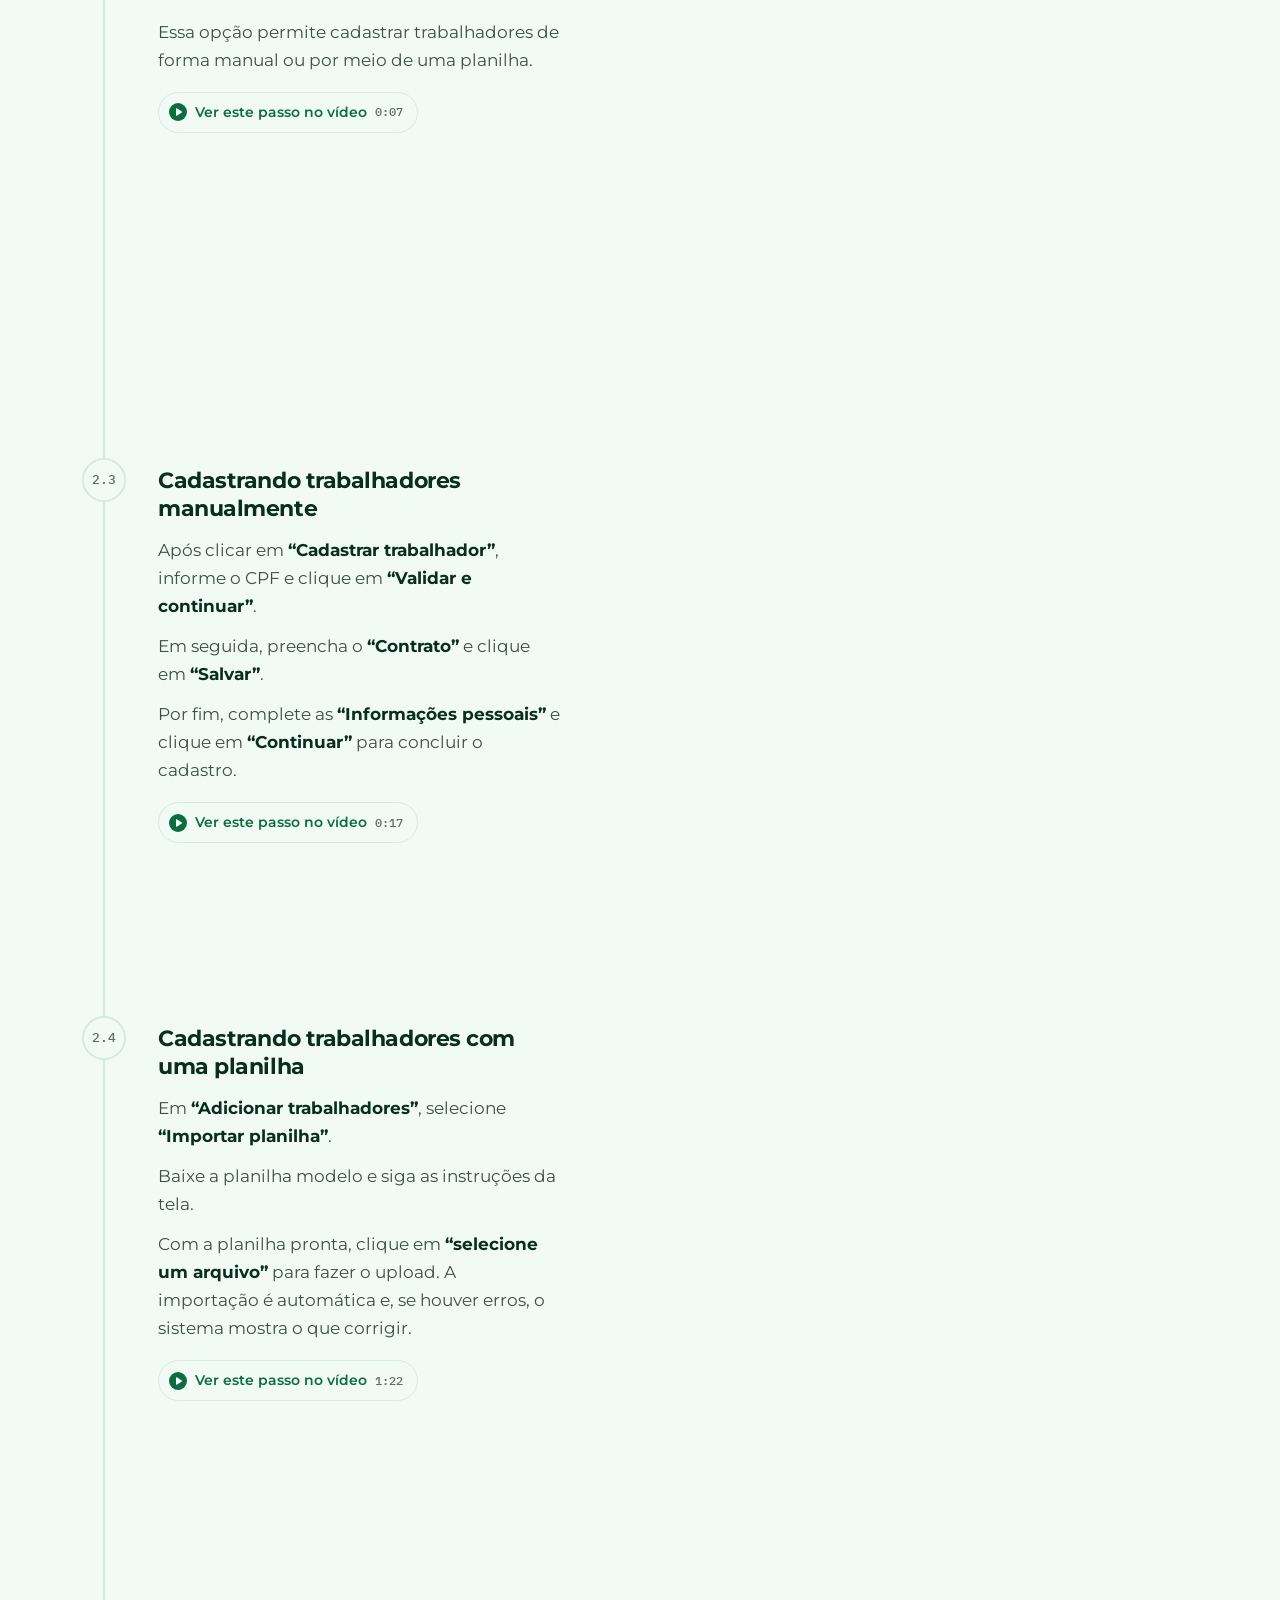
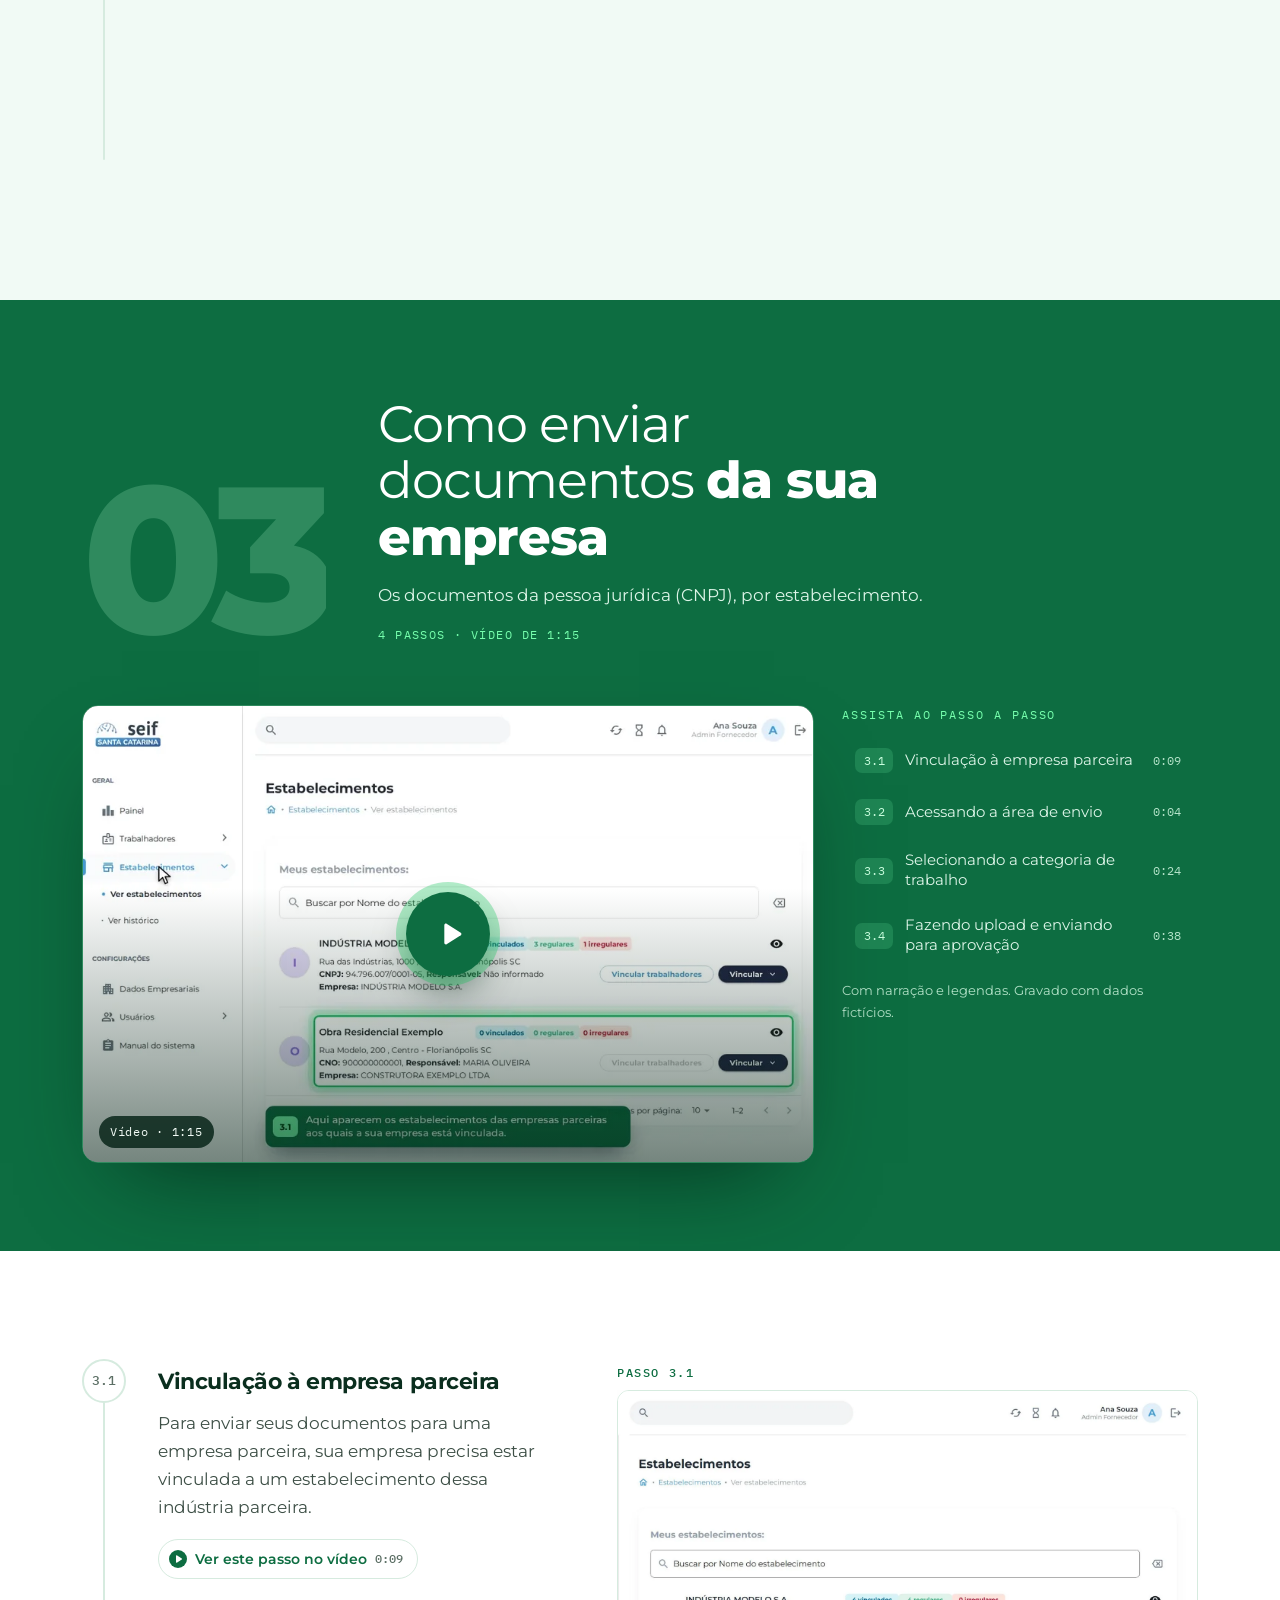
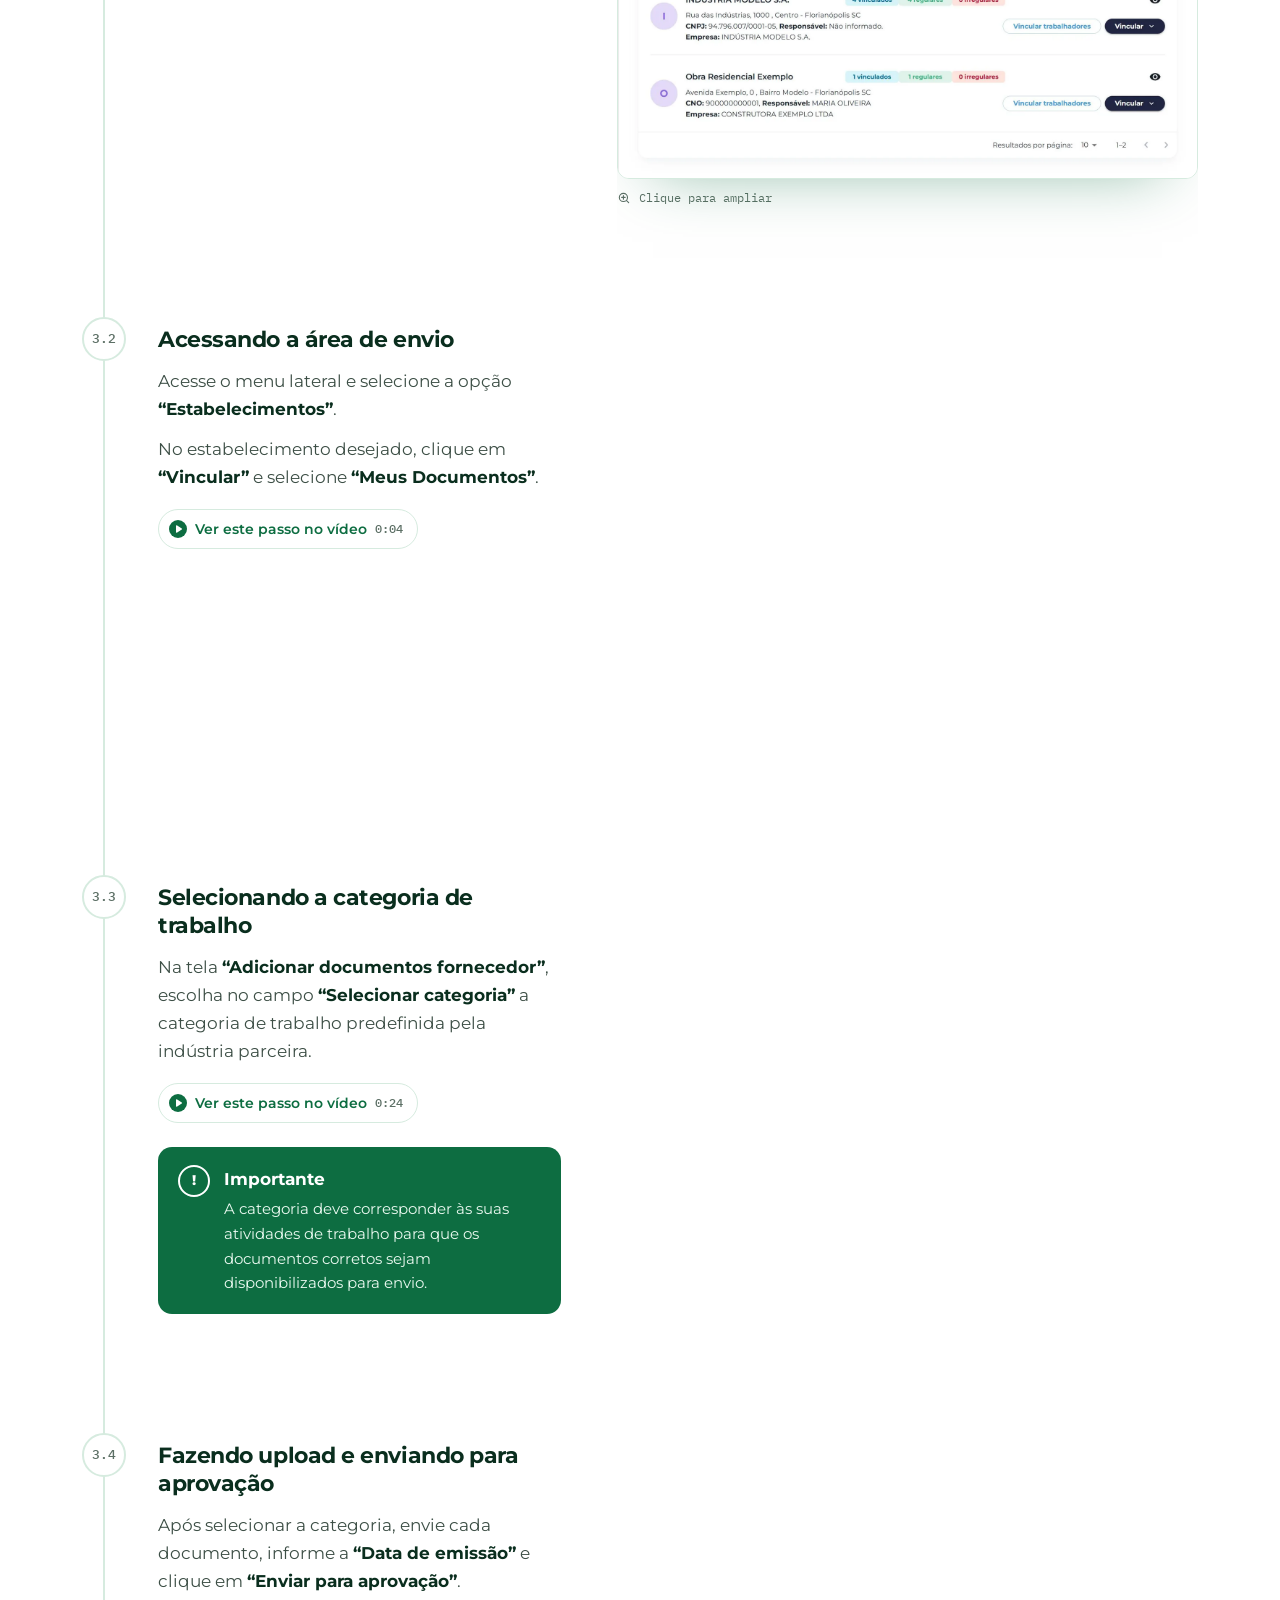
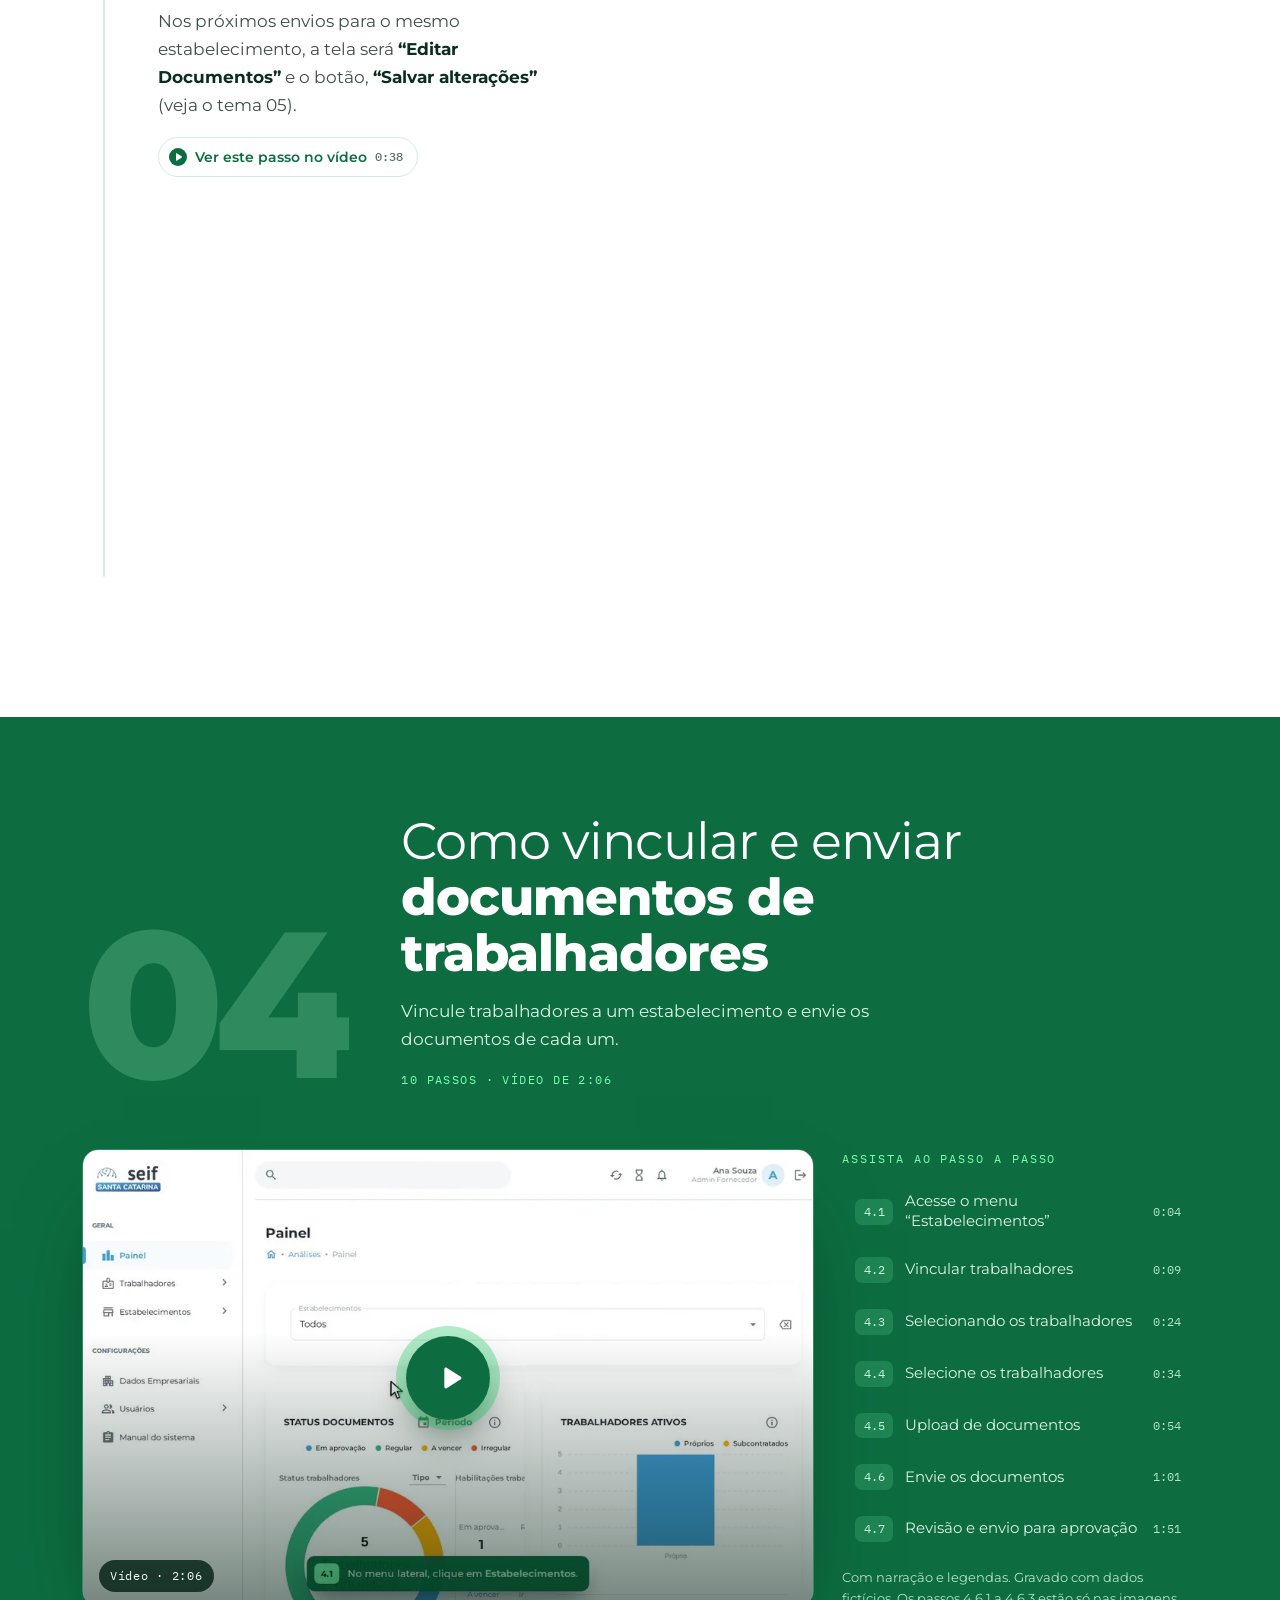
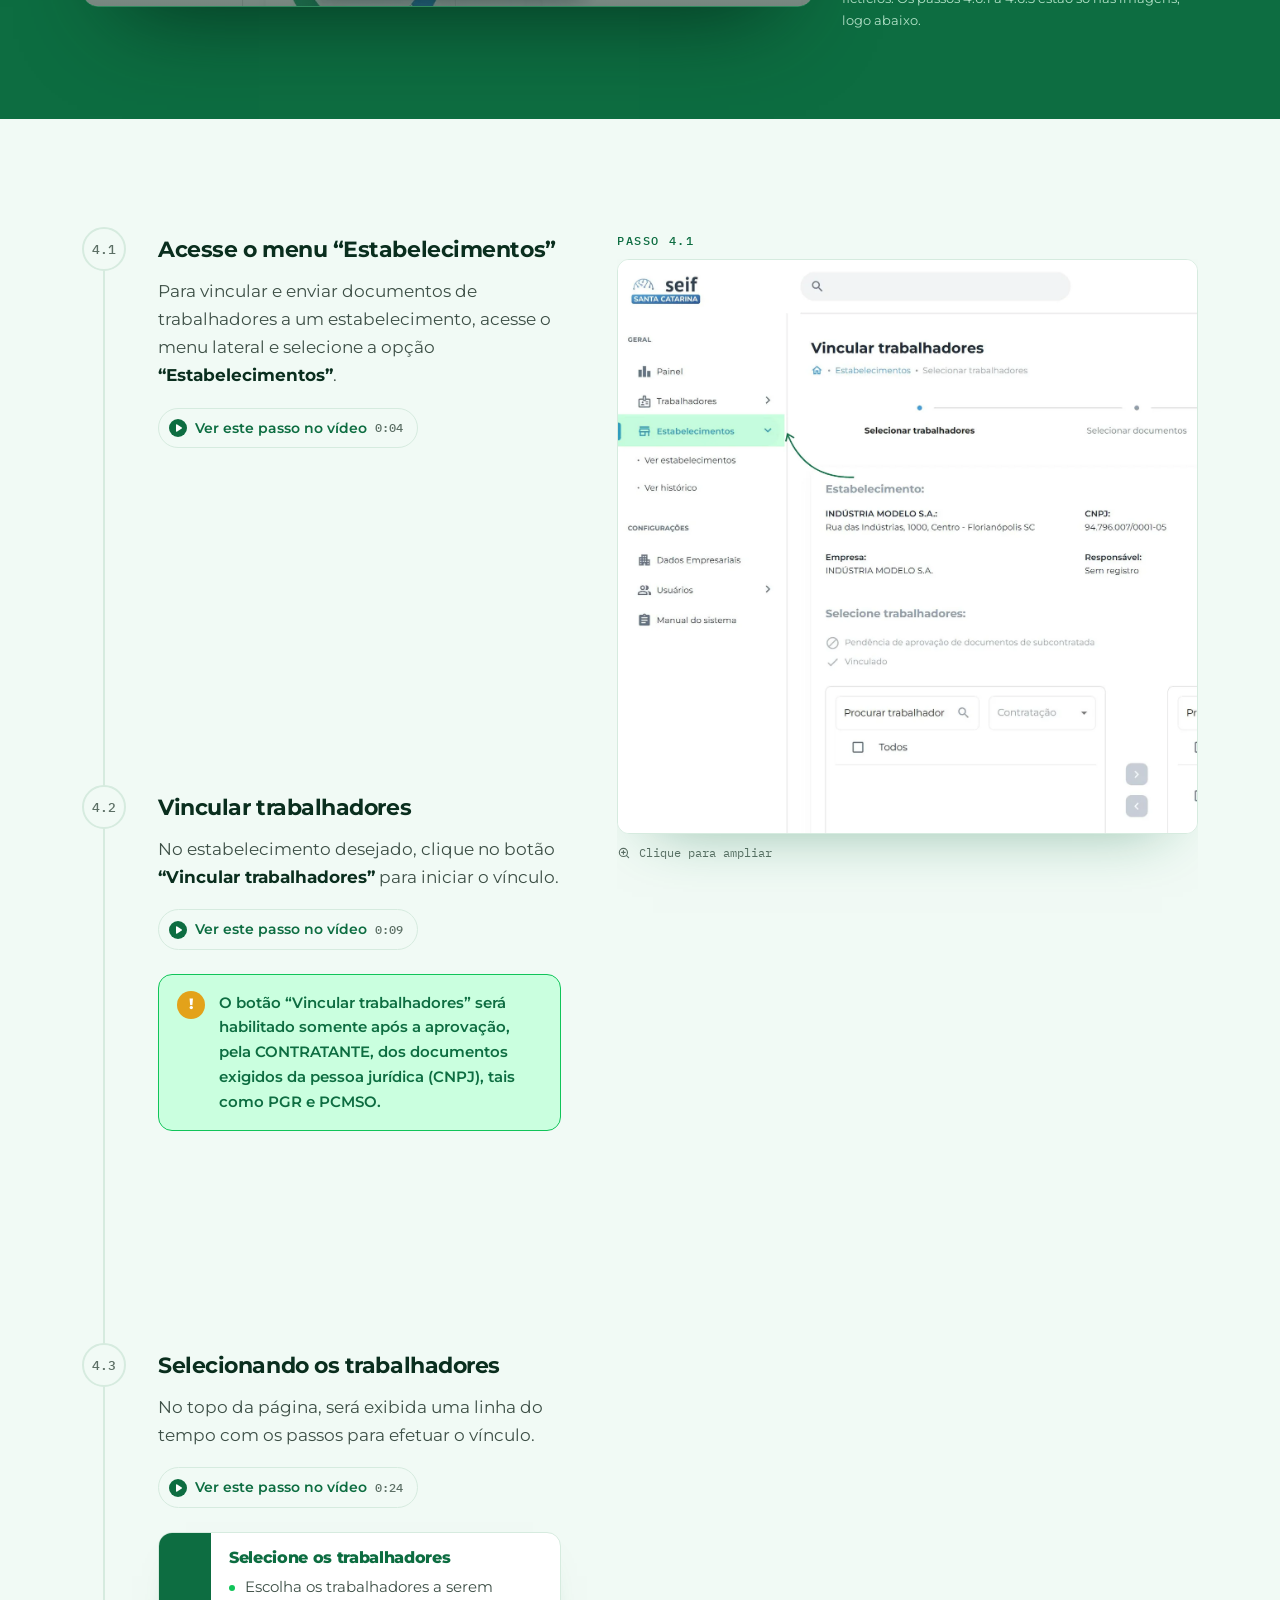
<file: terceiro.html>
<!DOCTYPE html>
<html lang="pt-BR" class="no-js">
<head>
<meta charset="UTF-8">
<meta name="viewport" content="width=device-width, initial-scale=1.0">
<title>Manual SEIF — Terceiro (Fornecedor) · 2026</title>
<meta name="description" content="Passo a passo do SEIF para empresas terceiras (fornecedores): cadastro, trabalhadores, documentos, vínculos e usuários. Edição 2026.">
<meta name="theme-color" content="#0D6D41">
<link rel="icon" href="data:image/svg+xml,%3Csvg xmlns='http://www.w3.org/2000/svg' viewBox='0 0 64 64'%3E%3Crect width='64' height='64' rx='14' fill='%230D6D41'/%3E%3Ctext x='32' y='44' font-family='Arial' font-size='34' font-weight='700' text-anchor='middle' fill='%23CAFFDF'%3ES%3C/text%3E%3C/svg%3E">
<style>
@font-face{font-family:Montserrat;src:url(assets/fonts/montserrat-latin-400-normal.woff2) format('woff2');font-weight:400;font-display:swap}
@font-face{font-family:Montserrat;src:url(assets/fonts/montserrat-latin-500-normal.woff2) format('woff2');font-weight:500;font-display:swap}
@font-face{font-family:Montserrat;src:url(assets/fonts/montserrat-latin-600-normal.woff2) format('woff2');font-weight:600;font-display:swap}
@font-face{font-family:Montserrat;src:url(assets/fonts/montserrat-latin-700-normal.woff2) format('woff2');font-weight:700;font-display:swap}
@font-face{font-family:Montserrat;src:url(assets/fonts/montserrat-latin-800-normal.woff2) format('woff2');font-weight:800;font-display:swap}
@font-face{font-family:'IBM Plex Mono';src:url(assets/fonts/ibm-plex-mono-latin-400-normal.woff2) format('woff2');font-weight:400;font-display:swap}
@font-face{font-family:'IBM Plex Mono';src:url(assets/fonts/ibm-plex-mono-latin-500-normal.woff2) format('woff2');font-weight:500;font-display:swap}
</style>
<link rel="stylesheet" href="assets/css/manual.css">
</head>
<body>
<a class="skip" href="#conteudo">Pular para o conteúdo</a>

<!-- Ícones reutilizados na página -->
<svg width="0" height="0" style="position:absolute" aria-hidden="true">
  <defs>
    <symbol id="i-busca" viewBox="0 0 24 24" fill="none" stroke="currentColor" stroke-width="1.9" stroke-linecap="round"><circle cx="11" cy="11" r="7"/><path d="m20 20-3.6-3.6"/></symbol>
    <symbol id="i-play" viewBox="0 0 24 24"><path fill="currentColor" d="M8 5.6v12.8c0 .8.9 1.3 1.6.9l10-6.4c.6-.4.6-1.4 0-1.8l-10-6.4C8.9 4.3 8 4.8 8 5.6z"/></symbol>
    <symbol id="i-zoom" viewBox="0 0 24 24" fill="none" stroke="currentColor" stroke-width="1.9" stroke-linecap="round"><circle cx="11" cy="11" r="7"/><path d="m20 20-3.6-3.6M11 8v6M8 11h6"/></symbol>
    <symbol id="i-lupa" viewBox="0 0 24 24"><path fill="currentColor" d="M20 19.59V8l-6-6H6c-1.1 0-1.99.9-1.99 2L4 20c0 1.1.89 2 1.99 2H18c.45 0 .85-.15 1.19-.4l-4.43-4.43c-.8.52-1.74.83-2.76.83-2.76 0-5-2.24-5-5s2.24-5 5-5 5 2.24 5 5c0 1.02-.31 1.96-.83 2.75L20 19.59zM9 13c0 1.66 1.34 3 3 3s3-1.34 3-3-1.34-3-3-3-3 1.34-3 3z"/></symbol>
    <symbol id="i-bloqueado" viewBox="0 0 24 24"><path fill="currentColor" d="M12 2C6.48 2 2 6.48 2 12s4.48 10 10 10 10-4.48 10-10S17.52 2 12 2zM4 12c0-4.42 3.58-8 8-8 1.85 0 3.55.63 4.9 1.69L5.69 16.9C4.63 15.55 4 13.85 4 12zm8 8c-1.85 0-3.55-.63-4.9-1.69L18.31 7.1C19.37 8.45 20 10.15 20 12c0 4.42-3.58 8-8 8z"/></symbol>
    <symbol id="i-grupo" viewBox="0 0 24 24"><path fill="currentColor" d="M16 11c1.66 0 2.99-1.34 2.99-3S17.66 5 16 5c-1.66 0-3 1.34-3 3s1.34 3 3 3zm-8 0c1.66 0 2.99-1.34 2.99-3S9.66 5 8 5C6.34 5 5 6.34 5 8s1.34 3 3 3zm0 2c-2.33 0-7 1.17-7 3.5V19h14v-2.5c0-2.33-4.67-3.5-7-3.5zm8 0c-.29 0-.62.02-.97.05 1.16.84 1.97 1.97 1.97 3.45V19h6v-2.5c0-2.33-4.67-3.5-7-3.5z"/></symbol>
  </defs>
</svg>

<header class="bar">
  <div class="bar__in">
    <div class="marks"><a class="mark" href="#inicio" aria-label="SEIF — voltar ao início"><i class="lg lg--seif" data-lg="logo_w" role="img" aria-label="SEIF Santa Catarina"></i></a><b class="marks__sep" aria-hidden="true"></b><i class="lg lg--sesi" data-lg="logo_sesi" role="img" aria-label="SESI"></i><b class="marks__sep" aria-hidden="true"></b><i class="lg lg--saude" data-lg="logo_saude" role="img" aria-label="sesi+saúde"></i><span class="mark__name">Manual do Terceiro</span></div>
    <nav class="bar__nav" id="menu" aria-label="Capítulos">
      <a class="only-mobile" href="index.html">← Trocar manual</a>
      <a href="#cadastro">Cadastro</a>
      <a href="#trabalhadores">Trabalhadores</a>
      <a href="#documentos-empresa">Docs. da empresa</a>
      <a href="#vincular">Vincular</a>
      <a href="#irregular-empresa">Empresa irregular</a>
      <a href="#irregular-trabalhadores">Trabalhador irregular</a>
      <a href="#usuarios">Usuários</a>
      <a href="#problemas">Problemas</a>
    </nav>
    <a class="bar__sup" href="https://wa.me/554833323343?text=Ol%C3%A1%21%20Vim%20pelo%20manual%20do%20SEIF%20e%20preciso%20de%20ajuda%20com%3A" target="_blank" rel="noopener" title="Falar com o suporte SEIF no WhatsApp: (48) 3332-3343" aria-label="Suporte SEIF no WhatsApp"><svg aria-hidden="true" viewBox="0 0 24 24"><path d="M4 20l1.3-3.9A8 8 0 1 1 8.2 19z" fill="none" stroke="currentColor" stroke-width="1.9" stroke-linejoin="round"/><path d="M9.2 9.3c.2 2.4 2.6 4.8 5 5l1.1-1.2-1.8-.9-.8.8c-.9-.4-1.8-1.3-2.2-2.2l.8-.8-.9-1.8z" fill="currentColor"/></svg><span>Suporte</span></a>
    <a class="bar__swap" href="index.html" title="Voltar à escolha do manual">Trocar manual</a>
    <button class="bar__search" type="button" data-busca aria-label="Buscar no manual"><svg aria-hidden="true"><use href="#i-busca"/></svg><span>Buscar</span><kbd>/</kbd></button>
    <button class="bar__menu" type="button" aria-expanded="false" aria-controls="menu">Menu</button>
  </div>
  <i class="bar__progress" aria-hidden="true"></i>
</header>

<nav class="chapters" aria-label="Atalho para os capítulos">
  <ol>
    <li><a href="#inicio"><span>Início</span><i></i></a></li>
    <li><a href="#cadastro"><span>01 · Cadastro</span><i></i></a></li>
    <li><a href="#trabalhadores"><span>02 · Trabalhadores</span><i></i></a></li>
    <li><a href="#documentos-empresa"><span>03 · Docs. da empresa</span><i></i></a></li>
    <li><a href="#vincular"><span>04 · Vincular</span><i></i></a></li>
    <li><a href="#irregular-empresa"><span>05 · Empresa irregular</span><i></i></a></li>
    <li><a href="#irregular-trabalhadores"><span>06 · Trabalhador irregular</span><i></i></a></li>
    <li><a href="#usuarios"><span>07 · Usuários</span><i></i></a></li>
    <li><a href="#problemas"><span>08 · Problemas e soluções</span><i></i></a></li>
  </ol>
</nav>

<main id="conteudo">
  <section class="sec dark hero" id="inicio" data-title="Início" aria-label="Apresentação">
    <div class="wrap hero__grid">
      <div>
        <p class="eyebrow">Terceiro (fornecedor) · Edição 2026</p>
        <h1><span class="rv"><span>Manual</span></span> <span class="rv"><span>de</span></span> <span class="rv"><span>uso</span></span> <span class="rv"><span>do</span></span> <span class="rv"><span><em>SEIF</em></span></span></h1>
        <div class="hero__rule"></div>
        <p class="hero__lede">O passo a passo para cadastrar sua empresa e seus trabalhadores, enviar documentos e resolver pendências na plataforma do SESI.</p>
        <button class="finder" type="button" data-busca><svg aria-hidden="true"><use href="#i-busca"/></svg><span>O que você precisa fazer? Ex.: cadastrar trabalhador</span><kbd>/</kbd></button>
        <div class="hero__cta">
          <a class="btn btn--solid" href="#cadastro">Começar pelo cadastro</a>
          <a class="btn" href="#temas">Ver todos os temas</a>
          <a class="btn btn--seif" href="https://seif.sesi.org.br/login" target="_blank" rel="noopener">Acessar o SEIF ↗</a>
        </div>
        <ul class="hero__meta"><li>Vídeos narrados</li><li>Dados fictícios</li></ul>
      </div>
      <div class="art" aria-hidden="true">
        <div class="layer screen screen--a" data-depth="0.6"><img data-img="hero_a" alt="" width="1500" height="978" data-now></div>
        <div class="layer screen screen--b" data-depth="1.3"><img data-img="hero_b" alt="" width="1300" height="868" data-now></div>
        <div class="layer chipcard" data-depth="2">
          <small>Situação do estabelecimento</small>
          <strong>INDÚSTRIA MODELO S.A.</strong>
          <div class="pills"><span class="pill pill--a">4 vinculados</span><span class="pill pill--r">4 regulares</span><span class="pill pill--i">0 irregulares</span></div>
        </div>
      </div>
    </div>
    <div class="scroll-cue" aria-hidden="true">role<span>↓</span></div>
  </section>

  <section class="sec" id="sobre" data-title="O que é o SEIF">
    <div class="wrap">
      <div class="about">
        <div class="up">
          <p class="eyebrow">Sobre a plataforma</p>
          <h2>O que é o <b>SEIF</b></h2>
          <p>O SEIF (Segurança e Informação) é uma plataforma do SESI que facilita a gestão de fornecedores em SST (Segurança e Saúde no Trabalho). Consolidando dados dos trabalhadores em uma plataforma única, o SEIF permite que gestores monitorem a segurança em campo e gerem notificações sobre vencimento de documentos. Isso promove maior agilidade, conformidade legal e segurança, fortalecendo a confiança e colaboração entre indústrias, fornecedores e trabalhadores no setor industrial brasileiro.</p>
          <div class="brands"><img class="brands__sesi" data-img="logo_sesi" alt="SESI" width="470" height="176" loading="lazy" decoding="async"><img class="brands__saude" data-img="logo_saude" alt="SESI Saúde" width="553" height="95" loading="lazy" decoding="async"></div>
        </div>
        <figure class="photo up"><img data-img="capa" alt="Trabalhador da indústria consultando o celular" width="1100" height="699" loading="lazy"></figure>
      </div>
      <div class="toc" id="temas">
        <div class="toc__head up">
          <div><p class="eyebrow">Temas</p><h2>O que você pode <b>fazer no SEIF</b></h2></div>
          <p>Escolha um tema ou use a busca.</p>
        </div>
        <div class="toc__grid">
        <a class="card up" href="#cadastro"><span class="card__n">01</span><span class="card__t">Como realizar <b>o cadastro na plataforma</b></span><span class="card__m">5 passos · vídeo <i>→</i></span></a>
        <a class="card up" href="#trabalhadores"><span class="card__n">02</span><span class="card__t">Como cadastrar <b>trabalhadores</b></span><span class="card__m">4 passos · vídeo <i>→</i></span></a>
        <a class="card up" href="#documentos-empresa"><span class="card__n">03</span><span class="card__t">Como enviar documentos <b>da sua empresa</b></span><span class="card__m">4 passos · vídeo <i>→</i></span></a>
        <a class="card up" href="#vincular"><span class="card__n">04</span><span class="card__t">Como vincular e enviar <b>documentos de trabalhadores</b></span><span class="card__m">10 passos · vídeo <i>→</i></span></a>
        <a class="card up" href="#irregular-empresa"><span class="card__n">05</span><span class="card__t">Situação irregular <b>da empresa fornecedora</b></span><span class="card__m">3 passos · vídeo <i>→</i></span></a>
        <a class="card up" href="#irregular-trabalhadores"><span class="card__n">06</span><span class="card__t">Situação irregular <b>de trabalhadores</b></span><span class="card__m">5 passos · vídeo <i>→</i></span></a>
        <a class="card up" href="#usuarios"><span class="card__n">07</span><span class="card__t">Como cadastrar <b>usuários no sistema</b></span><span class="card__m">4 passos · vídeo <i>→</i></span></a>
        <a class="card up" href="#problemas"><span class="card__n">08</span><span class="card__t">Problemas e <b>soluções</b></span><span class="card__m">3 passos <i>→</i></span></a>
        </div>
      </div>
    </div>
  </section>

  <section id="cadastro" data-title="01 · Como realizar o cadastro na plataforma" aria-labelledby="h-cadastro">
    <div class="sec dark chap">
      <div class="wrap chap__in">
        <span class="outline-word" aria-hidden="true">01</span>
        <div class="up">
          <h2 id="h-cadastro">Como realizar <b>o cadastro na plataforma</b></h2>
          <p class="chap__lede">Do primeiro acesso ao cadastro concluído.</p>
          <p class="chap__meta">5 passos · vídeo de 1:49</p>
        </div>
        <div class="vid up" id="video-cadastro" data-vid="01" data-src="assets/video/terceiro/tema-01.mp4">
          <div class="vid__screen">
            <button class="vid__start" type="button" aria-label="Assistir ao vídeo do tema 01: Como realizar o cadastro na plataforma (1:49)">
              <img data-img="poster_01" alt="" width="960" height="600" loading="lazy" decoding="async">
              <span class="vid__play" aria-hidden="true"><svg><use href="#i-play"/></svg></span>
              <span class="vid__badge">Vídeo · 1:49</span>
            </button>
          </div>
          <div class="vid__side">
            <p class="eyebrow">Assista ao passo a passo</p>
            <ol class="vid__steps"><li><button type="button" data-t="4.87"><span class="vid__code">1.1</span><span class="vid__title">Acesse o site</span><span class="vid__time">0:04</span></button></li><li><button type="button" data-t="11.50"><span class="vid__code">1.2</span><span class="vid__title">Faça seu cadastro</span><span class="vid__time">0:11</span></button></li><li><button type="button" data-t="17.20"><span class="vid__code">1.3</span><span class="vid__title">Preencha os campos</span><span class="vid__time">0:17</span></button></li><li><button type="button" data-t="43.13"><span class="vid__code">1.4</span><span class="vid__title">Valide seu cadastro por e-mail</span><span class="vid__time">0:43</span></button></li><li><button type="button" data-t="57.33"><span class="vid__code">1.5</span><span class="vid__title">Complete o cadastro</span><span class="vid__time">0:57</span></button></li></ol>
            <p class="vid__note">Com narração e legendas. Gravado com dados fictícios.</p>
          </div>
        </div>
      </div>
    </div>
    <div class="sec ">
      <div class="wrap">
        <div class="steps">
          <span class="steps__line" aria-hidden="true"><i></i></span>
          <ol>
        <li class="step" id="passo-1-1" data-code="1.1" data-k="entrar login acessar endereço site link portal primeiro acesso">
          <span class="step__dot" aria-hidden="true">1.1</span>
          <div class="step__text up">
            <h3><span class="vh">Passo 1.1: </span>Acesse o site</h3>
            <p>Para ter acesso à plataforma SEIF, você deve realizar o cadastro on-line da sua empresa.</p><p>Acesse o site: <a class="link" href="https://seif.sesi.org.br/login" target="_blank" rel="noopener">seif.sesi.org.br/login</a></p><button class="watch" type="button" data-watch="cadastro" data-t="4.87"><svg aria-hidden="true"><use href="#i-play"/></svg>Ver este passo no vídeo <span>0:04</span></button>
          </div>
          <figure class="shot up">
            <button class="shot__btn" type="button" data-zoom aria-label="Ampliar imagem: Tela de login do SEIF">
              <span class="tilt"><img data-img="s1_1" alt="Tela de login do SEIF" width="1600" height="962" loading="lazy" decoding="async"></span>
            </button>
            <figcaption><svg aria-hidden="true"><use href="#i-zoom"/></svg>Clique para ampliar</figcaption>
          </figure>
        </li>
        <li class="step" id="passo-1-2" data-code="1.2" data-k="criar conta registrar cadastro inicial novo fornecedor">
          <span class="step__dot" aria-hidden="true">1.2</span>
          <div class="step__text up">
            <h3><span class="vh">Passo 1.2: </span>Faça seu cadastro</h3>
            <p>Clique em <b>“Faça seu cadastro no portal”</b> e você será direcionado à página de cadastro inicial dos fornecedores.</p><button class="watch" type="button" data-watch="cadastro" data-t="11.50"><svg aria-hidden="true"><use href="#i-play"/></svg>Ver este passo no vídeo <span>0:11</span></button>
          </div>
          <figure class="shot up shot--tall">
            <button class="shot__btn" type="button" data-zoom aria-label="Ampliar imagem: Link “Faça seu cadastro no portal” na tela de login">
              <span class="tilt"><img data-img="s1_2" alt="Link “Faça seu cadastro no portal” na tela de login" width="900" height="1207" loading="lazy" decoding="async"></span>
            </button>
            <figcaption><svg aria-hidden="true"><use href="#i-zoom"/></svg>Clique para ampliar</figcaption>
          </figure>
        </li>
        <li class="step" id="passo-1-3" data-code="1.3" data-k="cnpj razão social nome fantasia email termos formulário">
          <span class="step__dot" aria-hidden="true">1.3</span>
          <div class="step__text up">
            <h3><span class="vh">Passo 1.3: </span>Preencha os campos</h3>
            <p>Preencha os dados solicitados em tela, aceite os termos e, para finalizar, clique no botão <b>“Finalizar o cadastro”</b>.</p><button class="watch" type="button" data-watch="cadastro" data-t="17.20"><svg aria-hidden="true"><use href="#i-play"/></svg>Ver este passo no vídeo <span>0:17</span></button>
          </div>
          <figure class="shot up">
            <button class="shot__btn" type="button" data-zoom aria-label="Ampliar imagem: Formulário de cadastro inicial do fornecedor preenchido">
              <span class="tilt"><img data-img="s1_3" alt="Formulário de cadastro inicial do fornecedor preenchido" width="1600" height="962" loading="lazy" decoding="async"></span>
            </button>
            <figcaption><svg aria-hidden="true"><use href="#i-zoom"/></svg>Clique para ampliar</figcaption>
          </figure>
        </li>
        <li class="step" id="passo-1-4" data-code="1.4" data-k="confirmar validar email link não recebi reenviar">
          <span class="step__dot" aria-hidden="true">1.4</span>
          <div class="step__text up">
            <h3><span class="vh">Passo 1.4: </span>Valide seu cadastro por e-mail</h3>
            <p>Um link de validação foi enviado ao seu e-mail cadastrado. Clique no link para confirmar seu cadastro.</p><button class="watch" type="button" data-watch="cadastro" data-t="43.13"><svg aria-hidden="true"><use href="#i-play"/></svg>Ver este passo no vídeo <span>0:43</span></button>
          </div>
          <figure class="shot up">
            <button class="shot__btn" type="button" data-zoom aria-label="Ampliar imagem: Tela “Verifique seu e-mail”">
              <span class="tilt"><img data-img="s1_4" alt="Tela “Verifique seu e-mail”" width="1600" height="962" loading="lazy" decoding="async"></span>
            </button>
            <figcaption><svg aria-hidden="true"><use href="#i-zoom"/></svg>Clique para ampliar</figcaption>
          </figure>
        </li>
        <li class="step" id="passo-1-5" data-code="1.5" data-k="senha usuário responsável endereço cnae cep concluir">
          <span class="step__dot" aria-hidden="true">1.5</span>
          <div class="step__text up">
            <h3><span class="vh">Passo 1.5: </span>Complete o cadastro</h3>
            <p>Ao clicar no link recebido por e-mail, você será direcionado para finalizar o cadastro.</p><p>Preencha os dados do usuário responsável, crie sua senha, complete as informações e o endereço da empresa e clique em <b>“Concluir cadastro”</b>.</p><button class="watch" type="button" data-watch="cadastro" data-t="57.33"><svg aria-hidden="true"><use href="#i-play"/></svg>Ver este passo no vídeo <span>0:57</span></button>
          </div>
          <figure class="shot up shot--tall">
            <button class="shot__btn" type="button" data-zoom aria-label="Ampliar imagem: Tela “Finalize o cadastro” preenchida">
              <span class="tilt"><img data-img="s1_5" alt="Tela “Finalize o cadastro” preenchida" width="1100" height="1219" loading="lazy" decoding="async"></span>
            </button>
            <figcaption><svg aria-hidden="true"><use href="#i-zoom"/></svg>Clique para ampliar</figcaption>
          </figure>
        </li>
          </ol>
        </div>
      </div>
    </div>
  </section>
  <section id="trabalhadores" data-title="02 · Como cadastrar trabalhadores" aria-labelledby="h-trabalhadores">
    <div class="sec dark chap">
      <div class="wrap chap__in">
        <span class="outline-word" aria-hidden="true">02</span>
        <div class="up">
          <h2 id="h-trabalhadores">Como cadastrar <b>trabalhadores</b></h2>
          <p class="chap__lede">Um por um ou vários de uma vez, por planilha.</p>
          <p class="chap__meta">4 passos · vídeo de 1:56</p>
        </div>
        <div class="vid up" id="video-trabalhadores" data-vid="02" data-src="assets/video/terceiro/tema-02.mp4">
          <div class="vid__screen">
            <button class="vid__start" type="button" aria-label="Assistir ao vídeo do tema 02: Como cadastrar trabalhadores (1:56)">
              <img data-img="poster_02" alt="" width="960" height="600" loading="lazy" decoding="async">
              <span class="vid__play" aria-hidden="true"><svg><use href="#i-play"/></svg></span>
              <span class="vid__badge">Vídeo · 1:56</span>
            </button>
          </div>
          <div class="vid__side">
            <p class="eyebrow">Assista ao passo a passo</p>
            <ol class="vid__steps"><li><button type="button" data-t="3.03"><span class="vid__code">2.1</span><span class="vid__title">Acesse o menu “Trabalhadores”</span><span class="vid__time">0:03</span></button></li><li><button type="button" data-t="7.93"><span class="vid__code">2.2</span><span class="vid__title">Adicionar trabalhadores</span><span class="vid__time">0:07</span></button></li><li><button type="button" data-t="17.87"><span class="vid__code">2.3</span><span class="vid__title">Cadastrando trabalhadores manualmente</span><span class="vid__time">0:17</span></button></li><li><button type="button" data-t="82.80"><span class="vid__code">2.4</span><span class="vid__title">Cadastrando trabalhadores com uma planilha</span><span class="vid__time">1:22</span></button></li></ol>
            <p class="vid__note">Com narração e legendas. Gravado com dados fictícios.</p>
          </div>
        </div>
      </div>
    </div>
    <div class="sec soft">
      <div class="wrap">
        <div class="steps">
          <span class="steps__line" aria-hidden="true"><i></i></span>
          <ol>
        <li class="step" id="passo-2-1" data-code="2.1" data-k="funcionário colaborador menu">
          <span class="step__dot" aria-hidden="true">2.1</span>
          <div class="step__text up">
            <h3><span class="vh">Passo 2.1: </span>Acesse o menu “Trabalhadores”</h3>
            <p>Para cadastrar um trabalhador no sistema, acesse o menu lateral e selecione a opção <b>“Trabalhadores”</b>.</p><button class="watch" type="button" data-watch="trabalhadores" data-t="2.66"><svg aria-hidden="true"><use href="#i-play"/></svg>Ver este passo no vídeo <span>0:02</span></button>
          </div>
          <figure class="shot up">
            <button class="shot__btn" type="button" data-zoom aria-label="Ampliar imagem: Menu lateral com a opção Trabalhadores">
              <span class="tilt"><img data-img="s2_1" alt="Menu lateral com a opção Trabalhadores" width="1000" height="915" loading="lazy" decoding="async"></span>
            </button>
            <figcaption><svg aria-hidden="true"><use href="#i-zoom"/></svg>Clique para ampliar</figcaption>
          </figure>
        </li>
        <li class="step" id="passo-2-2" data-code="2.2" data-k="novo funcionário adicionar incluir">
          <span class="step__dot" aria-hidden="true">2.2</span>
          <div class="step__text up">
            <h3><span class="vh">Passo 2.2: </span>Adicionar trabalhadores</h3>
            <p>Na seção <b>“Ver trabalhadores”</b>, clique no botão <b>“Adicionar trabalhadores”</b>.</p><p>Essa opção permite cadastrar trabalhadores de forma manual ou por meio de uma planilha.</p><button class="watch" type="button" data-watch="trabalhadores" data-t="7.93"><svg aria-hidden="true"><use href="#i-play"/></svg>Ver este passo no vídeo <span>0:07</span></button>
          </div>
          <figure class="shot up">
            <button class="shot__btn" type="button" data-zoom aria-label="Ampliar imagem: Botão “Adicionar trabalhadores” aberto com as opções">
              <span class="tilt"><img data-img="s2_2" alt="Botão “Adicionar trabalhadores” aberto com as opções" width="1400" height="1284" loading="lazy" decoding="async"></span>
            </button>
            <figcaption><svg aria-hidden="true"><use href="#i-zoom"/></svg>Clique para ampliar</figcaption>
          </figure>
        </li>
        <li class="step" id="passo-2-3" data-code="2.3" data-k="cpf contrato informações pessoais manual funcionário">
          <span class="step__dot" aria-hidden="true">2.3</span>
          <div class="step__text up">
            <h3><span class="vh">Passo 2.3: </span>Cadastrando trabalhadores manualmente</h3>
            <p>Após clicar em <b>“Cadastrar trabalhador”</b>, informe o CPF e clique em <b>“Validar e continuar”</b>.</p><p>Em seguida, preencha o <b>“Contrato”</b> e clique em <b>“Salvar”</b>.</p><p>Por fim, complete as <b>“Informações pessoais”</b> e clique em <b>“Continuar”</b> para concluir o cadastro.</p><button class="watch" type="button" data-watch="trabalhadores" data-t="17.87"><svg aria-hidden="true"><use href="#i-play"/></svg>Ver este passo no vídeo <span>0:17</span></button>
          </div>
          <figure class="shot up">
            <button class="shot__btn" type="button" data-zoom aria-label="Ampliar imagem: Etapa de validação de CPF do cadastro de trabalhador">
              <span class="tilt"><img data-img="s2_3" alt="Etapa de validação de CPF do cadastro de trabalhador" width="1600" height="742" loading="lazy" decoding="async"></span>
            </button>
            <figcaption><svg aria-hidden="true"><use href="#i-zoom"/></svg>Clique para ampliar</figcaption>
          </figure>
        </li>
        <li class="step" id="passo-2-4" data-code="2.4" data-k="excel xlsx importar vários lote em massa funcionários">
          <span class="step__dot" aria-hidden="true">2.4</span>
          <div class="step__text up">
            <h3><span class="vh">Passo 2.4: </span>Cadastrando trabalhadores com uma planilha</h3>
            <p>Em <b>“Adicionar trabalhadores”</b>, selecione <b>“Importar planilha”</b>.</p><p>Baixe a planilha modelo e siga as instruções da tela.</p><p>Com a planilha pronta, clique em <b>“selecione um arquivo”</b> para fazer o upload. A importação é automática e, se houver erros, o sistema mostra o que corrigir.</p><button class="watch" type="button" data-watch="trabalhadores" data-t="82.80"><svg aria-hidden="true"><use href="#i-play"/></svg>Ver este passo no vídeo <span>1:22</span></button>
          </div>
          <figure class="shot up shot--tall">
            <button class="shot__btn" type="button" data-zoom aria-label="Ampliar imagem: Tela de importação de planilha">
              <span class="tilt"><img data-img="s2_4" alt="Tela de importação de planilha" width="1000" height="1938" loading="lazy" decoding="async"></span>
            </button>
            <figcaption><svg aria-hidden="true"><use href="#i-zoom"/></svg>Clique para ampliar</figcaption>
          </figure>
        </li>
          </ol>
        </div>
      </div>
    </div>
  </section>
  <section id="documentos-empresa" data-title="03 · Como enviar documentos da sua empresa" aria-labelledby="h-documentos-empresa">
    <div class="sec dark chap">
      <div class="wrap chap__in">
        <span class="outline-word" aria-hidden="true">03</span>
        <div class="up">
          <h2 id="h-documentos-empresa">Como enviar documentos <b>da sua empresa</b></h2>
          <p class="chap__lede">Os documentos da pessoa jurídica (CNPJ), por estabelecimento.</p>
          <p class="chap__meta">4 passos · vídeo de 1:15</p>
        </div>
        <div class="vid up" id="video-documentos-empresa" data-vid="03" data-src="assets/video/terceiro/tema-03.mp4">
          <div class="vid__screen">
            <button class="vid__start" type="button" aria-label="Assistir ao vídeo do tema 03: Como enviar documentos da sua empresa (1:15)">
              <img data-img="poster_03" alt="" width="960" height="600" loading="lazy" decoding="async">
              <span class="vid__play" aria-hidden="true"><svg><use href="#i-play"/></svg></span>
              <span class="vid__badge">Vídeo · 1:15</span>
            </button>
          </div>
          <div class="vid__side">
            <p class="eyebrow">Assista ao passo a passo</p>
            <ol class="vid__steps"><li><button type="button" data-t="9.23"><span class="vid__code">3.1</span><span class="vid__title">Vinculação à empresa parceira</span><span class="vid__time">0:09</span></button></li><li><button type="button" data-t="4.07"><span class="vid__code">3.2</span><span class="vid__title">Acessando a área de envio</span><span class="vid__time">0:04</span></button></li><li><button type="button" data-t="24.27"><span class="vid__code">3.3</span><span class="vid__title">Selecionando a categoria de trabalho</span><span class="vid__time">0:24</span></button></li><li><button type="button" data-t="38.63"><span class="vid__code">3.4</span><span class="vid__title">Fazendo upload e enviando para aprovação</span><span class="vid__time">0:38</span></button></li></ol>
            <p class="vid__note">Com narração e legendas. Gravado com dados fictícios.</p>
          </div>
        </div>
      </div>
    </div>
    <div class="sec ">
      <div class="wrap">
        <div class="steps">
          <span class="steps__line" aria-hidden="true"><i></i></span>
          <ol>
        <li class="step" id="passo-3-1" data-code="3.1" data-k="empresa parceira contratante estabelecimento vínculo">
          <span class="step__dot" aria-hidden="true">3.1</span>
          <div class="step__text up">
            <h3><span class="vh">Passo 3.1: </span>Vinculação à empresa parceira</h3>
            <p>Para enviar seus documentos para uma empresa parceira, sua empresa precisa estar vinculada a um estabelecimento dessa indústria parceira.</p><button class="watch" type="button" data-watch="documentos-empresa" data-t="9.23"><svg aria-hidden="true"><use href="#i-play"/></svg>Ver este passo no vídeo <span>0:09</span></button>
          </div>
          <figure class="shot up">
            <button class="shot__btn" type="button" data-zoom aria-label="Ampliar imagem: Lista de estabelecimentos">
              <span class="tilt"><img data-img="s3_1" alt="Lista de estabelecimentos" width="1600" height="1068" loading="lazy" decoding="async"></span>
            </button>
            <figcaption><svg aria-hidden="true"><use href="#i-zoom"/></svg>Clique para ampliar</figcaption>
          </figure>
        </li>
        <li class="step" id="passo-3-2" data-code="3.2" data-k="meus documentos vincular enviar documentos da empresa cnpj">
          <span class="step__dot" aria-hidden="true">3.2</span>
          <div class="step__text up">
            <h3><span class="vh">Passo 3.2: </span>Acessando a área de envio</h3>
            <p>Acesse o menu lateral e selecione a opção <b>“Estabelecimentos”</b>.</p><p>No estabelecimento desejado, clique em <b>“Vincular”</b> e selecione <b>“Meus Documentos”</b>.</p><button class="watch" type="button" data-watch="documentos-empresa" data-t="4.07"><svg aria-hidden="true"><use href="#i-play"/></svg>Ver este passo no vídeo <span>0:04</span></button>
          </div>
          <figure class="shot up">
            <button class="shot__btn" type="button" data-zoom aria-label="Ampliar imagem: Menu “Vincular” aberto com a opção Meus Documentos">
              <span class="tilt"><img data-img="s3_2" alt="Menu “Vincular” aberto com a opção Meus Documentos" width="1600" height="1068" loading="lazy" decoding="async"></span>
            </button>
            <figcaption><svg aria-hidden="true"><use href="#i-zoom"/></svg>Clique para ampliar</figcaption>
          </figure>
        </li>
        <li class="step" id="passo-3-3" data-code="3.3" data-k="categoria tipo de trabalho adicionar documentos fornecedor primeira vez">
          <span class="step__dot" aria-hidden="true">3.3</span>
          <div class="step__text up">
            <h3><span class="vh">Passo 3.3: </span>Selecionando a categoria de trabalho</h3>
            <p>Na tela <b>“Adicionar documentos fornecedor”</b>, escolha no campo <b>“Selecionar categoria”</b> a categoria de trabalho predefinida pela indústria parceira.</p><button class="watch" type="button" data-watch="documentos-empresa" data-t="24.27"><svg aria-hidden="true"><use href="#i-play"/></svg>Ver este passo no vídeo <span>0:24</span></button><div class="note"><strong>Importante</strong><p>A categoria deve corresponder às suas atividades de trabalho para que os documentos corretos sejam disponibilizados para envio.</p></div>
          </div>
          <figure class="shot up">
            <button class="shot__btn" type="button" data-zoom aria-label="Ampliar imagem: Tela “Adicionar documentos fornecedor” com o campo “Selecionar categoria” aberto">
              <span class="tilt"><img data-img="s3_3" alt="Tela “Adicionar documentos fornecedor” com o campo “Selecionar categoria” aberto" width="1500" height="1360" loading="lazy" decoding="async"></span>
            </button>
            <figcaption><svg aria-hidden="true"><use href="#i-zoom"/></svg>Clique para ampliar</figcaption>
          </figure>
        </li>
        <li class="step" id="passo-3-4" data-code="3.4" data-k="upload anexar arquivo pgr pcmso data de emissão enviar para aprovação editar documentos salvar alterações">
          <span class="step__dot" aria-hidden="true">3.4</span>
          <div class="step__text up">
            <h3><span class="vh">Passo 3.4: </span>Fazendo upload e enviando para aprovação</h3>
            <p>Após selecionar a categoria, envie cada documento, informe a <b>“Data de emissão”</b> e clique em <b>“Enviar para aprovação”</b>.</p><p>Nos próximos envios para o mesmo estabelecimento, a tela será <b>“Editar Documentos”</b> e o botão, <b>“Salvar alterações”</b> (veja o tema 05).</p><button class="watch" type="button" data-watch="documentos-empresa" data-t="38.63"><svg aria-hidden="true"><use href="#i-play"/></svg>Ver este passo no vídeo <span>0:38</span></button>
          </div>
          <figure class="shot up">
            <button class="shot__btn" type="button" data-zoom aria-label="Ampliar imagem: Documentos anexados com data de emissão e o botão “Enviar para aprovação”">
              <span class="tilt"><img data-img="s3_4" alt="Documentos anexados com data de emissão e o botão “Enviar para aprovação”" width="1600" height="1066" loading="lazy" decoding="async"></span>
            </button>
            <figcaption><svg aria-hidden="true"><use href="#i-zoom"/></svg>Clique para ampliar</figcaption>
          </figure>
        </li>
          </ol>
        </div>
      </div>
    </div>
  </section>
  <section id="vincular" data-title="04 · Como vincular e enviar documentos de trabalhadores" aria-labelledby="h-vincular">
    <div class="sec dark chap">
      <div class="wrap chap__in">
        <span class="outline-word" aria-hidden="true">04</span>
        <div class="up">
          <h2 id="h-vincular">Como vincular e enviar <b>documentos de trabalhadores</b></h2>
          <p class="chap__lede">Vincule trabalhadores a um estabelecimento e envie os documentos de cada um.</p>
          <p class="chap__meta">10 passos · vídeo de 2:06</p>
        </div>
        <div class="vid up" id="video-vincular" data-vid="04" data-src="assets/video/terceiro/tema-04.mp4">
          <div class="vid__screen">
            <button class="vid__start" type="button" aria-label="Assistir ao vídeo do tema 04: Como vincular e enviar documentos de trabalhadores (2:06)">
              <img data-img="poster_04" alt="" width="960" height="600" loading="lazy" decoding="async">
              <span class="vid__play" aria-hidden="true"><svg><use href="#i-play"/></svg></span>
              <span class="vid__badge">Vídeo · 2:06</span>
            </button>
          </div>
          <div class="vid__side">
            <p class="eyebrow">Assista ao passo a passo</p>
            <ol class="vid__steps"><li><button type="button" data-t="4.67"><span class="vid__code">4.1</span><span class="vid__title">Acesse o menu “Estabelecimentos”</span><span class="vid__time">0:04</span></button></li><li><button type="button" data-t="9.73"><span class="vid__code">4.2</span><span class="vid__title">Vincular trabalhadores</span><span class="vid__time">0:09</span></button></li><li><button type="button" data-t="24.33"><span class="vid__code">4.3</span><span class="vid__title">Selecionando os trabalhadores</span><span class="vid__time">0:24</span></button></li><li><button type="button" data-t="34.87"><span class="vid__code">4.4</span><span class="vid__title">Selecione os trabalhadores</span><span class="vid__time">0:34</span></button></li><li><button type="button" data-t="54.47"><span class="vid__code">4.5</span><span class="vid__title">Upload de documentos</span><span class="vid__time">0:54</span></button></li><li><button type="button" data-t="61.03"><span class="vid__code">4.6</span><span class="vid__title">Envie os documentos</span><span class="vid__time">1:01</span></button></li><li><button type="button" data-t="111.97"><span class="vid__code">4.7</span><span class="vid__title">Revisão e envio para aprovação</span><span class="vid__time">1:51</span></button></li></ol>
            <p class="vid__note">Com narração e legendas. Gravado com dados fictícios. Os passos 4.6.1 a 4.6.3 estão só nas imagens, logo abaixo.</p>
          </div>
        </div>
      </div>
    </div>
    <div class="sec soft">
      <div class="wrap">
        <div class="steps">
          <span class="steps__line" aria-hidden="true"><i></i></span>
          <ol>
        <li class="step" id="passo-4-1" data-code="4.1" data-k="estabelecimentos vincular funcionários">
          <span class="step__dot" aria-hidden="true">4.1</span>
          <div class="step__text up">
            <h3><span class="vh">Passo 4.1: </span>Acesse o menu “Estabelecimentos”</h3>
            <p>Para vincular e enviar documentos de trabalhadores a um estabelecimento, acesse o menu lateral e selecione a opção <b>“Estabelecimentos”</b>.</p><button class="watch" type="button" data-watch="vincular" data-t="4.67"><svg aria-hidden="true"><use href="#i-play"/></svg>Ver este passo no vídeo <span>0:04</span></button>
          </div>
          <figure class="shot up">
            <button class="shot__btn" type="button" data-zoom aria-label="Ampliar imagem: Menu lateral com Estabelecimentos selecionado">
              <span class="tilt"><img data-img="s4_1" alt="Menu lateral com Estabelecimentos selecionado" width="1400" height="1385" loading="lazy" decoding="async"></span>
            </button>
            <figcaption><svg aria-hidden="true"><use href="#i-zoom"/></svg>Clique para ampliar</figcaption>
          </figure>
        </li>
        <li class="step" id="passo-4-2" data-code="4.2" data-k="botão desabilitado bloqueado habilitado pgr pcmso">
          <span class="step__dot" aria-hidden="true">4.2</span>
          <div class="step__text up">
            <h3><span class="vh">Passo 4.2: </span>Vincular trabalhadores</h3>
            <p>No estabelecimento desejado, clique no botão <b>“Vincular trabalhadores”</b> para iniciar o vínculo.</p><button class="watch" type="button" data-watch="vincular" data-t="9.73"><svg aria-hidden="true"><use href="#i-play"/></svg>Ver este passo no vídeo <span>0:09</span></button><div class="warn"><p>O botão “Vincular trabalhadores” será habilitado somente após a aprovação, pela CONTRATANTE, dos documentos exigidos da pessoa jurídica (CNPJ), tais como PGR e PCMSO.</p></div>
          </div>
          <figure class="shot up">
            <button class="shot__btn" type="button" data-zoom aria-label="Ampliar imagem: Botão “Vincular trabalhadores” no estabelecimento">
              <span class="tilt"><img data-img="s4_2" alt="Botão “Vincular trabalhadores” no estabelecimento" width="1600" height="1068" loading="lazy" decoding="async"></span>
            </button>
            <figcaption><svg aria-hidden="true"><use href="#i-zoom"/></svg>Clique para ampliar</figcaption>
          </figure>
        </li>
        <li class="step" id="passo-4-3" data-code="4.3" data-k="selecionar funcionários colunas setas vincular selecionados">
          <span class="step__dot" aria-hidden="true">4.3</span>
          <div class="step__text up">
            <h3><span class="vh">Passo 4.3: </span>Selecionando os trabalhadores</h3>
            <p>No topo da página, será exibida uma linha do tempo com os passos para efetuar o vínculo.</p><button class="watch" type="button" data-watch="vincular" data-t="24.33"><svg aria-hidden="true"><use href="#i-play"/></svg>Ver este passo no vídeo <span>0:24</span></button><div class="sub" id="passo-4-4"><span class="sub__n">4.4</span><div class="sub__b"><h4>Selecione os trabalhadores</h4><ul><li>Escolha os trabalhadores a serem vinculados na coluna da esquerda.</li><li>Selecione individualmente, clicando em cada um, ou todos, usando a caixa de seleção.</li><li>Mova os selecionados para a coluna da direita usando as setas.</li><li>Clique no botão <b>“Vincular selecionados”</b> para prosseguir.</li></ul><button class="watch" type="button" data-watch="vincular" data-t="34.87"><svg aria-hidden="true"><use href="#i-play"/></svg>No vídeo <span>0:34</span></button></div></div>
          </div>
          <figure class="shot up">
            <button class="shot__btn" type="button" data-zoom aria-label="Ampliar imagem: Etapa “Selecionar trabalhadores” com as duas colunas">
              <span class="tilt"><img data-img="s4_3" alt="Etapa “Selecionar trabalhadores” com as duas colunas" width="1500" height="1452" loading="lazy" decoding="async"></span>
            </button>
            <figcaption><svg aria-hidden="true"><use href="#i-zoom"/></svg>Clique para ampliar</figcaption>
          </figure>
        </li>
        <li class="step" id="passo-4-5" data-code="4.5" data-k="aso documentos do trabalhador upload anexar atividade específica próximo trabalhador">
          <span class="step__dot" aria-hidden="true">4.5</span>
          <div class="step__text up">
            <h3><span class="vh">Passo 4.5: </span>Upload de documentos</h3>
            <p>Verifique a lista de documentos solicitados para cada trabalhador.</p><button class="watch" type="button" data-watch="vincular" data-t="54.47"><svg aria-hidden="true"><use href="#i-play"/></svg>Ver este passo no vídeo <span>0:54</span></button><div class="sub" id="passo-4-6"><span class="sub__n">4.6</span><div class="sub__b"><h4>Envie os documentos</h4><ul><li>Faça o upload de cada documento e informe a data de emissão.</li><li>Se houver atividade específica, marque <b>“Sim”</b> e selecione a atividade.</li><li>Envie os documentos adicionais exigidos para essa atividade.</li><li>Clique em <b>“Próximo trabalhador”</b> para seguir e, no último, em <b>“Confirmar dados”</b>.</li></ul><button class="watch" type="button" data-watch="vincular" data-t="61.03"><svg aria-hidden="true"><use href="#i-play"/></svg>No vídeo <span>1:01</span></button></div></div>
          </div>
          <figure class="shot up">
            <button class="shot__btn" type="button" data-zoom aria-label="Ampliar imagem: Etapa “Selecionar documentos” com o envio do ASO">
              <span class="tilt"><img data-img="s4_5" alt="Etapa “Selecionar documentos” com o envio do ASO" width="1500" height="1436" loading="lazy" decoding="async"></span>
            </button>
            <figcaption><svg aria-hidden="true"><use href="#i-zoom"/></svg>Clique para ampliar</figcaption>
          </figure>
        </li>
        <li class="step step--multi" id="passo-4-6-1" data-code="4.6.1" data-k="lupa pesquisar pesquisa buscar procurar documento existente já enviado banco de dados selecionar arquivo existente reaproveitar reutilizar anexar de novo">
          <span class="step__dot step__dot--long" aria-hidden="true">4.6.1</span>
          <div class="step__text up">
            <h3><span class="vh">Passo 4.6.1: </span>Lupa: documento já enviado</h3>
            <p>O documento já está no SEIF? A <b>lupa</b> ao lado do campo mostra os arquivos desse tipo já enviados. Não é preciso anexar de novo.</p><div class="sub"><span class="sub__n"><svg aria-hidden="true"><use href="#i-lupa"/></svg></span><div class="sub__b"><h4>Selecione o arquivo existente</h4><ul><li>Clique na <b>lupa</b>, ao lado de “Clique para adicionar”.</li><li>Marque o arquivo na janela <b>“Selecionar documento”</b> e clique em <b>“Selecionar”</b>.</li><li>Informe a <b>“Data de emissão”</b>: ela não vem preenchida.</li><li>Lista vazia? Anexe o arquivo. Sem todos os documentos, o SEIF não avança nem salva rascunho.</li></ul></div></div>
          </div>
          <div class="shots">
            <figure class="shot up">
              <p class="shot__label">A lupa abre a janela “Selecionar documento”</p>
              <button class="shot__btn" type="button" data-zoom aria-label="Ampliar imagem: Lupa ao lado do campo do ASO e janela “Selecionar documento” com os arquivos já enviados">
                <span class="tilt"><img data-img="s4_6_1" alt="Lupa ao lado do campo do ASO e janela “Selecionar documento” com os arquivos já enviados" width="1500" height="1493" loading="lazy" decoding="async"></span>
              </button>
              <figcaption><svg aria-hidden="true"><use href="#i-zoom"/></svg>Clique para ampliar</figcaption>
            </figure>
            <figure class="shot up">
              <p class="shot__label">Depois de selecionar, informe a data de emissão</p>
              <button class="shot__btn" type="button" data-zoom aria-label="Ampliar imagem: Arquivo selecionado no campo do ASO e o campo “Data de emissão” ainda vazio">
                <span class="tilt"><img data-img="s4_6_1b" alt="Arquivo selecionado no campo do ASO e o campo “Data de emissão” ainda vazio" width="1500" height="292" loading="lazy" decoding="async"></span>
              </button>
              <figcaption><svg aria-hidden="true"><use href="#i-zoom"/></svg>Clique para ampliar</figcaption>
            </figure>
          </div>
        </li>
        <li class="step step--multi" id="passo-4-6-2" data-code="4.6.2" data-k="funcionário subcontratado subcontratada terceirizado bloqueado bloqueio proibido pendência não consigo vincular trabalhador não seleciona habilitações de subcontratada contrato">
          <span class="step__dot step__dot--long" aria-hidden="true">4.6.2</span>
          <div class="step__text up">
            <h3><span class="vh">Passo 4.6.2: </span>Trabalhador subcontratado</h3>
            <p>O ícone <svg class="ico" aria-hidden="true"><use href="#i-bloqueado"/></svg><span class="vh"> de bloqueio</span> na lista indica <b>pendência de aprovação de documentos de subcontratada</b>: esse trabalhador ainda não pode ser vinculado.</p><div class="sub"><span class="sub__n"><svg aria-hidden="true"><use href="#i-bloqueado"/></svg></span><div class="sub__b"><h4>Para liberar o vínculo</h4><ul><li>Isso vale para quem foi cadastrado com o contrato <b>“Subcontratada”</b> (<a class="link" href="#passo-2-3">passo 2.3</a>).</li><li>Envie os documentos da subcontratada (<a class="link" href="#passo-4-6-3">passo 4.6.3</a>) e aguarde a aprovação da empresa parceira.</li><li>Depois da aprovação, selecione o trabalhador e siga o vínculo normalmente.</li><li>No envio de documentos, anexe também as <b>“Habilitações de subcontratada”</b>, se aparecerem.</li></ul></div></div>
          </div>
          <div class="shots">
            <figure class="shot up">
              <p class="shot__label">Na seleção, o subcontratado com pendência fica bloqueado</p>
              <button class="shot__btn" type="button" data-zoom aria-label="Ampliar imagem: Lista de trabalhadores com um subcontratado bloqueado e a legenda “Pendência de aprovação de documentos de subcontratada”">
                <span class="tilt"><img data-img="s4_6_2" alt="Lista de trabalhadores com um subcontratado bloqueado e a legenda “Pendência de aprovação de documentos de subcontratada”" width="1500" height="1454" loading="lazy" decoding="async"></span>
              </button>
              <figcaption><svg aria-hidden="true"><use href="#i-zoom"/></svg>Clique para ampliar</figcaption>
            </figure>
            <figure class="shot up">
              <p class="shot__label">No cadastro do trabalhador, o contrato “Subcontratada”</p>
              <button class="shot__btn" type="button" data-zoom aria-label="Ampliar imagem: Etapa “Contrato” do cadastro do trabalhador com o tipo “Subcontratada”, o CNPJ e o nome da subcontratada">
                <span class="tilt"><img data-img="s4_6_2b" alt="Etapa “Contrato” do cadastro do trabalhador com o tipo “Subcontratada”, o CNPJ e o nome da subcontratada" width="1500" height="862" loading="lazy" decoding="async"></span>
              </button>
              <figcaption><svg aria-hidden="true"><use href="#i-zoom"/></svg>Clique para ampliar</figcaption>
            </figure>
            <figure class="shot up">
              <p class="shot__label">No envio de documentos, as “Habilitações de subcontratada”</p>
              <button class="shot__btn" type="button" data-zoom aria-label="Ampliar imagem: Bloco “Habilitações de subcontratada” na etapa de documentos do trabalhador">
                <span class="tilt"><img data-img="s4_6_2c" alt="Bloco “Habilitações de subcontratada” na etapa de documentos do trabalhador" width="1500" height="580" loading="lazy" decoding="async"></span>
              </button>
              <figcaption><svg aria-hidden="true"><use href="#i-zoom"/></svg>Clique para ampliar</figcaption>
            </figure>
          </div>
        </li>
        <li class="step step--multi" id="passo-4-6-3" data-code="4.6.3" data-k="subcontratada subcontratadas documentos da subcontratada empresa terceirizada vincular enviar para aprovação cnpj categoria pgr">
          <span class="step__dot step__dot--long" aria-hidden="true">4.6.3</span>
          <div class="step__text up">
            <h3><span class="vh">Passo 4.6.3: </span>Documentos da subcontratada</h3>
            <p><b>“Subcontratada”</b> aparece no menu <b>“Vincular”</b> quando os documentos da sua empresa já foram aprovados e a empresa parceira exige documentos de subcontratadas.</p><div class="sub"><span class="sub__n"><svg aria-hidden="true"><use href="#i-grupo"/></svg></span><div class="sub__b"><h4>Envie os documentos</h4><ul><li>Em <b>“Estabelecimentos”</b>, clique em <b>“Vincular”</b> e depois em <b>“Subcontratada”</b>.</li><li>Escolha a subcontratada (a mesma do cadastro do trabalhador) e a categoria.</li><li>Anexe os documentos, informe as datas de emissão e clique em <b>“Enviar para aprovação”</b>.</li><li>A lupa (<a class="link" href="#passo-4-6-1">passo 4.6.1</a>) também funciona nesta tela.</li></ul></div></div>
          </div>
          <div class="shots">
            <figure class="shot up">
              <p class="shot__label">Em “Vincular”, escolha “Subcontratada”</p>
              <button class="shot__btn" type="button" data-zoom aria-label="Ampliar imagem: Menu “Vincular” aberto com a opção “Subcontratada”">
                <span class="tilt"><img data-img="s4_6_3a" alt="Menu “Vincular” aberto com a opção “Subcontratada”" width="1500" height="273" loading="lazy" decoding="async"></span>
              </button>
              <figcaption><svg aria-hidden="true"><use href="#i-zoom"/></svg>Clique para ampliar</figcaption>
            </figure>
            <figure class="shot up">
              <p class="shot__label">Escolha a subcontratada e a categoria, anexe e envie</p>
              <button class="shot__btn" type="button" data-zoom aria-label="Ampliar imagem: Tela “Adicionar documentos subcontratadas” preenchida, com o botão “Enviar para aprovação”">
                <span class="tilt"><img data-img="s4_6_3" alt="Tela “Adicionar documentos subcontratadas” preenchida, com o botão “Enviar para aprovação”" width="1500" height="1202" loading="lazy" decoding="async"></span>
              </button>
              <figcaption><svg aria-hidden="true"><use href="#i-zoom"/></svg>Clique para ampliar</figcaption>
            </figure>
          </div>
        </li>
        <li class="step" id="passo-4-7" data-code="4.7" data-k="enviar para aprovação revisar confirmar rascunho salvar depois continuar histórico">
          <span class="step__dot" aria-hidden="true">4.7</span>
          <div class="step__text up">
            <h3><span class="vh">Passo 4.7: </span>Revisão e envio para aprovação</h3>
            <p>Revise a lista e clique em <b>“Enviar para aprovação”</b> para finalizar o processo. Depois disso, é só aguardar a aprovação da empresa parceira.</p><button class="watch" type="button" data-watch="vincular" data-t="88.55"><svg aria-hidden="true"><use href="#i-play"/></svg>Ver este passo no vídeo <span>1:28</span></button><div class="drafts"><h4>Salvando em rascunho</h4><p>Durante o processo, você pode salvar um rascunho e continuar mais tarde: basta clicar em <b>“Salvar rascunho”</b>.</p><p style="margin-top:12px"><b>Para continuar um rascunho:</b></p><ol><li><span>Acesse o menu lateral <b>“Estabelecimentos”</b>;</span></li><li><span>Selecione a opção <b>“Ver histórico”</b>;</span></li><li><span>Clique em <b>“Rascunho”</b>;</span></li><li><span>Filtre pelo estabelecimento em que deseja continuar o processo;</span></li><li><span>Marque os rascunhos que deseja concluir;</span></li><li><span>Clique no botão <b>“Editar todos”</b>;</span></li><li><span>Conclua o vínculo dos trabalhadores.</span></li></ol></div>
          </div>
          <figure class="shot up">
            <button class="shot__btn" type="button" data-zoom aria-label="Ampliar imagem: Etapa “Confirmar dados” (exemplo ilustrativo)">
              <span class="tilt"><img data-img="s4_7" alt="Etapa “Confirmar dados” (exemplo ilustrativo)" width="1600" height="1136" loading="lazy" decoding="async"></span>
            </button>
            <figcaption><svg aria-hidden="true"><use href="#i-zoom"/></svg>Clique para ampliar</figcaption>
          </figure>
        </li>
          </ol>
        </div>
      </div>
    </div>
  </section>
  <section id="irregular-empresa" data-title="05 · Situação irregular da empresa fornecedora" aria-labelledby="h-irregular-empresa">
    <div class="sec dark chap">
      <div class="wrap chap__in">
        <span class="outline-word" aria-hidden="true">05</span>
        <div class="up">
          <h2 id="h-irregular-empresa">Situação irregular <b>da empresa fornecedora</b></h2>
          <p class="chap__lede">Como encontrar e atualizar documentos da empresa que não estão regulares.</p>
          <p class="chap__meta">3 passos · vídeo de 0:58</p>
        </div>
        <div class="vid up" id="video-irregular-empresa" data-vid="05" data-src="assets/video/terceiro/tema-05.mp4">
          <div class="vid__screen">
            <button class="vid__start" type="button" aria-label="Assistir ao vídeo do tema 05: Situação irregular da empresa fornecedora (0:58)">
              <img data-img="poster_05" alt="" width="960" height="600" loading="lazy" decoding="async">
              <span class="vid__play" aria-hidden="true"><svg><use href="#i-play"/></svg></span>
              <span class="vid__badge">Vídeo · 0:58</span>
            </button>
          </div>
          <div class="vid__side">
            <p class="eyebrow">Assista ao passo a passo</p>
            <ol class="vid__steps"><li><button type="button" data-t="3.67"><span class="vid__code">5.1</span><span class="vid__title">Acesse os documentos da empresa</span><span class="vid__time">0:03</span></button></li><li><button type="button" data-t="13.03"><span class="vid__code">5.2</span><span class="vid__title">Estabelecimento com documentos irregulares</span><span class="vid__time">0:13</span></button></li><li><button type="button" data-t="26.80"><span class="vid__code">5.3</span><span class="vid__title">Editando documentos</span><span class="vid__time">0:26</span></button></li></ol>
            <p class="vid__note">Com narração e legendas. Gravado com dados fictícios.</p>
          </div>
        </div>
      </div>
    </div>
    <div class="sec ">
      <div class="wrap">
        <div class="steps">
          <span class="steps__line" aria-hidden="true"><i></i></span>
          <ol>
        <li class="step" id="passo-5-1" data-code="5.1" data-k="dados empresariais documentos da empresa">
          <span class="step__dot" aria-hidden="true">5.1</span>
          <div class="step__text up">
            <h3><span class="vh">Passo 5.1: </span>Acesse os documentos da empresa</h3>
            <p>No menu lateral, selecione a opção <b>“Dados Empresariais”</b> e, em seguida, clique em <b>“Documentos”</b>.</p><button class="watch" type="button" data-watch="irregular-empresa" data-t="3.67"><svg aria-hidden="true"><use href="#i-play"/></svg>Ver este passo no vídeo <span>0:03</span></button>
          </div>
          <figure class="shot up">
            <button class="shot__btn" type="button" data-zoom aria-label="Ampliar imagem: Dados Empresariais com a aba Documentos">
              <span class="tilt"><img data-img="s5_1" alt="Dados Empresariais com a aba Documentos" width="1400" height="922" loading="lazy" decoding="async"></span>
            </button>
            <figcaption><svg aria-hidden="true"><use href="#i-zoom"/></svg>Clique para ampliar</figcaption>
          </figure>
        </li>
        <li class="step" id="passo-5-2" data-code="5.2" data-k="irregular vencido vencimento pendente situação">
          <span class="step__dot" aria-hidden="true">5.2</span>
          <div class="step__text up">
            <h3><span class="vh">Passo 5.2: </span>Estabelecimento com documentos irregulares</h3>
            <p>Na aba <b>“Documentos”</b>, abra o estabelecimento e confira a coluna <b>“Situação”</b>.</p><p>Os documentos que não estiverem como <b>“Regular”</b> (por exemplo, <b>“Vencimento”</b>) precisam ser atualizados.</p><button class="watch" type="button" data-watch="irregular-empresa" data-t="13.03"><svg aria-hidden="true"><use href="#i-play"/></svg>Ver este passo no vídeo <span>0:13</span></button>
          </div>
          <figure class="shot up">
            <button class="shot__btn" type="button" data-zoom aria-label="Ampliar imagem: Coluna Situação na lista de documentos">
              <span class="tilt"><img data-img="s5_2" alt="Coluna Situação na lista de documentos" width="1600" height="1148" loading="lazy" decoding="async"></span>
            </button>
            <figcaption><svg aria-hidden="true"><use href="#i-zoom"/></svg>Clique para ampliar</figcaption>
          </figure>
        </li>
        <li class="step" id="passo-5-3" data-code="5.3" data-k="atualizar documento vencido editar substituir">
          <span class="step__dot" aria-hidden="true">5.3</span>
          <div class="step__text up">
            <h3><span class="vh">Passo 5.3: </span>Editando documentos</h3>
            <p>Para o estabelecimento em questão, clique no botão <b>“Editar documentos”</b>.</p><p>Localize o documento que precisa ser atualizado e faça as alterações necessárias. Depois, clique no botão <b>“Salvar alterações”</b> para finalizar o processo.</p><button class="watch" type="button" data-watch="irregular-empresa" data-t="26.80"><svg aria-hidden="true"><use href="#i-play"/></svg>Ver este passo no vídeo <span>0:26</span></button>
          </div>
          <figure class="shot up">
            <button class="shot__btn" type="button" data-zoom aria-label="Ampliar imagem: Tela de edição dos documentos da empresa">
              <span class="tilt"><img data-img="s5_3" alt="Tela de edição dos documentos da empresa" width="1600" height="976" loading="lazy" decoding="async"></span>
            </button>
            <figcaption><svg aria-hidden="true"><use href="#i-zoom"/></svg>Clique para ampliar</figcaption>
          </figure>
        </li>
          </ol>
        </div>
      </div>
    </div>
  </section>
  <section id="irregular-trabalhadores" data-title="06 · Situação irregular de trabalhadores" aria-labelledby="h-irregular-trabalhadores">
    <div class="sec dark chap">
      <div class="wrap chap__in">
        <span class="outline-word" aria-hidden="true">06</span>
        <div class="up">
          <h2 id="h-irregular-trabalhadores">Situação irregular <b>de trabalhadores</b></h2>
          <p class="chap__lede">Como encontrar trabalhadores com pendências e atualizar os documentos deles.</p>
          <p class="chap__meta">5 passos · vídeo de 1:10</p>
        </div>
        <div class="vid up" id="video-irregular-trabalhadores" data-vid="06" data-src="assets/video/terceiro/tema-06.mp4">
          <div class="vid__screen">
            <button class="vid__start" type="button" aria-label="Assistir ao vídeo do tema 06: Situação irregular de trabalhadores (1:10)">
              <img data-img="poster_06" alt="" width="960" height="600" loading="lazy" decoding="async">
              <span class="vid__play" aria-hidden="true"><svg><use href="#i-play"/></svg></span>
              <span class="vid__badge">Vídeo · 1:10</span>
            </button>
          </div>
          <div class="vid__side">
            <p class="eyebrow">Assista ao passo a passo</p>
            <ol class="vid__steps"><li><button type="button" data-t="3.97"><span class="vid__code">6.1</span><span class="vid__title">Acesse o menu “Trabalhadores”</span><span class="vid__time">0:03</span></button></li><li><button type="button" data-t="16.17"><span class="vid__code">6.2</span><span class="vid__title">Edite o trabalhador</span><span class="vid__time">0:16</span></button></li><li><button type="button" data-t="20.83"><span class="vid__code">6.3</span><span class="vid__title">Acesse os documentos do trabalhador</span><span class="vid__time">0:20</span></button></li><li><button type="button" data-t="34.37"><span class="vid__code">6.4</span><span class="vid__title">Clique em “Editar documentos”</span><span class="vid__time">0:34</span></button></li><li><button type="button" data-t="45.37"><span class="vid__code">6.5</span><span class="vid__title">Atualize o documento irregular</span><span class="vid__time">0:45</span></button></li></ol>
            <p class="vid__note">Com narração e legendas. Gravado com dados fictícios.</p>
          </div>
        </div>
      </div>
    </div>
    <div class="sec soft">
      <div class="wrap">
        <div class="steps">
          <span class="steps__line" aria-hidden="true"><i></i></span>
          <ol>
        <li class="step" id="passo-6-1" data-code="6.1" data-k="funcionário irregular pendência lápis editar trabalhador">
          <span class="step__dot" aria-hidden="true">6.1</span>
          <div class="step__text up">
            <h3><span class="vh">Passo 6.1: </span>Acesse o menu “Trabalhadores”</h3>
            <p>Na tabela você encontrará quantos trabalhadores irregulares a empresa possui.</p><p>Clique na aba <b>“Irregulares”</b> para filtrar todos os trabalhadores com documentos em situação irregular.</p><button class="watch" type="button" data-watch="irregular-trabalhadores" data-t="3.97"><svg aria-hidden="true"><use href="#i-play"/></svg>Ver este passo no vídeo <span>0:03</span></button><div class="sub" id="passo-6-2"><span class="sub__n">6.2</span><div class="sub__b"><h4>Edite o trabalhador</h4><p>Clique no ícone de edição (lápis) ao lado do trabalhador em situação irregular.</p><button class="watch" type="button" data-watch="irregular-trabalhadores" data-t="16.17"><svg aria-hidden="true"><use href="#i-play"/></svg>No vídeo <span>0:16</span></button></div></div>
          </div>
          <figure class="shot up">
            <button class="shot__btn" type="button" data-zoom aria-label="Ampliar imagem: Lista de trabalhadores com a aba Irregulares">
              <span class="tilt"><img data-img="s6_1" alt="Lista de trabalhadores com a aba Irregulares" width="1600" height="1043" loading="lazy" decoding="async"></span>
            </button>
            <figcaption><svg aria-hidden="true"><use href="#i-zoom"/></svg>Clique para ampliar</figcaption>
          </figure>
        </li>
        <li class="step" id="passo-6-3" data-code="6.3" data-k="contratos documentos vigentes editar contrato editar documentos">
          <span class="step__dot" aria-hidden="true">6.3</span>
          <div class="step__text up">
            <h3><span class="vh">Passo 6.3: </span>Acesse os documentos do trabalhador</h3>
            <p>Na tela de edição do trabalhador, acesse a aba <b>“Contratos”</b>, clique no ícone de lápis (<b>“Editar contrato”</b>) e abra a aba <b>“Documentos vigentes”</b>.</p><button class="watch" type="button" data-watch="irregular-trabalhadores" data-t="20.83"><svg aria-hidden="true"><use href="#i-play"/></svg>Ver este passo no vídeo <span>0:20</span></button><div class="sub" id="passo-6-4"><span class="sub__n">6.4</span><div class="sub__b"><h4>Clique em “Editar documentos”</h4><p>No estabelecimento desejado, clique no botão <b>“Editar documentos”</b>.</p><button class="watch" type="button" data-watch="irregular-trabalhadores" data-t="34.37"><svg aria-hidden="true"><use href="#i-play"/></svg>No vídeo <span>0:34</span></button></div></div>
          </div>
          <figure class="shot up">
            <button class="shot__btn" type="button" data-zoom aria-label="Ampliar imagem: Aba Documentos vigentes do contrato">
              <span class="tilt"><img data-img="s6_3" alt="Aba Documentos vigentes do contrato" width="1600" height="1179" loading="lazy" decoding="async"></span>
            </button>
            <figcaption><svg aria-hidden="true"><use href="#i-zoom"/></svg>Clique para ampliar</figcaption>
          </figure>
        </li>
        <li class="step" id="passo-6-5" data-code="6.5" data-k="atualizar documento do trabalhador aso vencido">
          <span class="step__dot" aria-hidden="true">6.5</span>
          <div class="step__text up">
            <h3><span class="vh">Passo 6.5: </span>Atualize o documento irregular</h3>
            <p>Na página de edição, localize o documento que precisa ser atualizado, envie o novo arquivo, informe a data de emissão e clique em <b>“Salvar alterações”</b>.</p><button class="watch" type="button" data-watch="irregular-trabalhadores" data-t="45.37"><svg aria-hidden="true"><use href="#i-play"/></svg>Ver este passo no vídeo <span>0:45</span></button>
          </div>
          <figure class="shot up shot--tall">
            <button class="shot__btn" type="button" data-zoom aria-label="Ampliar imagem: Tela de edição dos documentos do trabalhador">
              <span class="tilt"><img data-img="s6_5" alt="Tela de edição dos documentos do trabalhador" width="1200" height="1424" loading="lazy" decoding="async"></span>
            </button>
            <figcaption><svg aria-hidden="true"><use href="#i-zoom"/></svg>Clique para ampliar</figcaption>
          </figure>
        </li>
          </ol>
        </div>
      </div>
    </div>
  </section>
  <section id="usuarios" data-title="07 · Como cadastrar usuários no sistema" aria-labelledby="h-usuarios">
    <div class="sec dark chap">
      <div class="wrap chap__in">
        <span class="outline-word" aria-hidden="true">07</span>
        <div class="up">
          <h2 id="h-usuarios">Como cadastrar <b>usuários no sistema</b></h2>
          <p class="chap__lede">Dê acesso a outras pessoas da sua empresa.</p>
          <p class="chap__meta">4 passos · vídeo de 0:48</p>
        </div>
        <div class="vid up" id="video-usuarios" data-vid="07" data-src="assets/video/terceiro/tema-07.mp4">
          <div class="vid__screen">
            <button class="vid__start" type="button" aria-label="Assistir ao vídeo do tema 07: Como cadastrar usuários no sistema (0:48)">
              <img data-img="poster_07" alt="" width="960" height="600" loading="lazy" decoding="async">
              <span class="vid__play" aria-hidden="true"><svg><use href="#i-play"/></svg></span>
              <span class="vid__badge">Vídeo · 0:48</span>
            </button>
          </div>
          <div class="vid__side">
            <p class="eyebrow">Assista ao passo a passo</p>
            <ol class="vid__steps"><li><button type="button" data-t="3.03"><span class="vid__code">7.1</span><span class="vid__title">Acesse o menu “Usuários”</span><span class="vid__time">0:03</span></button></li><li><button type="button" data-t="10.50"><span class="vid__code">7.2</span><span class="vid__title">Cadastrar usuário</span><span class="vid__time">0:10</span></button></li><li><button type="button" data-t="15.50"><span class="vid__code">7.3</span><span class="vid__title">Preencha as informações gerais</span><span class="vid__time">0:15</span></button></li><li><button type="button" data-t="26.93"><span class="vid__code">7.4</span><span class="vid__title">Escolha o perfil adequado para o novo usuário</span><span class="vid__time">0:26</span></button></li></ol>
            <p class="vid__note">Com narração e legendas. Gravado com dados fictícios.</p>
          </div>
        </div>
      </div>
    </div>
    <div class="sec ">
      <div class="wrap">
        <div class="steps">
          <span class="steps__line" aria-hidden="true"><i></i></span>
          <ol>
        <li class="step" id="passo-7-1" data-code="7.1" data-k="usuários acesso admin">
          <span class="step__dot" aria-hidden="true">7.1</span>
          <div class="step__text up">
            <h3><span class="vh">Passo 7.1: </span>Acesse o menu “Usuários”</h3>
            <p>No menu lateral, selecione a opção <b>“Usuários”</b>.</p><button class="watch" type="button" data-watch="usuarios" data-t="2.66"><svg aria-hidden="true"><use href="#i-play"/></svg>Ver este passo no vídeo <span>0:02</span></button><div class="note"><strong>Importante</strong><p>A função de adicionar um novo usuário está disponível apenas para usuários com o perfil <b>Admin Fornecedor</b>.</p></div>
          </div>
          <figure class="shot up">
            <button class="shot__btn" type="button" data-zoom aria-label="Ampliar imagem: Menu lateral com a opção Usuários">
              <span class="tilt"><img data-img="s7_1" alt="Menu lateral com a opção Usuários" width="1000" height="959" loading="lazy" decoding="async"></span>
            </button>
            <figcaption><svg aria-hidden="true"><use href="#i-zoom"/></svg>Clique para ampliar</figcaption>
          </figure>
        </li>
        <li class="step" id="passo-7-2" data-code="7.2" data-k="novo usuário cadastrar usuário">
          <span class="step__dot" aria-hidden="true">7.2</span>
          <div class="step__text up">
            <h3><span class="vh">Passo 7.2: </span>Cadastrar usuário</h3>
            <p>Na tela de <b>“Usuários”</b>, clique no botão <b>“Cadastrar Usuário”</b>.</p><button class="watch" type="button" data-watch="usuarios" data-t="10.50"><svg aria-hidden="true"><use href="#i-play"/></svg>Ver este passo no vídeo <span>0:10</span></button>
          </div>
          <figure class="shot up">
            <button class="shot__btn" type="button" data-zoom aria-label="Ampliar imagem: Botão “Cadastrar Usuário”">
              <span class="tilt"><img data-img="s7_2" alt="Botão “Cadastrar Usuário”" width="1000" height="959" loading="lazy" decoding="async"></span>
            </button>
            <figcaption><svg aria-hidden="true"><use href="#i-zoom"/></svg>Clique para ampliar</figcaption>
          </figure>
        </li>
        <li class="step" id="passo-7-3" data-code="7.3" data-k="nome cpf email perfil salvar usuário">
          <span class="step__dot" aria-hidden="true">7.3</span>
          <div class="step__text up">
            <h3><span class="vh">Passo 7.3: </span>Preencha as informações gerais</h3>
            <p>Na tela de cadastro, informe os dados do novo usuário: nome completo, CPF, e-mail e perfil. Depois, clique em <b>“Salvar usuário”</b>.</p><button class="watch" type="button" data-watch="usuarios" data-t="15.50"><svg aria-hidden="true"><use href="#i-play"/></svg>Ver este passo no vídeo <span>0:15</span></button>
          </div>
          <figure class="shot up">
            <button class="shot__btn" type="button" data-zoom aria-label="Ampliar imagem: Formulário de cadastro de usuário preenchido">
              <span class="tilt"><img data-img="s7_3" alt="Formulário de cadastro de usuário preenchido" width="1600" height="859" loading="lazy" decoding="async"></span>
            </button>
            <figcaption><svg aria-hidden="true"><use href="#i-zoom"/></svg>Clique para ampliar</figcaption>
          </figure>
        </li>
        <li class="step" id="passo-7-4" data-code="7.4" data-k="perfil admin fornecedor sst fornecedor permissão acesso">
          <span class="step__dot" aria-hidden="true">7.4</span>
          <div class="step__text up">
            <h3><span class="vh">Passo 7.4: </span>Escolha o perfil adequado para o novo usuário</h3>
            <p><b>Admin Fornecedor:</b> acesso total à plataforma, podendo atualizar dados da empresa e criar outros usuários com o mesmo perfil.</p><p><b>SST Fornecedor:</b> acesso focado na atualização de documentos.</p><button class="watch" type="button" data-watch="usuarios" data-t="26.93"><svg aria-hidden="true"><use href="#i-play"/></svg>Ver este passo no vídeo <span>0:26</span></button>
          </div>
          <figure class="shot up">
            <button class="shot__btn" type="button" data-zoom aria-label="Ampliar imagem: Lista de perfis disponíveis">
              <span class="tilt"><img data-img="s7_4" alt="Lista de perfis disponíveis" width="1600" height="859" loading="lazy" decoding="async"></span>
            </button>
            <figcaption><svg aria-hidden="true"><use href="#i-zoom"/></svg>Clique para ampliar</figcaption>
          </figure>
        </li>
          </ol>
        </div>
      </div>
    </div>
  </section>
  <section id="problemas" data-title="08 · Problemas e soluções" aria-labelledby="h-problemas">
    <div class="sec dark chap">
      <div class="wrap chap__in">
        <span class="outline-word" aria-hidden="true">08</span>
        <div class="up">
          <h2 id="h-problemas">Problemas e <b>soluções</b></h2>
          <p class="chap__lede">Situações que costumam gerar dúvida: notificações e cadastro de visitantes.</p>
        </div>
      </div>
    </div>
    <div class="sec soft">
      <div class="wrap">
        <div class="steps">
          <span class="steps__line" aria-hidden="true"><i></i></span>
          <ol>
        <li class="step" id="passo-8-1" data-code="8.1" data-k="notificações sino avisos configurar notificações e-mail semanal resumo não recebo">
          <span class="step__dot" aria-hidden="true">8.1</span>
          <div class="step__text up">
            <h3><span class="vh">Passo 8.1: </span>Notificações: onde ver e configurar</h3>
            <p>As notificações ficam no <b>sino</b>, ao lado do seu nome. Clique nele para ver as últimas e em <b>“Ver todas as notificações”</b> para abrir a lista completa, com filtros de data, categoria e título.</p><p>Para escolher o que você recebe, clique em <b>“Configurar notificações”</b>. Em <b>Configurações gerais</b>, marque se quer os avisos no sistema e um resumo semanal por e-mail. Em <b>Minhas configurações</b>, marque os tipos de aviso que interessam a você e clique em <b>“Salvar”</b>.</p><div class="note"><strong>Importante</strong><p>As opções de “Minhas configurações” podem variar conforme o perfil do usuário.</p></div>
          </div>
        </li>
        <li class="step" id="passo-8-2" data-code="8.2" data-k="visitante visitantes cadastrar cpf cargo função visitante duplicado">
          <span class="step__dot" aria-hidden="true">8.2</span>
          <div class="step__text up">
            <h3><span class="vh">Passo 8.2: </span>Visitantes: cadastre a pessoa</h3>
            <p>Visitantes são cadastrados como funcionários. Em <b>Funcionários</b>, cadastre a pessoa pelo CPF (veja o <a href="#passo-2-3">passo 2.3</a>).</p><p>No contrato, preencha o <b>Cargo</b> e a <b>Função</b> como <b>“Visitante”</b>.</p><div class="note"><strong>Importante</strong><p>Antes, busque o nome ou o CPF na lista de funcionários. Se o visitante já estiver cadastrado, não cadastre de novo: siga direto para o passo 8.3.</p></div>
          </div>
          <figure class="shot up">
            <button class="shot__btn" type="button" data-zoom aria-label="Ampliar imagem: Visitantes são cadastrados como funcionários. Em Funcionários, cadastre a pessoa pelo CPF (veja o passo 2.3).">
              <span class="tilt"><img data-img="s2_3" alt="Visitantes são cadastrados como funcionários. Em Funcionários, cadastre a pessoa pelo CPF (veja o passo 2.3)." width="1600" height="742" loading="lazy" decoding="async"></span>
            </button>
            <figcaption><svg aria-hidden="true"><use href="#i-zoom"/></svg>Clique para ampliar</figcaption>
          </figure>
        </li>
        <li class="step" id="passo-8-3" data-code="8.3" data-k="visitante vincular estabelecimento categoria visitantes documento identificação não aparece">
          <span class="step__dot" aria-hidden="true">8.3</span>
          <div class="step__text up">
            <h3><span class="vh">Passo 8.3: </span>Visitantes: vincule ao estabelecimento</h3>
            <p>Em <b>Estabelecimentos</b>, clique em <b>“Vincular funcionários”</b>, selecione o visitante e escolha a categoria <b>“Visitantes”</b> (veja o <a href="#passo-4-3">passo 4.3</a>).</p><p>Anexe o documento de identificação, informe a data de emissão e envie para aprovação.</p><div class="note"><strong>Se a categoria “Visitantes” não aparecer</strong><p>Ela é criada pela indústria contratante, na Matriz de Documentos. Peça para a indústria configurar a categoria “Visitantes” com o documento de identificação.</p></div>
          </div>
          <figure class="shot up">
            <button class="shot__btn" type="button" data-zoom aria-label="Ampliar imagem: Em Estabelecimentos, clique em “Vincular funcionários”, selecione o visitante e escolha a categoria “Visitantes” (veja o">
              <span class="tilt"><img data-img="s4_3" alt="Em Estabelecimentos, clique em “Vincular funcionários”, selecione o visitante e escolha a categoria “Visitantes” (veja o" width="1500" height="1452" loading="lazy" decoding="async"></span>
            </button>
            <figcaption><svg aria-hidden="true"><use href="#i-zoom"/></svg>Clique para ampliar</figcaption>
          </figure>
        </li>
          </ol>
        </div>
      </div>
    </div>
  </section>
</main>

<footer class="sec dark foot">
  <div class="wrap foot__in">
    <div>
      <img data-img="logo_w" data-now alt="SEIF Santa Catarina" width="101" height="36">
      <p>Manual de uso do SEIF — Portal do Fornecedor. Edição 2026, atualizada com as telas atuais do sistema.</p>
    </div>
    <div class="foot__brands"><img class="brands__sesi" data-img="logo_sesi" alt="SESI" width="470" height="176" loading="lazy" decoding="async"><img class="brands__saude" data-img="logo_saude" alt="SESI Saúde" width="553" height="95" loading="lazy" decoding="async"></div>
  </div>
  <div class="wrap foot__base">
    <div class="foot__notes"><a class="foot__seif" href="https://seif.sesi.org.br/login" target="_blank" rel="noopener">Acessar o SEIF: seif.sesi.org.br ↗</a><small>As imagens e os vídeos usam dados fictícios.</small><small>SESI Santa Catarina</small></div>
    <div class="foot__sup">
      <span class="foot__sup-t">Dúvidas ou problemas no sistema?<b>Suporte SEIF · (48) 3332-3343</b></span>
      <span class="foot__sup-b"><a class="foot__btn foot__btn--wa" href="https://wa.me/554833323343?text=Ol%C3%A1%21%20Vim%20pelo%20manual%20do%20SEIF%20e%20preciso%20de%20ajuda%20com%3A" target="_blank" rel="noopener">WhatsApp</a><a class="foot__btn" href="tel:+554833323343">Ligar</a></span>
    </div>
  </div>
</footer>

<dialog class="palette" id="busca" aria-label="Buscar no manual">
  <div class="palette__in">
    <svg aria-hidden="true"><use href="#i-busca"/></svg>
    <input type="search" placeholder="O que você precisa fazer?" aria-label="Buscar no manual" autocomplete="off">
    <button class="palette__close" type="button" aria-label="Fechar a busca">Esc</button>
  </div>
  <div class="palette__res" role="listbox" aria-label="Resultados"></div>
  <div class="palette__foot"><span>↑ ↓ navegar</span><span>Enter abrir</span><span>Esc fechar</span></div>
</dialog>

<dialog class="zoom" id="zoom" aria-label="Imagem ampliada">
  <div class="zoom__bar"><button type="button" data-modo>Tamanho real</button><button type="button" data-fechar>Fechar ✕</button></div>
  <div class="zoom__stage"><img alt=""></div>
  <p class="zoom__cap"></p>
</dialog>

<script>window.IMAGENS = {"logo_w": "assets/img/comum/logo_w.svg", "logo_sesi": "assets/img/comum/logo_sesi.webp", "logo_saude": "assets/img/comum/logo_saude.svg", "capa": "assets/img/comum/capa.webp", "s1_5": "assets/img/terceiro/s1_5.webp", "s3_1": "assets/img/terceiro/s3_1.webp", "poster_02": "assets/img/terceiro/poster_02.webp", "poster_04": "assets/img/terceiro/poster_04.webp", "s4_6_3": "assets/img/terceiro/s4_6_3.webp", "s3_3": "assets/img/terceiro/s3_3.webp", "s2_2": "assets/img/terceiro/s2_2.webp", "s7_1": "assets/img/terceiro/s7_1.webp", "s4_6_2": "assets/img/terceiro/s4_6_2.webp", "s1_4": "assets/img/terceiro/s1_4.webp", "s4_1": "assets/img/terceiro/s4_1.webp", "s6_3": "assets/img/terceiro/s6_3.webp", "s3_2": "assets/img/terceiro/s3_2.webp", "s4_5": "assets/img/terceiro/s4_5.webp", "poster_05": "assets/img/terceiro/poster_05.webp", "s2_3": "assets/img/terceiro/s2_3.webp", "s5_1": "assets/img/terceiro/s5_1.webp", "hero_a": "assets/img/terceiro/hero_a.webp", "s2_4": "assets/img/terceiro/s2_4.webp", "poster_03": "assets/img/terceiro/poster_03.webp", "s4_6_1b": "assets/img/terceiro/s4_6_1b.webp", "poster_06": "assets/img/terceiro/poster_06.webp", "s6_5": "assets/img/terceiro/s6_5.webp", "s2_1": "assets/img/terceiro/s2_1.webp", "s4_6_1": "assets/img/terceiro/s4_6_1.webp", "s5_3": "assets/img/terceiro/s5_3.webp", "s6_1": "assets/img/terceiro/s6_1.webp", "s4_7": "assets/img/terceiro/s4_7.webp", "poster_07": "assets/img/terceiro/poster_07.webp", "s4_6_2c": "assets/img/terceiro/s4_6_2c.webp", "s7_2": "assets/img/terceiro/s7_2.webp", "s4_2": "assets/img/terceiro/s4_2.webp", "s4_6_2b": "assets/img/terceiro/s4_6_2b.webp", "poster_01": "assets/img/terceiro/poster_01.webp", "s4_6_3a": "assets/img/terceiro/s4_6_3a.webp", "hero_b": "assets/img/terceiro/hero_b.webp", "s5_2": "assets/img/terceiro/s5_2.webp", "s1_2": "assets/img/terceiro/s1_2.webp", "s3_4": "assets/img/terceiro/s3_4.webp", "s4_3": "assets/img/terceiro/s4_3.webp", "s7_4": "assets/img/terceiro/s7_4.webp", "s1_3": "assets/img/terceiro/s1_3.webp", "s1_1": "assets/img/terceiro/s1_1.webp", "s7_3": "assets/img/terceiro/s7_3.webp"};
window.SUGESTOES = ["cadastro", "senha", "trabalhador", "planilha", "documentos", "lupa", "subcontratada", "rascunho", "irregular", "usuário"];</script>
<script src="assets/js/manual.js"></script>
</body>
</html>
</file>
<file: assets/css/manual.css>
/* =============================================================
   MANUAL SEIF — Portal do Fornecedor (edição 2026)
   Mesmas interações do portfólio: HTML, CSS e JavaScript puros.
   Sem build, sem dependências: tudo cabe em um único index.html.
   ============================================================= */

/* ---------- 1. TOKENS ----------
   Cores: paleta "Saúde e segurança do trabalho" do manual de marca
   SESI Saúde (10C459, 0D6D41, 2DEA79, 76FFAD, CAFFDF), a mesma do
   manual em Word/PDF.
   As seções claras usam os valores padrão.
   As seções escuras (.dark) redefinem as mesmas variáveis,
   então todo componente se adapta sozinho ao fundo.          */
:root{
  --g500:#10C459;   /* verde principal */
  --g800:#0D6D41;   /* verde-escuro: texto de destaque e fundos com letra branca */
  --g400:#2DEA79;
  --g300:#76FFAD;
  --g100:#CAFFDF;

  --bg:#FFFFFF;
  --panel:#F3FBF6;
  --line:#D6EBDF;
  --line-soft:#E6F4EC;
  --ink:#0A2E1E;
  --ink-2:#3D4F46;
  --ink-3:#5C6F65;
  --accent:#0D6D41;
  --accent-soft:rgba(16,196,89,.12);

  --display:'Montserrat',system-ui,sans-serif;
  --body:'Montserrat',system-ui,sans-serif;
  --mono:'IBM Plex Mono',ui-monospace,monospace;

  --maxw:1180px;
  --bar:64px;
  --ease:cubic-bezier(.16,1,.3,1);
}
.dark{
  --bg:#0D6D41;
  --panel:#0A5A35;
  --line:#2F8A5E;
  --line-soft:#1D7A4E;
  --ink:#FFFFFF;
  --ink-2:#DDF5E8;
  --ink-3:#B4E3C9;
  --accent:#76FFAD;
  --accent-soft:rgba(118,255,173,.16);
}
.soft{--bg:#F1FAF5;--panel:#FFFFFF}

/* ---------- 2. BASE ---------- */
*{margin:0;padding:0;box-sizing:border-box}
html{scroll-behavior:smooth;-webkit-text-size-adjust:100%;scroll-padding-top:calc(var(--bar) + 24px)}
body{
  background:#FFFFFF;color:var(--ink-2);
  font-family:var(--body);font-size:17px;line-height:1.65;
  -webkit-font-smoothing:antialiased;
}
main{overflow-x:clip}
img,svg{display:block;max-width:100%}
img{height:auto}
a{color:inherit;text-decoration:none}
button{font:inherit;color:inherit;background:none;border:0;cursor:pointer}
ol,ul{list-style:none}
b,strong{color:var(--ink);font-weight:700}
.skip{position:absolute;left:-999px;top:8px;z-index:100;background:var(--g800);color:#fff;padding:10px 14px;border-radius:8px}
.skip:focus{left:8px}
:focus-visible{outline:2px solid var(--accent);outline-offset:3px;border-radius:4px}
.wrap{max-width:var(--maxw);margin:0 auto;padding:0 32px}
@media(max-width:640px){.wrap{padding:0 18px}body{font-size:16px}}
.sec{background:var(--bg);color:var(--ink-2);padding:112px 0;position:relative}
@media(max-width:640px){.sec{padding:72px 0}}
.eyebrow{font-family:var(--mono);font-size:12px;letter-spacing:.16em;text-transform:uppercase;color:var(--accent)}
h1,h2,h3,h4{font-family:var(--display);color:var(--ink);letter-spacing:-.02em;line-height:1.1}
h1{font-size:clamp(2.6rem,6.2vw,5rem);font-weight:800}
h2{font-size:clamp(1.9rem,4.4vw,3.2rem);font-weight:400}
h2 b{font-weight:800}
h3{font-size:clamp(1.15rem,2vw,1.4rem);font-weight:700;line-height:1.25}
.btn{display:inline-flex;align-items:center;gap:10px;padding:13px 20px;border:1px solid var(--line);border-radius:999px;font-size:14.5px;font-weight:600;color:var(--ink);transition:background .2s,color .2s,border-color .2s}
.btn:hover{border-color:var(--ink-3)}
.btn--solid{background:var(--accent);border-color:var(--accent);color:#fff}
.btn--solid:hover{background:transparent;color:var(--accent);border-color:var(--accent)}
.dark .btn--solid{color:#06301D}
.dark .btn--solid:hover{color:var(--accent)}
.link{color:var(--accent);font-weight:600;border-bottom:1px solid currentColor}
kbd{font-family:var(--mono);font-size:11px;padding:1px 6px;border:1px solid currentColor;border-radius:4px;opacity:.7}

/* ---------- 3. ANIMAÇÃO DE ENTRADA ----------
   O JS adiciona .is-in quando o elemento entra na tela.       */
.up{opacity:0;transform:translateY(24px);transition:opacity .8s ease,transform .8s var(--ease)}
.up.is-in{opacity:1;transform:none}
.no-js .up{opacity:1;transform:none}

/* Número gigante do capítulo: se preenche com a rolagem */
.outline-word{
  display:block;font-family:var(--display);font-weight:800;letter-spacing:-.05em;line-height:.82;
  font-size:clamp(5.5rem,17vw,13rem);white-space:nowrap;user-select:none;pointer-events:none;
  color:transparent;
  background:linear-gradient(90deg,var(--accent) var(--fill,0%),var(--line) var(--fill,0%));
  -webkit-background-clip:text;background-clip:text;
}

/* ---------- 4. BARRA SUPERIOR ---------- */
.bar{
  position:fixed;inset:0 0 auto 0;height:var(--bar);z-index:60;
  background:rgba(10,90,53,.96);backdrop-filter:blur(12px);-webkit-backdrop-filter:blur(12px);
  border-bottom:1px solid rgba(255,255,255,.12);color:#F2FBF6;
}
.bar__in{max-width:var(--maxw);height:100%;margin:0 auto;padding:0 32px;display:flex;align-items:center;gap:20px}
@media(max-width:640px){.bar__in{padding:0 18px;gap:10px}}
.mark{display:flex;align-items:center;gap:14px;white-space:nowrap}
.mark img{height:30px;width:auto}
.mark__name{font-size:13px;font-weight:600;color:#DDF5E8;border-left:1px solid rgba(255,255,255,.22);padding-left:14px;opacity:0;transform:translateY(6px);transition:opacity .3s,transform .3s}
@media(min-width:1501px){.mark__name{display:none}}
.bar.scrolled .mark__name{opacity:1;transform:none}
@media(max-width:560px){.mark__name{display:none}}
.bar__nav{display:flex;gap:18px;margin-left:auto;font-size:13px;font-weight:500;color:#BFE6D0}
.bar__nav a{transition:color .2s;position:relative;padding:4px 0;white-space:nowrap}
.bar__nav a:hover,.bar__nav a[aria-current="true"]{color:#FFFFFF}
.bar__nav a[aria-current="true"]::after{content:'';position:absolute;left:0;right:0;bottom:-3px;height:2px;border-radius:2px;background:#76FFAD}
.bar__search{display:inline-flex;align-items:center;gap:8px;padding:8px 13px;border:1px solid rgba(255,255,255,.3);border-radius:999px;font-size:12.5px;font-weight:500;color:#F2FBF6;transition:border-color .2s,background .2s;white-space:nowrap}
.bar__search:hover{border-color:#76FFAD;background:rgba(118,255,173,.14)}
.bar__search svg{width:16px;height:16px}
.bar__menu{display:none;font-family:var(--mono);font-size:11.5px;letter-spacing:.14em;text-transform:uppercase;padding:8px 13px;border:1px solid rgba(255,255,255,.3);border-radius:999px}
.bar__progress{position:absolute;left:0;bottom:-1px;height:2px;width:100%;background:linear-gradient(90deg,#2DEA79,#CAFFDF);transform-origin:0 50%;transform:scaleX(var(--p,0))}
@media(max-width:1500px){
  .bar__nav{display:none}
  .bar__search{margin-left:auto}
  .bar__menu{display:inline-flex}
  .bar__nav.open{
    display:flex;flex-direction:column;gap:0;position:absolute;top:var(--bar);left:0;right:0;
    background:#0A5A35;border-bottom:1px solid rgba(255,255,255,.14);padding:8px 18px 16px;font-size:15px;
  }
  .bar__nav.open a{padding:12px 0;border-bottom:1px solid rgba(255,255,255,.12);color:#DDF5E8}
  .bar__nav.open a[aria-current="true"]{color:#fff}
  .bar__nav.open a[aria-current="true"]::after{display:none}
}
@media(max-width:420px){.bar__search span,.bar__search kbd{display:none}.bar__search{padding:9px}}

/* ---------- 5. NAVEGAÇÃO DE CAPÍTULOS (lateral) ----------
   Só aparece em telas largas, onde há margem livre:
   assim o rótulo nunca cobre o conteúdo. Fica sobre uma
   pastilha branca para se ler tanto no verde quanto no branco. */
.chapters{position:fixed;right:18px;top:50%;transform:translateY(-50%);z-index:50;display:none;padding:12px 9px 12px 11px;border-radius:999px;background:rgba(255,255,255,.94);border:1px solid rgba(13,109,65,.16);box-shadow:0 12px 30px -14px rgba(6,48,29,.55)}
@media(min-width:1380px){.chapters{display:block}}
.chapters ol{display:flex;flex-direction:column;gap:4px}
.chapters a{position:relative;display:flex;align-items:center;justify-content:flex-end;width:30px;height:22px;color:#8DB7A2}
.chapters a i{display:block;width:16px;height:2px;border-radius:2px;background:currentColor;transition:width .3s var(--ease)}
.chapters a span{position:absolute;right:calc(100% + 16px);top:50%;padding:4px 11px;border-radius:999px;background:#FFFFFF;border:1px solid rgba(13,109,65,.16);box-shadow:0 8px 22px -12px rgba(6,48,29,.6);color:#0D6D41;font-family:var(--mono);font-size:10.5px;letter-spacing:.14em;text-transform:uppercase;opacity:0;transform:translate(6px,-50%);transition:opacity .25s,transform .25s;white-space:nowrap;pointer-events:none}
.chapters a:hover span,.chapters a:focus-visible span{opacity:1;transform:translate(0,-50%)}
.chapters a:hover{color:#0D6D41}
.chapters a[aria-current="true"]{color:#0D6D41}
.chapters a[aria-current="true"] i{width:30px}

/* ---------- 6. TOPO ---------- */
.hero{
  min-height:100svh;display:flex;flex-direction:column;justify-content:center;
  padding:calc(var(--bar) + 56px) 0 84px;overflow:hidden;overflow:clip;
  background:
    radial-gradient(1100px 560px at 88% 12%,rgba(16,196,89,.50),transparent 62%),
    radial-gradient(900px 520px at 6% 96%,rgba(118,255,173,.16),transparent 60%),
    var(--bg);
}
.hero__grid{display:grid;grid-template-columns:minmax(0,1fr) minmax(0,1.08fr);gap:56px;align-items:center;width:100%}
@media(max-width:980px){.hero__grid{grid-template-columns:1fr;gap:44px}}
.hero h1{margin:16px 0 24px;max-width:12ch}
.hero h1 em{font-style:normal;background:linear-gradient(90deg,#76FFAD,#CAFFDF);-webkit-background-clip:text;background-clip:text;color:transparent}
.rv{display:inline-block;overflow:hidden;vertical-align:top;padding-bottom:.1em}
.rv>span{display:inline-block;transform:translateY(105%);transition:transform .9s var(--ease)}
.hero.is-in .rv>span{transform:none}
.no-js .rv>span{transform:none}
.hero__rule{width:64px;height:3px;border-radius:3px;background:linear-gradient(90deg,#2DEA79,#CAFFDF);margin:0 0 24px}
.hero__lede{font-size:clamp(1.02rem,1.8vw,1.14rem);max-width:46ch}
.finder{
  margin-top:30px;display:flex;align-items:center;gap:12px;width:100%;max-width:520px;
  padding:16px 18px;border:1px solid var(--line);border-radius:14px;background:rgba(255,255,255,.07);
  color:var(--ink-3);text-align:left;font-size:15px;transition:border-color .2s,background .2s,color .2s;
}
.finder:hover{border-color:var(--accent);background:var(--accent-soft);color:var(--ink-2)}
.finder svg{width:20px;height:20px;flex:none;color:var(--accent)}
.finder span{flex:1}
.hero__cta{display:flex;flex-wrap:wrap;gap:12px;margin-top:20px}
.hero__meta{display:flex;flex-wrap:wrap;gap:8px 22px;margin-top:28px;font-family:var(--mono);font-size:12px;color:var(--ink-3)}
.hero__meta li::before{content:'◆ ';color:var(--accent)}
.scroll-cue{position:absolute;left:50%;bottom:22px;transform:translateX(-50%);font-family:var(--mono);font-size:10.5px;letter-spacing:.2em;text-transform:uppercase;color:var(--ink-3);display:flex;flex-direction:column;align-items:center;gap:6px}
.scroll-cue span{animation:cue 1.8s ease-in-out infinite}
@keyframes cue{50%{transform:translateY(5px)}}
@media(max-height:720px){.scroll-cue{display:none}}

/* Arte do topo: telas do sistema em camadas.
   Cada camada tem uma profundidade (data-depth) e se move com o mouse. */
.art{position:relative;height:480px}
.layer{will-change:transform}
.screen{position:absolute;border-radius:12px;overflow:hidden;border:1px solid rgba(255,255,255,.2);background:#fff;box-shadow:0 40px 90px -30px rgba(3,34,20,.75)}
.screen img{width:100%}
.screen--a{top:0;right:0;width:88%}
.screen--b{left:0;bottom:4%;width:64%}
.chipcard{position:absolute;right:3%;bottom:0;display:grid;gap:9px;min-width:236px;padding:14px 16px;border-radius:14px;background:#fff;color:#0A2E1E;font-size:13px;box-shadow:0 26px 60px -18px rgba(3,34,20,.65)}
.chipcard small{font-family:var(--mono);font-size:10.5px;letter-spacing:.12em;text-transform:uppercase;color:#5C6F65}
.chipcard strong{font-size:14px;color:#0A2E1E}
.pills{display:flex;flex-wrap:wrap;gap:6px}
.pill{padding:3px 9px;border-radius:6px;font-weight:600;font-size:12px}
/* as três etiquetas repetem as cores das etiquetas do próprio SEIF */
.pill--a{background:#E2F3FB;color:#17709F}
.pill--r{background:#E3F5EA;color:#1F7A50}
.pill--i{background:#FCE7E6;color:#B5372F}
@media(max-width:980px){.art{height:360px}}
@media(max-width:560px){.art{height:240px}.chipcard{display:none}.screen--b{width:70%}}

/* ---------- 7. SOBRE + TEMAS ---------- */
.about{display:grid;grid-template-columns:minmax(0,1.05fr) minmax(0,.95fr);gap:64px;align-items:center}
@media(max-width:900px){.about{grid-template-columns:minmax(0,1fr);gap:36px}}
.about h2{margin:14px 0 22px}
.about p{font-size:1.06rem;max-width:58ch}
/* Marcas: SESI e sesi+saúde, nas versões coloridas, sempre sobre branco */
.brands{display:flex;flex-wrap:wrap;align-items:center;gap:20px 44px;margin-top:34px}
.brands img{width:auto}
.brands__sesi{height:42px}
.brands__saude{height:33px}
@media(max-width:640px){.brands{gap:16px 30px;margin-top:28px}.brands__sesi{height:34px}.brands__saude{height:27px}}
.photo{position:relative;border-radius:18px;overflow:hidden;box-shadow:0 34px 70px -40px rgba(13,109,65,.6)}
.photo img{width:100%;aspect-ratio:5/4;object-fit:cover;object-position:68% 32%}
.photo::after{content:'';position:absolute;inset:0;background:linear-gradient(200deg,transparent 55%,rgba(13,109,65,.35))}
.toc{margin-top:96px}
.toc__head{display:flex;flex-wrap:wrap;justify-content:space-between;align-items:end;gap:12px 32px}
.toc__grid{display:grid;grid-template-columns:repeat(auto-fill,minmax(250px,1fr));gap:14px;margin-top:30px}
.card{
  position:relative;display:flex;flex-direction:column;gap:16px;min-height:178px;padding:22px 22px 18px;
  border:1px solid var(--line);border-radius:16px;background:var(--panel);
  transition:transform .35s var(--ease),border-color .25s,box-shadow .35s;
}
.card:hover{transform:translateY(-4px);border-color:var(--accent);box-shadow:0 20px 44px -26px rgba(13,109,65,.5)}
.card__n{font-family:var(--display);font-weight:800;font-size:2.6rem;line-height:1;letter-spacing:-.04em;color:transparent;-webkit-text-stroke:1.4px var(--accent)}
.card__t{font-size:1rem;font-weight:500;line-height:1.35;color:var(--ink)}
.card__t b{font-weight:800}
.card__m{margin-top:auto;display:flex;justify-content:space-between;font-family:var(--mono);font-size:11.5px;color:var(--ink-3)}
.card__m i{font-style:normal;color:var(--accent);transition:transform .3s var(--ease)}
.card:hover .card__m i{transform:translateX(4px)}

/* ---------- 8. CAPÍTULOS ---------- */
.chap{padding:96px 0 88px;overflow:hidden;overflow:clip}
.chap__in{display:grid;grid-template-columns:auto minmax(0,1fr);gap:20px 52px;align-items:end}
@media(max-width:820px){.chap__in{grid-template-columns:1fr;gap:12px}}
.chap h2{max-width:18ch}
.chap__lede{margin-top:16px;max-width:52ch;color:var(--ink-2)}
.chap__meta{margin-top:16px;font-family:var(--mono);font-size:12px;letter-spacing:.12em;text-transform:uppercase;color:var(--accent)}

/* Vídeo do tema: tela grande + lista de passos que leva ao ponto certo */
.vid{grid-column:1/-1;margin-top:40px;display:grid;grid-template-columns:minmax(0,1.75fr) minmax(250px,.85fr);gap:28px;align-items:start}
@media(max-width:980px){.vid{grid-template-columns:1fr;gap:20px;margin-top:28px}}
.vid__screen{position:relative;aspect-ratio:16/10;border-radius:16px;overflow:hidden;background:#06301D;border:1px solid var(--line);box-shadow:0 40px 90px -40px rgba(3,34,20,.8)}
.vid__screen video{display:block;width:100%;height:100%;background:#06301D}
.vid__start{position:absolute;inset:0;display:block;width:100%;height:100%;cursor:pointer}
.vid__start img{width:100%;height:100%;object-fit:cover;transition:transform .8s var(--ease),filter .4s}
.vid__start::after{content:'';position:absolute;inset:0;background:linear-gradient(180deg,rgba(4,34,21,0) 40%,rgba(4,34,21,.55))}
.vid__start:hover img{transform:scale(1.025);filter:saturate(1.05)}
.vid__play{position:absolute;left:50%;top:50%;z-index:1;width:84px;height:84px;margin:-42px 0 0 -42px;border-radius:50%;display:grid;place-items:center;
  background:#0D6D41;color:#fff;box-shadow:0 0 0 10px rgba(16,196,89,.32),0 20px 40px -10px rgba(3,34,20,.65);transition:transform .35s var(--ease),box-shadow .35s}
.vid__play svg{width:34px;height:34px;margin-left:4px}
.vid__start:hover .vid__play{transform:scale(1.08);box-shadow:0 0 0 16px rgba(16,196,89,.24),0 20px 40px -10px rgba(3,34,20,.65)}
.vid__erro{position:absolute;inset:auto 16px 16px;padding:12px 14px;border-radius:12px;background:rgba(4,34,21,.92);color:#F2FBF6;font-size:14px}
.vid__badge{position:absolute;left:16px;bottom:14px;z-index:1;padding:6px 11px;border-radius:999px;background:rgba(4,34,21,.82);color:#F2FBF6;font-family:var(--mono);font-size:12px;letter-spacing:.06em}
@media(max-width:640px){.vid__play{width:64px;height:64px;margin:-32px 0 0 -32px}.vid__play svg{width:26px;height:26px}}
.vid__side .eyebrow{margin-bottom:12px}
.vid__steps{display:grid;gap:4px;max-height:min(60vh,520px);overflow:auto;padding-right:4px}
.vid__steps button{width:100%;display:grid;grid-template-columns:auto 1fr auto;gap:12px;align-items:center;text-align:left;padding:10px 12px;border-radius:12px;border:1px solid transparent;color:var(--ink-2);transition:background .2s,border-color .2s,color .2s}
.vid__steps button:hover{background:rgba(255,255,255,.08);border-color:var(--line)}
.vid__steps button.on{background:var(--accent-soft);border-color:rgba(118,255,173,.5);color:var(--ink)}
.vid__code{min-width:38px;padding:3px 0;border-radius:7px;text-align:center;background:rgba(118,255,173,.16);color:#CAFFDF;font-family:var(--mono);font-size:12px}
.vid__steps button.on .vid__code{background:#76FFAD;color:#06301D}
.vid > *{min-width:0}
.vid__title{min-width:0;font-size:14.5px;line-height:1.35;overflow-wrap:anywhere}
.vid__time{font-family:var(--mono);font-size:12px;color:var(--ink-3)}
.vid__note{margin-top:14px;font-size:13px;color:var(--ink-3)}
@media(max-width:980px){
  .vid__steps{grid-auto-flow:column;grid-auto-columns:minmax(220px,72%);max-height:none;overflow-x:auto;scroll-snap-type:x mandatory;padding-bottom:6px}
  .vid__steps li{scroll-snap-align:start}
  .vid__steps button{height:100%;border-color:var(--line);grid-template-columns:auto 1fr;grid-template-areas:"code time" "title title";align-content:start;row-gap:10px}
  .vid__code{grid-area:code}
  .vid__time{grid-area:time;justify-self:end}
  .vid__title{grid-area:title}
}
/* Botão "ver este passo no vídeo" nos passos */
.watch{margin-top:18px;display:inline-flex;align-items:center;gap:8px;padding:8px 14px 8px 10px;border-radius:999px;border:1px solid var(--line);background:var(--bg);font-size:13.5px;font-weight:600;color:var(--accent);transition:background .2s,border-color .2s,color .2s}
.watch svg{width:18px;height:18px;padding:3px;border-radius:50%;background:var(--accent);color:#fff}
.watch span{font-family:var(--mono);font-weight:500;font-size:12px;color:var(--ink-3)}
.watch:hover{border-color:var(--accent);background:var(--accent-soft)}
.sub__b .watch{margin-top:12px;padding:6px 12px 6px 8px;font-size:13px}

/* ---------- 9. PASSO A PASSO ----------
   A linha da esquerda se preenche conforme a rolagem
   e cada passo "acende" quando você chega nele.               */
.steps{position:relative;padding:4px 0 0 76px}
@media(max-width:640px){.steps{padding-left:48px}}
.steps__line{position:absolute;left:21px;top:28px;bottom:28px;width:2px;border-radius:2px;background:var(--line)}
@media(max-width:640px){.steps__line{left:14px}}
.steps__line i{position:absolute;inset:0;border-radius:2px;background:linear-gradient(#10C459,#0D6D41);transform-origin:top;transform:scaleY(var(--p,0))}
.step{position:relative;display:grid;grid-template-columns:minmax(0,.84fr) minmax(0,1.22fr);gap:26px 56px;align-items:start;padding-bottom:110px}
.step:last-child{padding-bottom:8px}
/* minmax(0,1fr) e não 1fr: a imagem ainda não carregada (width="1600") alargaria a coluna no celular
   e a página "pularia" quando ela carregasse, errando o destino dos links e da busca */
@media(max-width:980px){.step{grid-template-columns:minmax(0,1fr);padding-bottom:84px}}
.step__dot{
  position:absolute;left:-76px;top:-8px;width:44px;height:44px;border-radius:50%;display:grid;place-items:center;
  background:var(--bg);border:2px solid var(--line);font-family:var(--mono);font-weight:500;font-size:13px;color:var(--ink-3);
  transition:background .4s,border-color .4s,color .4s,box-shadow .4s;
}
/* códigos de três partes (4.6.1): letra menor no círculo; no celular vira uma pastilha um pouco mais larga */
.step__dot--long{font-size:11px;letter-spacing:-.03em}
@media(max-width:640px){
  .step__dot{left:-48px;top:-2px;width:30px;height:30px;font-size:10.5px}
  .step__dot--long{left:-53px;width:40px;border-radius:999px;font-size:10px}
}
.step.passed .step__dot{background:#0D6D41;border-color:#0D6D41;color:#fff;box-shadow:0 0 0 6px rgba(16,196,89,.2)}
.step__text h3{margin-bottom:14px}
.step__text p+p{margin-top:12px}
.step__text p .ico{display:inline-block;width:1.05em;height:1.05em;vertical-align:-.16em;color:var(--ink)}
.step::before{content:'';position:absolute;inset:-18px -18px 82px -26px;border-radius:18px;background:var(--accent-soft);opacity:0;pointer-events:none}
.step:last-child::before{bottom:-14px}
.step.flash::before{animation:flash 1.8s ease}
@keyframes flash{15%,55%{opacity:1}}

/* Captura de tela: inclina com o mouse e amplia no clique */
.shot{margin:0;perspective:1000px}
.shot__btn{display:block;width:100%;cursor:zoom-in;text-align:left}
.tilt{position:relative;border-radius:12px;overflow:hidden;border:1px solid var(--line);background:#fff;box-shadow:0 26px 60px -36px rgba(13,109,65,.5);transform-style:preserve-3d;transition:transform .5s var(--ease)}
.tilt::after{content:'';position:absolute;inset:0;background:radial-gradient(circle at var(--gx,50%) var(--gy,50%),rgba(255,255,255,.32),transparent 45%);opacity:0;transition:opacity .3s;pointer-events:none}
.shot:hover .tilt::after{opacity:1}
.shot--tall .tilt{max-width:440px;margin:0 auto}
/* enquanto a imagem não carrega, o texto alternativo não pode esticar a área reservada para ela */
.shot img{min-height:0}
.shot figcaption{display:flex;align-items:center;gap:8px;margin-top:10px;font-family:var(--mono);font-size:11.5px;color:var(--ink-3)}
.shot--tall figcaption{justify-content:center}
.shot figcaption svg{width:14px;height:14px}
/* Passos com mais de uma captura: ficam empilhadas, cada uma com um rótulo curto */
.shots{display:grid;grid-template-columns:minmax(0,1fr);gap:26px;align-content:start;min-width:0}
.shot__label{margin:0 0 9px;font-size:13.5px;font-weight:600;line-height:1.4;color:var(--ink-2)}
/* ...e, no computador, o texto acompanha a rolagem enquanto as capturas passam ao lado */
@media(min-width:981px) and (min-height:760px){
  .step--multi .step__text{position:sticky;top:calc(var(--bar) + 28px)}
}

/* Quadros de apoio */
.note{margin-top:24px;display:grid;grid-template-columns:auto 1fr;gap:4px 14px;padding:18px 20px;border-radius:14px;background:#0D6D41;color:#EAF9F0}
.note::before{content:'!';grid-row:span 2;width:28px;height:28px;border-radius:50%;border:2px solid #fff;display:grid;place-items:center;font-weight:800;font-size:14px;color:#fff}
.note strong,.note b{color:#fff}
.note p{font-size:15px}
.warn{margin-top:24px;display:grid;grid-template-columns:auto 1fr;gap:14px;padding:16px 18px;border-radius:14px;background:#CAFFDF;border:1px solid #10C459;color:#0D6D41;font-size:15px;font-weight:600}
.warn::before{content:'!';width:28px;height:28px;border-radius:50%;background:#E3A21A;color:#fff;display:grid;place-items:center;font-weight:800}
.warn b{color:#0A4F30}
.sub{margin-top:24px;display:grid;grid-template-columns:52px 1fr;border-radius:14px;overflow:hidden;border:1px solid var(--line);background:var(--panel);box-shadow:0 16px 36px -28px rgba(13,109,65,.55)}
.sub__n{display:grid;place-items:center;background:#0D6D41;color:#fff;font-weight:800;font-size:15px}
.sub__n svg{width:24px;height:24px}
.sub__b{padding:16px 18px}
.sub__b h4{margin-bottom:8px;font-size:1.02rem;font-weight:800;color:var(--accent)}
.sub__b li{position:relative;padding-left:16px;font-size:15px}
.sub__b li+li{margin-top:6px}
.sub__b li::before{content:'';position:absolute;left:0;top:.72em;width:6px;height:6px;border-radius:50%;background:var(--g500)}
.drafts{margin-top:24px;padding:22px 22px 20px;border-radius:16px;background:#0D6D41;color:#DDF5E8}
.drafts h4{margin-bottom:8px;font-size:1.05rem;font-weight:800;color:#fff}
.drafts p{font-size:15px}
.drafts b{color:#fff}
.drafts ol{counter-reset:d;display:grid;gap:8px;margin-top:14px}
.drafts li{counter-increment:d;display:grid;grid-template-columns:26px 1fr;gap:10px;align-items:start;font-size:14.5px}
.drafts li::before{content:counter(d);width:24px;height:24px;border-radius:50%;display:grid;place-items:center;background:rgba(118,255,173,.2);color:#CAFFDF;font-family:var(--mono);font-size:12px}

/* ---------- 10. BUSCA (paleta) ---------- */
.palette{border:0;padding:0;margin:11vh auto auto;width:min(640px,92vw);border-radius:18px;background:#fff;color:#0A2E1E;box-shadow:0 40px 120px -20px rgba(3,34,20,.65);overflow:hidden}
.palette::backdrop{background:rgba(4,34,21,.6);backdrop-filter:blur(4px);-webkit-backdrop-filter:blur(4px)}
.palette__in{display:flex;align-items:center;gap:12px;padding:16px 18px;border-bottom:1px solid #D6EBDF}
.palette__in svg{width:20px;height:20px;color:#0D6D41;flex:none}
.palette__in input{flex:1;min-width:0;border:0;outline:0;background:transparent;font:inherit;font-size:17px;color:#0A2E1E}
.palette__in input::placeholder{color:#7C8E84}
.palette__close{font-family:var(--mono);font-size:11px;padding:4px 8px;border:1px solid #CFE3D8;border-radius:6px;color:#5C6F65}
.palette__res{max-height:min(56vh,460px);overflow:auto;padding:8px}
.palette__res a{display:grid;grid-template-columns:auto 1fr;gap:1px 12px;padding:10px 12px;border-radius:10px}
.palette__res a[aria-selected="true"],.palette__res a:hover{background:rgba(16,196,89,.14)}
.palette__res .code{grid-row:span 2;align-self:center;padding:3px 7px;border-radius:6px;background:#0D6D41;color:#fff;font-family:var(--mono);font-size:12px}
.palette__res strong{font-weight:600;color:#0A2E1E;line-height:1.35}
.palette__res small{font-size:12.5px;color:#5C6F65}
.palette__empty{padding:16px 14px;font-size:14.5px;color:#5C6F65}
.palette__hints{display:flex;flex-wrap:wrap;gap:8px;padding:4px 6px 10px}
.palette__hints button{padding:6px 12px;border:1px solid #D6EBDF;border-radius:999px;font-size:13px;color:#3D4F46}
.palette__hints button:hover{border-color:#0D6D41;color:#0D6D41}
.palette__foot{display:flex;flex-wrap:wrap;gap:6px 16px;padding:10px 16px;border-top:1px solid #D6EBDF;font-family:var(--mono);font-size:11px;color:#5C6F65}

/* ---------- 11. AMPLIAR IMAGEM ---------- */
.zoom{border:0;padding:0;background:transparent;max-width:none;max-height:none;width:100vw;height:100vh;margin:0}
.zoom::backdrop{background:rgba(4,34,21,.9)}
.zoom__stage{width:100%;height:100%;overflow:auto;display:grid;place-items:center;padding:64px 16px 48px}
.zoom__stage img{max-width:min(1500px,96vw);max-height:calc(100vh - 120px);width:auto;border-radius:10px;background:#fff;box-shadow:0 30px 90px rgba(0,0,0,.5);cursor:zoom-in}
.zoom.full .zoom__stage{place-items:start center}
.zoom.full .zoom__stage img{max-width:none;max-height:none;cursor:zoom-out}
.zoom__bar{position:fixed;top:14px;right:14px;display:flex;gap:10px}
.zoom__bar button{padding:9px 14px;border:1px solid rgba(255,255,255,.3);border-radius:999px;background:rgba(13,109,65,.92);color:#F2FBF6;font-family:var(--mono);font-size:12px}
.zoom__cap{position:fixed;left:16px;right:16px;bottom:14px;text-align:center;font-size:13px;color:#DDF5E8;pointer-events:none}

/* ---------- 12. RODAPÉ ---------- */
.foot{padding:72px 0 56px}
.foot__in{display:flex;flex-wrap:wrap;justify-content:space-between;align-items:end;gap:28px}
.foot img{height:36px;width:auto;margin-bottom:16px}
.foot p{max-width:52ch;font-size:14.5px}
.foot small{display:block;font-family:var(--mono);font-size:11.5px;color:var(--ink-3)}
/* SESI e sesi+saúde no rodapé: versões coloridas sobre um cartão branco */
.foot__brands{display:inline-flex;flex-wrap:wrap;align-items:center;gap:14px 32px;padding:16px 24px;margin-bottom:18px;border-radius:14px;background:#FFFFFF}
.foot .foot__brands img{margin:0}
.foot .foot__brands .brands__sesi{height:38px}
.foot .foot__brands .brands__saude{height:30px}
@media(max-width:640px){
  .foot__brands{gap:12px 24px;padding:14px 18px}
  .foot .foot__brands .brands__sesi{height:34px}
  .foot .foot__brands .brands__saude{height:27px}
}

/* ---------- 13. MOVIMENTO REDUZIDO E IMPRESSÃO ----------
   Quem pede menos movimento no sistema vê tudo pronto,
   sem animação, parallax ou rolagem suave.                    */
@media(prefers-reduced-motion:reduce){
  html{scroll-behavior:auto}
  *,*::before,*::after{animation:none!important;transition:none!important}
  .up{opacity:1;transform:none}
  .rv>span{transform:none}
  .layer,.tilt{transform:none!important}
}
@media print{
  .bar,.chapters,.scroll-cue,.finder,.hero__cta,.art,.zoom,.palette,.vid,.watch{display:none!important}
  .up{opacity:1!important;transform:none!important}
  .dark{--bg:#fff;--ink:#0A2E1E;--ink-2:#3D4F46;--ink-3:#5C6F65;--line:#D6EBDF;--accent:#0D6D41}
  .hero{min-height:0;padding:24px 0;background:#fff}
  .hero h1 em{background:none;color:#0D6D41}
  .sec{padding:28px 0}
  .step{break-inside:avoid;padding-bottom:36px}
  .steps__line{display:none}
  .foot__brands{padding:0}
}

.vh{position:absolute;width:1px;height:1px;overflow:hidden;clip:rect(0 0 0 0);white-space:nowrap}
.tilt{display:block}

/* ---------- MARCAS NA BARRA: SEIF, SESI e sesi+saúde ----------
   As três aparecem em uma cor só (branco), que é a versão de cada marca para fundo escuro.
   Cada uma é uma máscara: o desenho vem da imagem da marca e a cor vem do fundo do elemento.
   Por isso dá para "encher" a marca da esquerda para a direita, como o número e o título de cada tema.
   --h é a altura do desenho; a máscara é recortada no desenho (sem as margens do arquivo da imagem). */
.marks{display:flex;align-items:center;gap:14px;min-width:0;flex:none}
.marks .mark{gap:0;padding:6px 0}
.lg{display:block;flex:none;height:var(--h);width:calc(var(--h) * var(--ar));visibility:hidden;
  background:linear-gradient(90deg,#fff var(--fill,100%),rgba(255,255,255,.34) var(--fill,100%));
  -webkit-mask:var(--m) no-repeat;mask:var(--m) no-repeat}
.lg.ok{visibility:visible}
.lg--seif{--h:22px;--ar:2.535;-webkit-mask-size:165.52% 150.00%;mask-size:165.52% 150.00%;-webkit-mask-position:8.42% 59.44%;mask-position:8.42% 59.44%}
.lg--sesi{--h:18px;--ar:2.6876;-webkit-mask-size:100.33% 101.12%;mask-size:100.33% 101.12%;-webkit-mask-position:50.00% 40.00%;mask-position:50.00% 40.00%}
.lg--saude{--h:15.5px;--ar:6.0508;-webkit-mask-size:100.67% 104.57%;mask-size:100.67% 104.57%;-webkit-mask-position:50.00% 44.44%;mask-position:50.00% 44.44%}
.marks__sep{flex:none;width:1px;height:22px;background:rgba(255,255,255,.26)}
.marks .mark__name{margin-left:1px}
@media(max-width:900px){.marks .mark__name{display:none}}
/* com o menu inteiro na barra (computador), o menu fica um pouco mais junto,
   para sobrar folga entre as marcas e ele em qualquer largura */
@media(min-width:1501px){.marks{gap:13px}.bar__in{gap:18px}.bar__nav{gap:16px}}
@media(min-width:1501px) and (max-width:1599px){.bar__search kbd{display:none}}
@media(max-width:640px){.marks{gap:10px}.lg--seif{--h:20px}.lg--sesi{--h:16px}.lg--saude{--h:13.5px}.marks__sep{height:19px}}
@media(max-width:400px){
  .marks{gap:8px}.lg--seif{--h:19px}.lg--sesi{--h:15px}.lg--saude{--h:12.5px}.marks__sep{height:17px}
  .bar__in{padding:0 14px;gap:8px}.bar__menu{padding:8px 10px;letter-spacing:.1em}
}
@media(max-width:340px){.marks{gap:6px}.lg--seif{--h:17px}.lg--sesi{--h:13px}.lg--saude{--h:10.5px}.bar__in{padding:0 12px;gap:6px}}

/* ---------- SITE: link para trocar de manual e página inicial ---------- */
.bar__swap{flex:none;font-size:12px;font-weight:600;color:#DDF5E8;text-decoration:none;border:1px solid rgba(255,255,255,.32);border-radius:999px;padding:7px 12px;white-space:nowrap}
.bar__swap:hover,.bar__swap:focus-visible{color:#76FFAD;border-color:#76FFAD}
@media(max-width:1500px){.bar__swap{display:none}}
@media(min-width:1501px) and (max-width:1679px){.bar__swap{font-size:0;padding:0;width:34px;height:34px;display:grid;place-items:center}.bar__swap::before{content:'⇄';font-size:16px}}
.bar__nav a.only-mobile{display:none}
@media(max-width:1500px){.bar__nav a.only-mobile{display:block}}

/* ---------- PÁGINA INICIAL (index.html) ---------- */
.choose{display:grid;grid-template-columns:1fr 1fr;gap:22px;margin-top:38px}
.pick{position:relative;display:flex;flex-direction:column;gap:14px;padding:30px 28px 28px;border-radius:22px;background:var(--panel);border:1px solid var(--line);color:var(--ink);text-decoration:none;transition:transform .5s var(--ease),border-color .3s,box-shadow .5s var(--ease)}
.pick:hover,.pick:focus-visible{transform:translateY(-4px);border-color:var(--accent);box-shadow:0 22px 50px -24px rgba(0,0,0,.45)}
.pick__tag{font:500 12px/1 var(--mono);letter-spacing:.18em;text-transform:uppercase;color:var(--accent)}
.pick h2{font-size:clamp(26px,3.2vw,38px);line-height:1.08;font-weight:500}
.pick h2 b{font-weight:800}
.pick p{color:var(--ink-2);font-size:15.5px;line-height:1.6}
.pick ul{list-style:none;display:grid;gap:8px;margin:2px 0 6px;padding:0}
.pick li{position:relative;padding-left:22px;color:var(--ink-2);font-size:14.5px;line-height:1.5}
.pick li::before{content:"";position:absolute;left:2px;top:.55em;width:9px;height:9px;border-radius:50%;background:var(--accent)}
.pick .btn{align-self:flex-start;margin-top:auto}
.pick__meta{font:500 12px/1.4 var(--mono);color:var(--ink-3)}
@media(max-width:820px){.choose{grid-template-columns:1fr}}
.flow{list-style:none;padding:0;margin:34px 0 0;display:grid;gap:14px;counter-reset:f}
.flow li{display:grid;grid-template-columns:52px 1fr;gap:16px;align-items:start}
.flow__n{width:44px;height:44px;border-radius:50%;display:grid;place-items:center;font:600 15px/1 var(--mono);background:var(--bg);border:1.5px solid var(--line);color:var(--ink-2)}
.flow__card{background:var(--bg);border:1px solid var(--line);border-radius:16px;padding:18px 20px}
.flow__card h3{font-size:17px;font-weight:700;margin:6px 0 6px}
.flow__card p{color:var(--ink-2);font-size:14.5px;line-height:1.6}
.tag{display:inline-block;font:600 11px/1 var(--mono);letter-spacing:.14em;text-transform:uppercase;border-radius:999px;padding:6px 10px}
.tag--i{background:#0D6D41;color:#CAFFDF}.tag--f{background:#CAFFDF;color:#0D6D41}
.flow li.f .flow__card{margin-left:clamp(0px,6vw,80px)}
.chips{display:flex;flex-wrap:wrap;gap:8px;margin-top:12px}
.chip{font-size:12.5px;font-weight:600;text-decoration:none;border-radius:999px;padding:6px 11px;border:1px solid var(--line);color:var(--accent);background:var(--bg)}
.chip:hover,.chip:focus-visible{border-color:var(--accent)}
.rules{margin-top:40px;padding:26px 28px;border-radius:20px;background:var(--bg);border:1px solid var(--line)}
.rules h3{font-size:20px;font-weight:700;margin-bottom:6px}
.rules>p{color:var(--ink-2)}
.rules ul{margin:14px 0 0;padding-left:20px;display:grid;gap:12px;color:var(--ink-2);line-height:1.6}
.rules .chip{margin-left:6px;font-size:11.5px;padding:3px 9px}
.home-hero{padding-bottom:70px}
.home-hero h1{max-width:900px}

/* ---------- PALCO DOS PRINTS (computador): o print fica fixo e troca com o passo ---------- */
@media(min-width:981px){
  .steps.has-stage{display:grid;grid-template-columns:minmax(0,.86fr) minmax(0,1.24fr);gap:0 56px}
  .steps.has-stage>ol{grid-column:1;min-width:0}
  .steps.has-stage .step{display:block;min-height:62vh;padding-bottom:40px}
  .steps.has-stage .step:last-child{min-height:calc(100vh - var(--bar) - 72px);max-height:none;padding-bottom:8px}
  .steps.has-stage .step>.shot,.steps.has-stage .step>.shots{display:none}
  .steps.has-stage .step--multi .step__text{position:static}
  .stage-col{grid-column:2;grid-row:1;position:relative}
  .stage{position:sticky;top:calc(var(--bar) + 36px);height:calc(100vh - var(--bar) - 72px);max-height:760px}
  .stage__item{position:absolute;inset:0;display:flex;flex-direction:column;opacity:0;visibility:hidden;transform:translateY(14px) scale(.985);transition:opacity .45s var(--ease),transform .6s var(--ease),visibility 0s .45s}
  .stage__item.on{opacity:1;visibility:visible;transform:none;transition:opacity .45s var(--ease),transform .6s var(--ease),visibility 0s}
  .stage__tag{font:500 11.5px/1 var(--mono);letter-spacing:.14em;text-transform:uppercase;color:var(--accent);margin:0 0 12px}
  .stage__item .shot,.stage__item .shots{flex:1;min-height:0;overflow:auto;scrollbar-width:thin}
  .stage__item .shot--tall .tilt{max-width:380px}
  .stage__item .shots{gap:18px}
}
@media(prefers-reduced-motion:reduce){.stage__item,.stage__item.on{transition:none;transform:none}}
@media print{.stage-col{display:none}.steps.has-stage .step>.shot,.steps.has-stage .step>.shots{display:block}}
.foot__sup a{color:#7ef0ad;font-weight:700;text-decoration:none;white-space:nowrap}
.foot__sup a:hover{text-decoration:underline}

/* ---------- SITE: atalho do suporte (WhatsApp) na barra ---------- */
.bar__sup{flex:none;display:inline-flex;align-items:center;gap:7px;font-size:12.5px;font-weight:700;color:#0E3B24;background:#76FFAD;border-radius:999px;padding:7px 13px;text-decoration:none;white-space:nowrap;margin-left:12px;transition:filter .2s}
.bar__sup:hover{filter:brightness(1.08)}
.bar__sup svg{width:16px;height:16px}
.bar__in > .bar__sup + .bar__search{margin-left:10px}
@media(min-width:1501px) and (max-width:1679px){.bar__sup span{display:none}.bar__sup{padding:8px}}
@media(max-width:420px){.bar__sup span{display:none}.bar__sup{padding:8px}}
@media(max-width:1500px){.bar__sup{margin-left:auto}.bar__in > .bar__sup ~ .bar__search{margin-left:0}}
.bar__search,.bar__menu{flex:none}
/* ---------- SITE: atalho do suporte nos resultados da busca ---------- */
.palette__sup{display:grid;grid-template-columns:auto 1fr;column-gap:12px;align-items:center;margin-top:6px;padding:11px 14px;border-radius:12px;border:1px dashed #9ad9b6;text-decoration:none;color:inherit;background:rgba(118,255,173,.10)}
.palette__sup .code{grid-row:span 2;width:26px;height:26px;border-radius:50%;display:grid;place-items:center;background:#76FFAD;color:#0E3B24;font-weight:700}
.palette__sup small{opacity:.75}
.palette__sup:hover{background:rgba(118,255,173,.22)}

/* ---------- SITE: rodapé com o suporte no canto inferior direito ---------- */
.foot__in{align-items:center}
.foot__in .foot__brands{margin-bottom:0}
.foot__base{display:flex;flex-wrap:wrap;justify-content:space-between;align-items:center;gap:20px;margin-top:40px;padding-top:24px;border-top:1px solid rgba(255,255,255,.16)}
.foot__notes small+small{margin-top:6px}
.foot__sup{display:flex;align-items:center;gap:18px;flex-wrap:wrap;margin-left:auto;text-align:right}
.foot__sup-t{font-size:13.5px;color:#CFEBDB;line-height:1.4}
.foot__sup-t b{display:block;font-size:15px;color:#fff}
.foot__sup-b{display:flex;gap:8px}
.foot__btn{display:inline-flex;align-items:center;padding:9px 16px;border-radius:999px;font-size:13px;font-weight:700;text-decoration:none;color:#fff;border:1px solid rgba(255,255,255,.4);white-space:nowrap}
.foot__btn:hover{border-color:#76FFAD;color:#76FFAD}
.foot__btn--wa{background:#76FFAD;border-color:#76FFAD;color:#0E3B24}
.foot__btn--wa:hover{color:#0E3B24;filter:brightness(1.08)}
@media(max-width:640px){.foot__sup{margin-left:0;text-align:left}}
.foot a.foot__btn{color:#fff}
.foot a.foot__btn--wa,.foot a.foot__btn--wa:hover{color:#0E3B24}
/* ---------- SITE: barra superior mais larga (logo mais à esquerda) ---------- */
.bar__in{max-width:1600px;padding:0 40px}
@media(max-width:640px){.bar__in{padding:0 18px}}
/* ---------- SITE: link para o SEIF (sistema oficial) ---------- */
.btn.btn--seif{border-color:#76FFAD;color:#76FFAD}
.btn.btn--seif:hover{background:rgba(118,255,173,.14)}
.home-seif{margin-top:28px;display:flex;align-items:center;gap:14px;flex-wrap:wrap;color:#CFEBDB;font-size:15px}
.foot a.foot__seif{display:inline-block;margin-bottom:10px;font-size:14px;font-weight:700;color:#7ef0ad;text-decoration:none}
.foot a.foot__seif:hover{text-decoration:underline}
</file>
